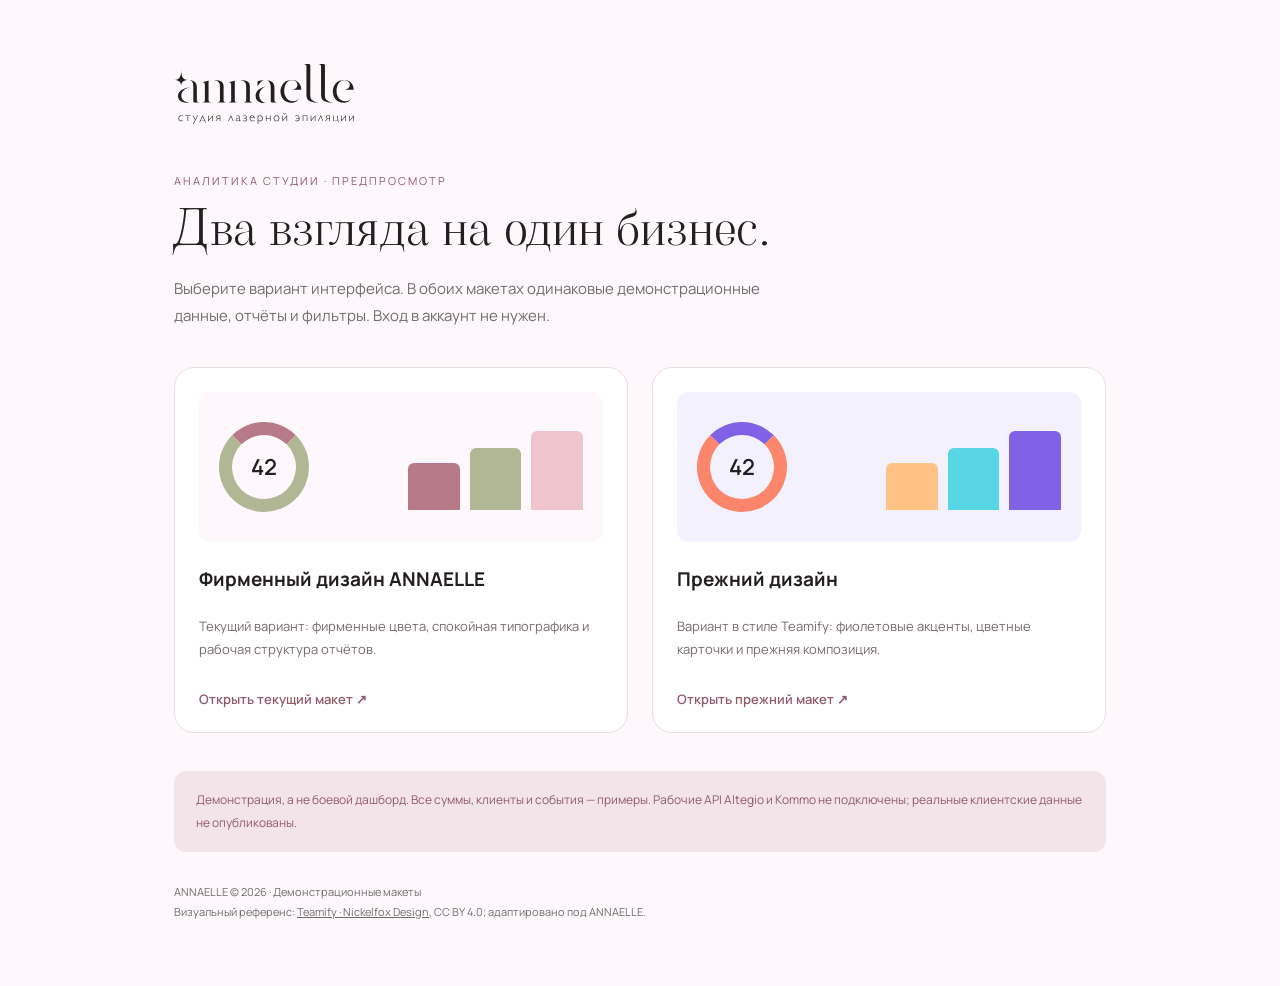
<file: docs/index.html>
<!doctype html>
<html lang="ru">
<head>
  <meta charset="utf-8">
  <meta name="viewport" content="width=device-width,initial-scale=1">
  <meta name="description" content="Два демонстрационных макета аналитики ANNAELLE для сравнения. Без входа, без клиентских данных.">
  <title>ANNAELLE · Сравнение макетов</title>
  <link rel="icon" href="current/assets/annaelle-symbol-ink.svg" type="image/svg+xml">
  <style>
    @font-face{font-family:Manrope;src:url('current/assets/Manrope-Variable.ttf') format('truetype');font-display:swap}
    @font-face{font-family:Viaoda;src:url('current/assets/ViaodaLibre-Regular.ttf') format('truetype');font-display:swap}
    *{box-sizing:border-box}body{margin:0;background:#fef7fb;color:#231f20;font-family:Manrope,Arial,sans-serif}
    main{max-width:980px;margin:0 auto;padding:64px 24px}header img{width:180px;height:auto}.eyebrow{font-size:11px;text-transform:uppercase;letter-spacing:2px;color:#915b69;margin:44px 0 12px}h1{font-family:Viaoda,Georgia,serif;font-size:50px;font-weight:400;line-height:1.1;margin:0 0 20px}header p{font-size:15px;color:#756b6e;max-width:590px;line-height:1.8}
    .cards{display:grid;grid-template-columns:1fr 1fr;gap:24px;margin:38px 0}.card{display:flex;flex-direction:column;color:inherit;text-decoration:none;background:white;border:1px solid #e8dfe1;border-radius:20px;padding:24px;transition:transform .2s,box-shadow .2s}.card:hover{transform:translateY(-3px);box-shadow:0 14px 40px #915b6910}.card:focus-visible{outline:3px solid #b77a88;outline-offset:4px}.mini{height:150px;background:#fef7fb;border-radius:12px;display:grid;grid-template-columns:1fr 1fr;gap:14px;align-items:center;padding:20px}.mini.classic{background:#f4f1ff}.ring{height:90px;width:90px;border:13px solid #b1b795;border-top-color:#b77a88;border-radius:50%;display:grid;place-items:center;font-size:22px;font-weight:600}.classic .ring{border-color:#fc866c;border-top-color:#8162e6}.bars{display:flex;align-items:end;gap:10px;height:86px}.bars span{flex:1;min-width:0;background:#b77a88;border-radius:6px 6px 0 0;height:54%}.bars span:nth-child(2){height:72%;background:#b1b795}.bars span:nth-child(3){height:92%;background:#f0c4cd}.classic .bars span{background:#ffc485}.classic .bars span:nth-child(2){background:#58d6e5}.classic .bars span:nth-child(3){background:#8162e6}h2{font-size:19px;margin:24px 0 10px}.card p{color:#756b6e;font-size:13px;line-height:1.8;min-height:47px}.open{color:#915b69;font-size:13px;font-weight:600;margin-top:auto;padding-top:15px}.note{background:#f3e4ea;border-radius:12px;padding:18px 22px;font-size:12px;color:#915b69;line-height:1.9}footer{font-size:11px;color:#756b6e;margin-top:30px;line-height:1.8}footer a{color:inherit}
    @media(max-width:620px){main{padding:36px 20px}h1{font-size:39px}.cards{grid-template-columns:1fr;gap:18px}.eyebrow{margin-top:35px}.mini{height:135px}}@media(prefers-reduced-motion:reduce){.card{transition:none}.card:hover{transform:none}}
  </style>
</head>
<body>
  <main>
    <header><img src="current/assets/annaelle-logo-ink.svg" alt="ANNAELLE"><div class="eyebrow">Аналитика студии · Предпросмотр</div><h1>Два взгляда на один бизнес.</h1><p>Выберите вариант интерфейса. В обоих макетах одинаковые демонстрационные данные, отчёты и фильтры. Вход в аккаунт не нужен.</p></header>
    <div class="cards">
      <a class="card" href="current/#overview?branch=all&amp;period=month"><div class="mini" aria-hidden="true"><div class="ring">42</div><div class="bars"><span></span><span></span><span></span></div></div><h2>Фирменный дизайн ANNAELLE</h2><p>Текущий вариант: фирменные цвета, спокойная типографика и рабочая структура отчётов.</p><span class="open">Открыть текущий макет ↗</span></a>
      <a class="card" href="classic/#overview?branch=all&amp;period=month"><div class="mini classic" aria-hidden="true"><div class="ring">42</div><div class="bars"><span></span><span></span><span></span></div></div><h2>Прежний дизайн</h2><p>Вариант в стиле Teamify: фиолетовые акценты, цветные карточки и прежняя композиция.</p><span class="open">Открыть прежний макет ↗</span></a>
    </div>
    <div class="note">Демонстрация, а не боевой дашборд. Все суммы, клиенты и события — примеры. Рабочие API Altegio и Kommo не подключены; реальные клиентские данные не опубликованы.</div>
    <footer>ANNAELLE © 2026 · Демонстрационные макеты<br>Визуальный референс: <a href="https://www.figma.com/community/file/1098150095325976869/teamify-team-dashboard" target="_blank" rel="noopener noreferrer">Teamify · Nickelfox Design</a>, CC BY 4.0; адаптировано под ANNAELLE.</footer>
  </main>
</body>
</html>
</file>
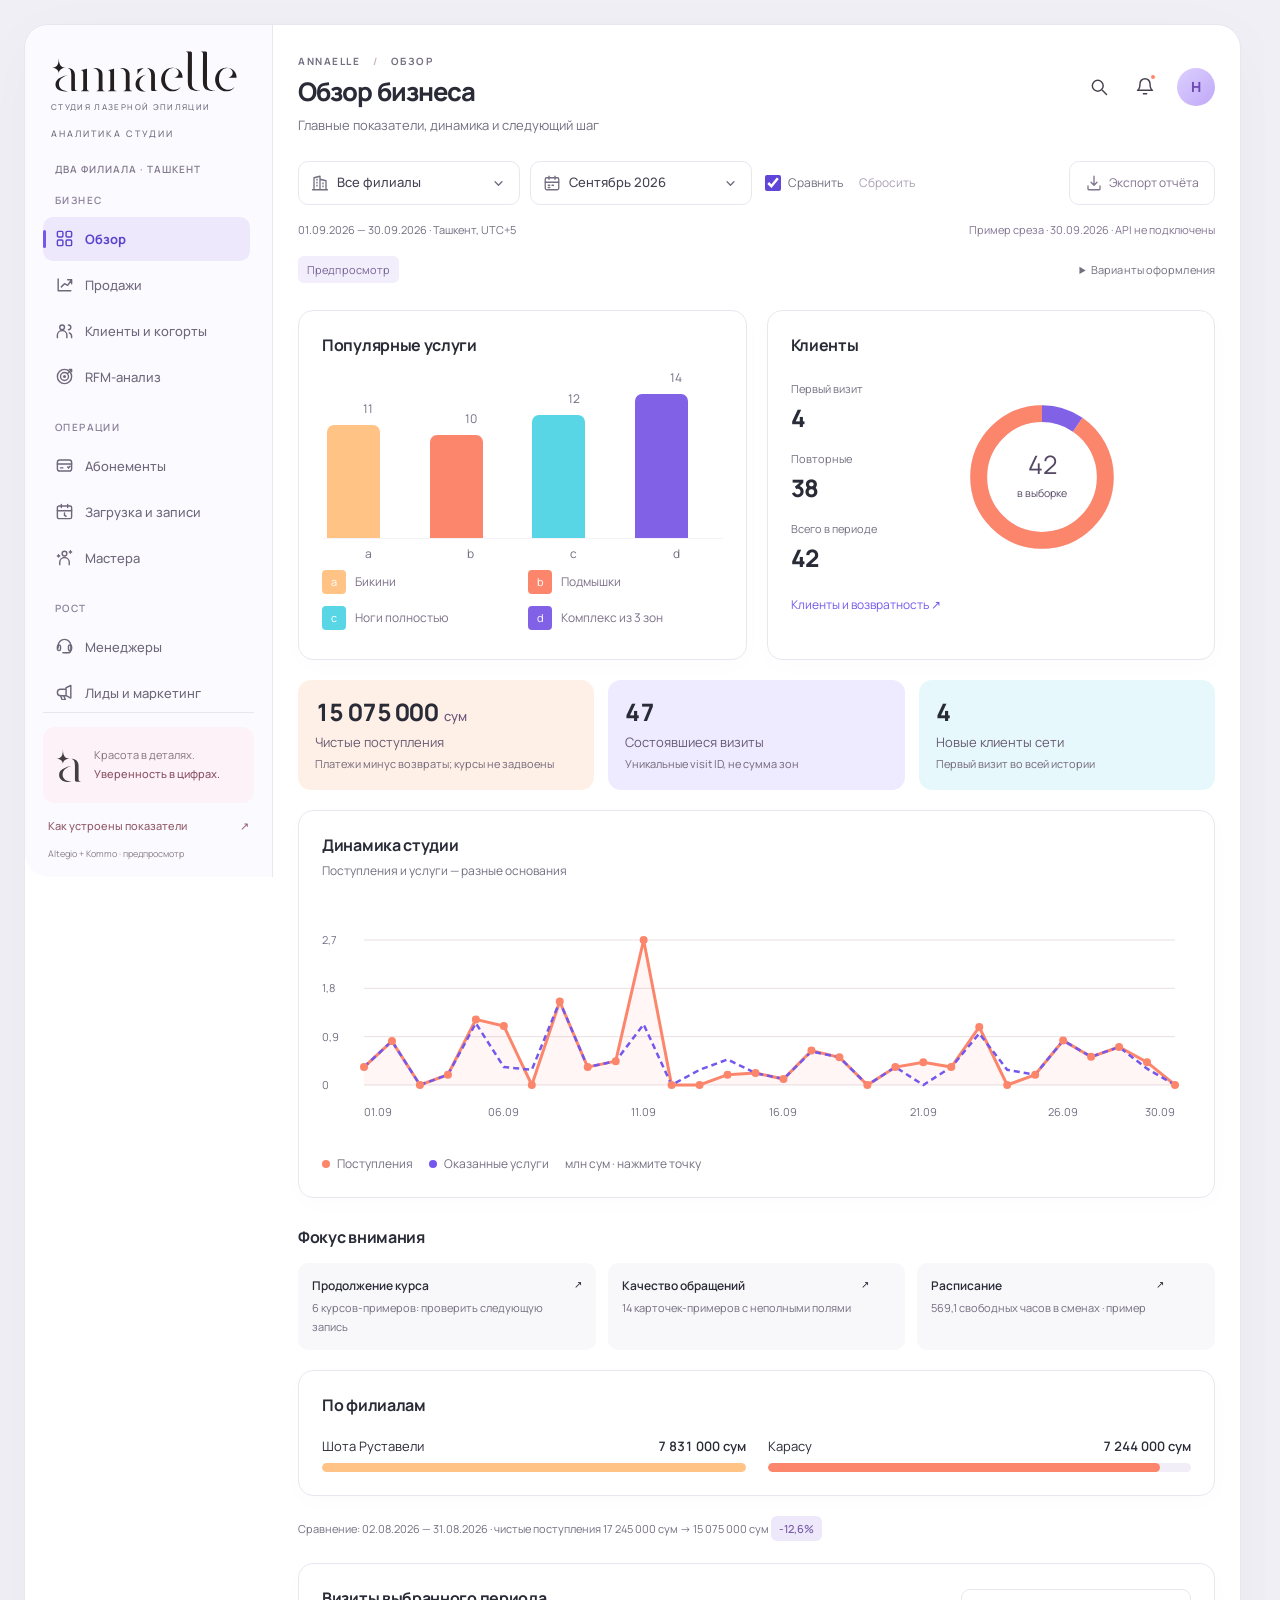
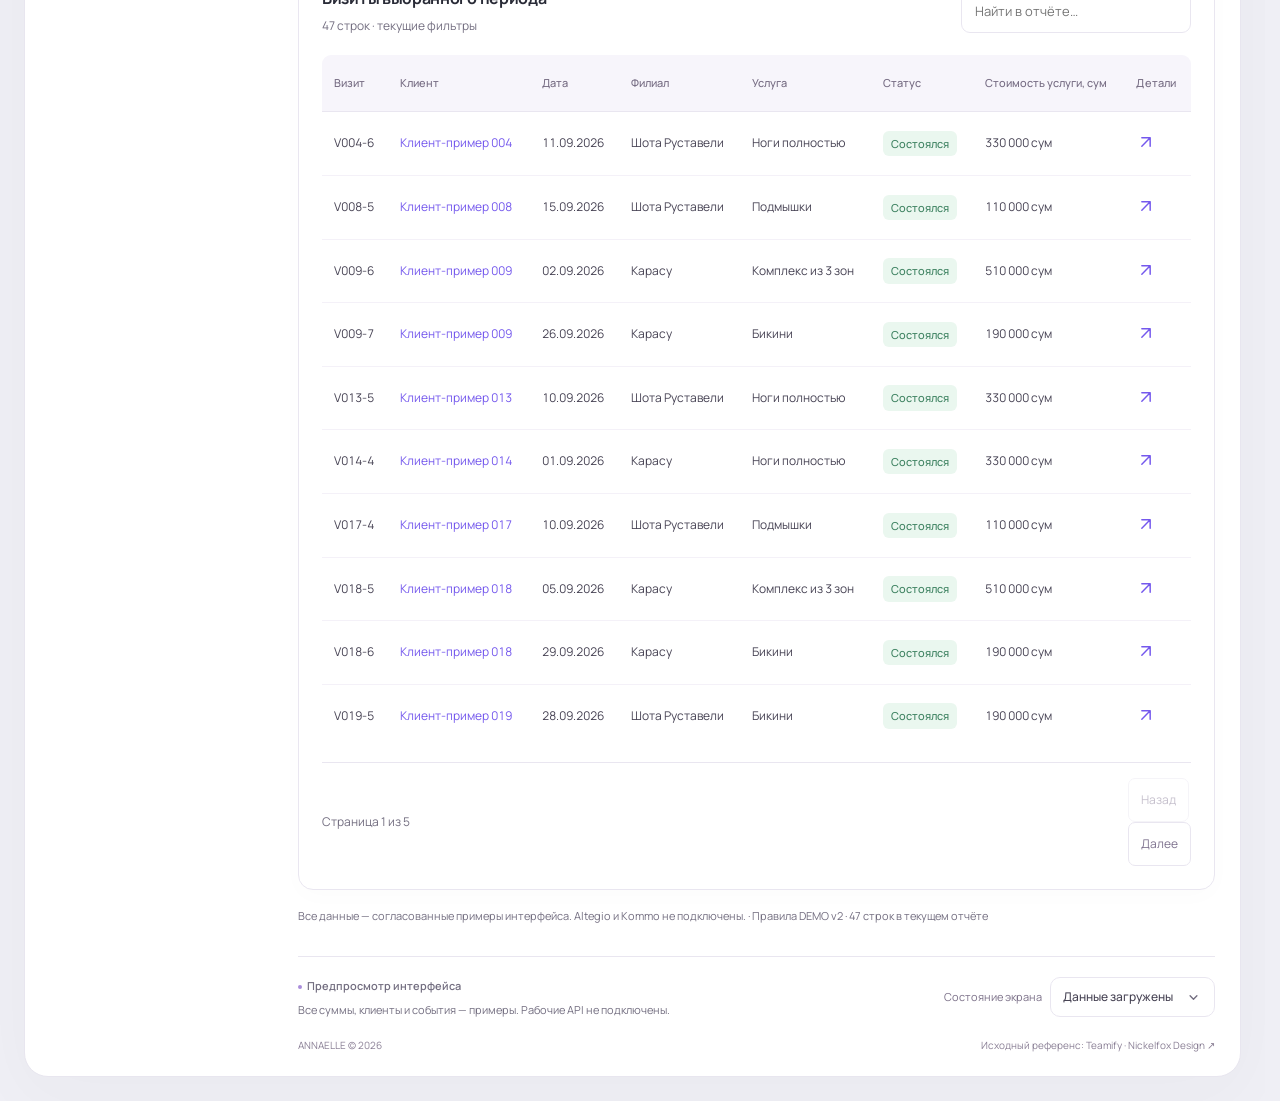
<file: docs/classic/index.html>
<!doctype html>
<html lang="ru">
<head>
  <meta charset="utf-8">
  <meta name="viewport" content="width=device-width,initial-scale=1">
  <meta name="theme-color" content="#fbfaff">
  <meta name="description" content="ANNAELLE — аналитика студии: продажи, клиенты, абонементы и работа команды. Интерактивный демонстрационный макет.">
  <title>ANNAELLE · Аналитика студии</title>
  <script src="appearance.js?v=20261007-2"></script>
  <link rel="icon" href="assets/annaelle-symbol-ink.svg" type="image/svg+xml">
  <link rel="preload" href="assets/Manrope-Variable.ttf" as="font" type="font/ttf" crossorigin>
  <link rel="stylesheet" href="styles.css?v=20261007-5">
  <link rel="stylesheet" href="comparison-theme.css?v=20261007-2">
  <link rel="stylesheet" href="ui-polish.css?v=20261007-1">
  <link rel="stylesheet" href="appearance.css?v=20261007-2">
  <link rel="stylesheet" href="select-controls.css?v=20261007-2">
  <link rel="stylesheet" href="rfm-views.css?v=20261007-2">
  <script src="comparison-theme.js?v=20261007-2" defer></script>
  <script src="rfm-views.js?v=20261007-2" defer></script>
  <script src="app.js?v=20261007-6" defer></script>
  <script src="ui-polish.js?v=20261007-2" defer></script>
  <script src="select-controls.js?v=20261007-2" defer></script>
  <script src="chart-polish.js?v=20261007-1" defer></script>
  <script src="../switch-design.js" defer></script>
</head>
<body>
  <div class="boot-screen" id="boot-screen" role="status" aria-live="polite"><div id="boot-mark"></div><img class="boot-wordmark" src="assets/annaelle-wordmark.svg" alt="ANNAELLE" width="192" height="42"><span class="boot-caption">Готовим пространство аналитики</span></div>
  <a class="skip-link" href="#view">К содержимому</a>
  <div class="app-shell">
    <aside class="sidebar" id="sidebar" aria-label="Основная навигация">
      <a class="brand" href="#overview" aria-label="ANNAELLE — обзор бизнеса"><img src="assets/annaelle-wordmark.svg" alt="annaelle" width="186" height="41"><span class="brand-tagline">СТУДИЯ ЛАЗЕРНОЙ ЭПИЛЯЦИИ</span><small>АНАЛИТИКА СТУДИИ</small></a>
      <div class="workspace-label">ДВА ФИЛИАЛА · ТАШКЕНТ</div>
      <nav id="navigation" aria-label="Разделы аналитики"></nav>
      <div class="sidebar-bottom">
        <div class="sidebar-note"><img src="assets/annaelle-symbol-ink.svg" alt=""><p>Красота в деталях.<br><strong>Уверенность в цифрах.</strong></p></div>
        <button class="sidebar-cta" id="help-button">Как устроены показатели <span>↗</span></button>
        <div class="source-status">Altegio + Kommo · предпросмотр</div>
      </div>
    </aside>
    <button class="sidebar-backdrop" id="sidebar-backdrop" aria-label="Закрыть меню" hidden></button>
    <main class="main">
      <header class="header">
        <div class="heading-group"><button class="icon-button mobile-menu" id="menu-button" aria-label="Открыть меню" aria-expanded="false"></button><div><div class="eyebrow">ANNAELLE <span>/</span> <span id="breadcrumb-current">Аналитика</span></div><h1 id="page-title">Обзор бизнеса</h1><p id="page-subtitle">Вся студия в одном пространстве</p></div></div>
        <div class="header-actions">
          <button class="icon-button" id="search-button" aria-label="Поиск по аналитике" title="Поиск · Ctrl K"></button>
          <button class="icon-button notification-button" id="notifications-button" aria-label="Открыть уведомления"><span class="notification-dot"></span></button>
          <button class="profile-button" id="profile-button" aria-label="Профиль Николая"><span class="avatar">Н</span><span class="profile-name">Николай<small>Владелец</small></span><span class="profile-chevron">⌄</span></button>
        </div>
      </header>
      <section class="toolbar" aria-label="Фильтры отчёта">
        <div class="filter-group">
          <label class="select-wrap"><span class="filter-icon" id="branch-icon"></span><select id="branch-filter" aria-label="Филиал"><option value="all">Все филиалы</option><option value="shota">Шота Руставели</option><option value="karasu">Карасу</option></select></label>
          <label class="select-wrap"><span class="filter-icon" id="period-icon"></span><select id="period-filter" aria-label="Период"><option value="month">Сентябрь 2026</option><option value="october">1–7 октября 2026</option><option value="week">Последние 7 дней</option><option value="year">С начала работы</option></select></label>
          <label class="compare-control"><input type="checkbox" id="compare-toggle" checked><span>Сравнить</span></label>
          <button class="text-button" id="reset-filter">Сбросить</button>
        </div>
        <button class="outline-button" id="export-button">Экспорт</button>
      </section>
      <div class="context-bar"><span id="date-label">1–30 сентября 2026 · Ташкент, UTC+5</span><span id="sync-summary">Предпросмотр · пример данных</span></div>
      <div class="context-comparison"><span class="preview-pill">Предпросмотр</span><details class="design-options"><summary>Варианты оформления</summary><div><a href="../current/#overview" data-design-target="../current/">Другой вариант оформления ↗</a><a href="../">Сравнить макеты</a></div></details></div>
      <div id="view" tabindex="-1" aria-label="Содержимое выбранного раздела"></div>
      <footer class="footer"><div><span class="demo-badge"><span></span>Предпросмотр интерфейса</span><p>Все суммы, клиенты и события — примеры. Рабочие API не подключены.</p></div><label class="state-control">Состояние экрана <select id="view-state" aria-label="Состояние экрана"><option value="ready">Данные загружены</option><option value="loading">Загрузка</option><option value="empty">Нет данных</option><option value="error">Ошибка</option><option value="stale">Данные устарели</option></select></label></footer>
      <div class="design-credit">ANNAELLE © 2026 <a href="https://www.figma.com/community/file/1098150095325976869/teamify-team-dashboard" target="_blank" rel="noopener noreferrer">Исходный референс: Teamify · Nickelfox Design ↗</a></div>
    </main>
  </div>
  <div class="toast" id="toast" role="status" aria-live="polite"></div>
  <div class="modal-backdrop" id="modal-backdrop" hidden></div>
  <section class="drawer" id="drawer" role="dialog" aria-modal="true" aria-labelledby="drawer-title" hidden><div class="drawer-header"><div><span class="eyebrow">ANNAELLE / ДЕТАЛИ</span><h2 id="drawer-title"></h2></div><button class="icon-button" id="drawer-close" aria-label="Закрыть панель"></button></div><div id="drawer-content" class="drawer-content"></div></section>
  <section class="search-modal" id="search-modal" role="dialog" aria-modal="true" aria-label="Поиск" hidden><div class="search-field"><span id="search-field-icon"></span><input id="global-search" aria-label="Найти раздел или клиента" placeholder="Найти раздел или клиента…" autocomplete="off"><button id="search-close" class="keycap" aria-label="Закрыть поиск">Esc</button></div><div id="search-results"></div><div class="search-hint">Ctrl K — открыть поиск <span>Демонстрационные данные</span></div></section>
  <noscript><div class="noscript">Для интерактивного макета включите JavaScript.</div></noscript>
</body>
</html>
</file>
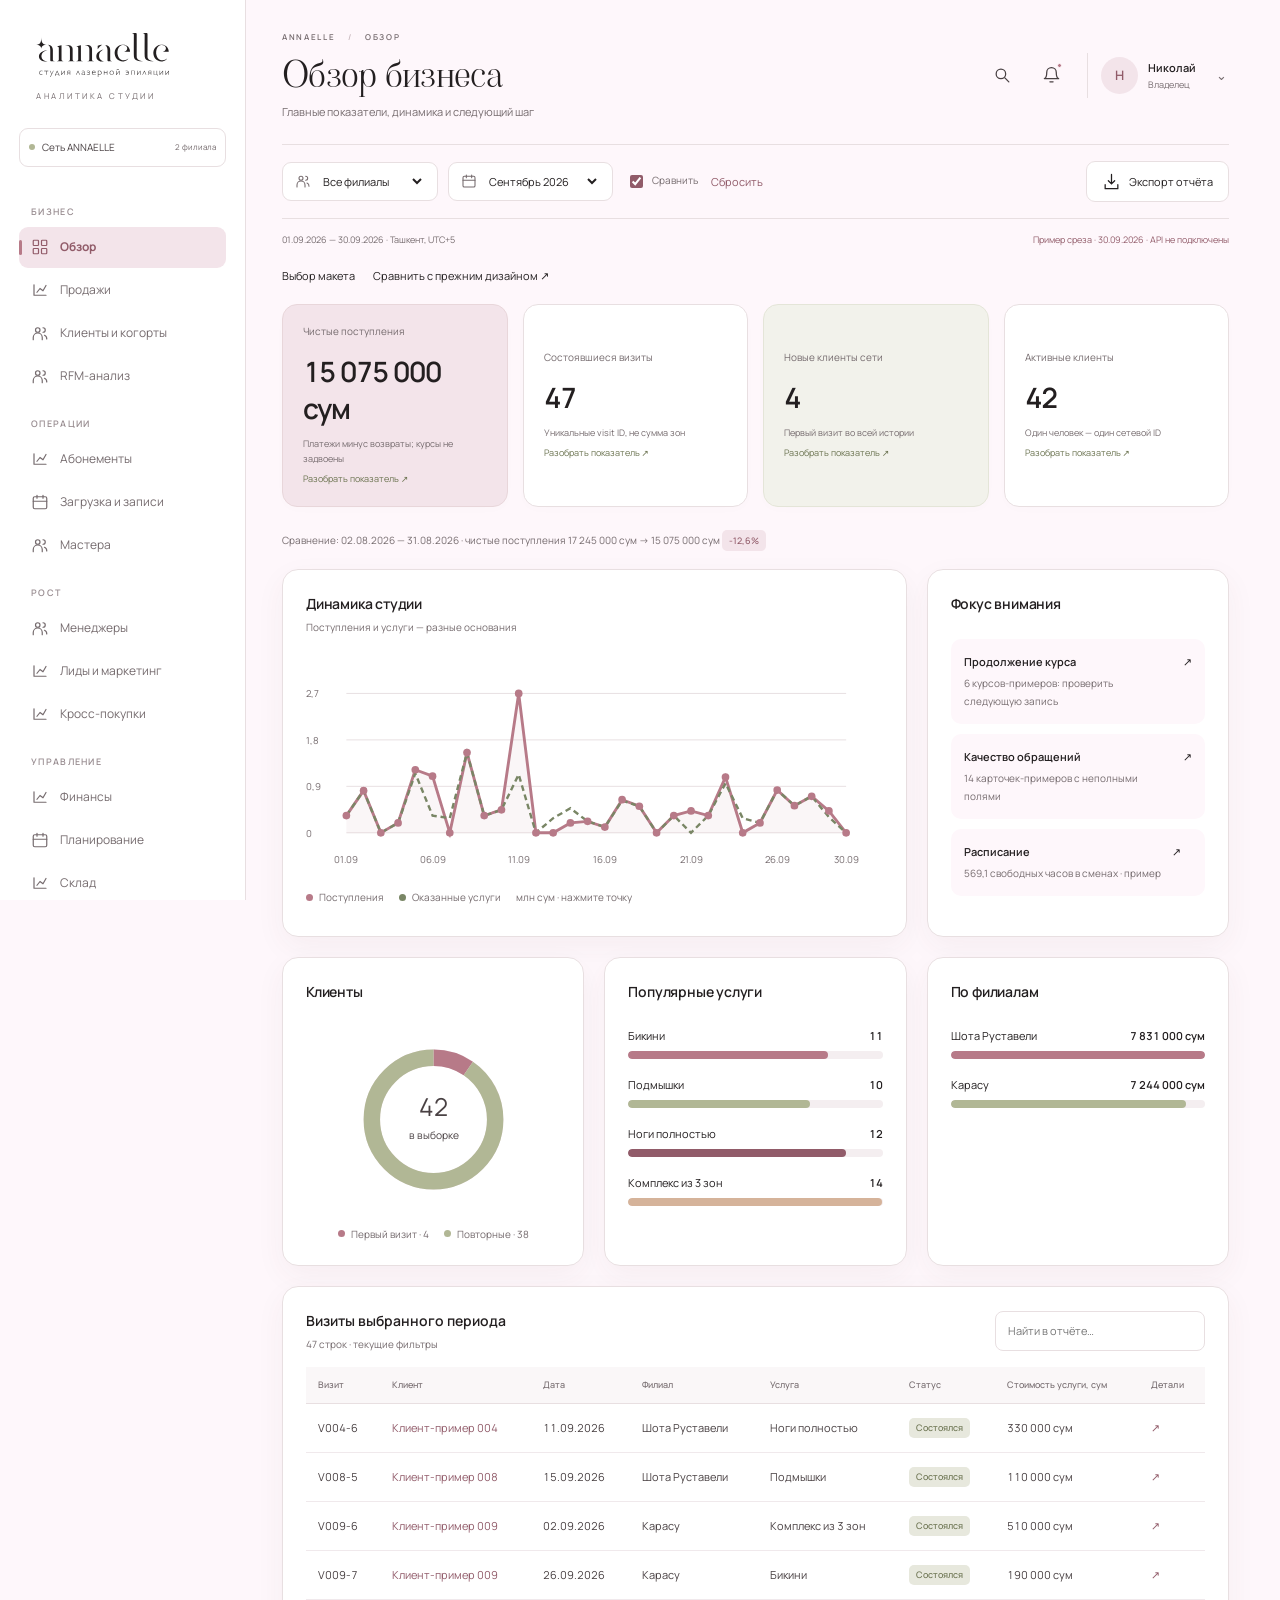
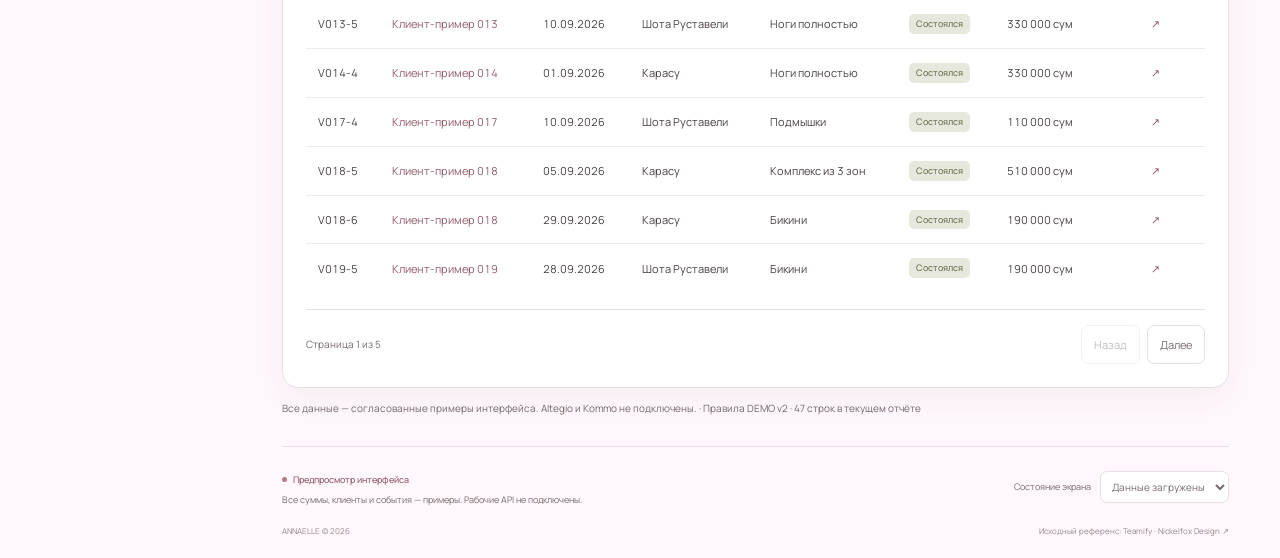
<file: docs/current/index.html>
<!doctype html>
<html lang="ru">
<head>
  <meta charset="utf-8">
  <meta name="viewport" content="width=device-width,initial-scale=1">
  <meta name="theme-color" content="#fef7fb">
  <meta name="description" content="ANNAELLE — рабочий интерфейс аналитики студии. Предпросмотр отчётов, клиентов, абонементов и финансов на примере данных.">
  <title>ANNAELLE · Аналитика</title>
  <link rel="icon" href="assets/annaelle-symbol-ink.svg" type="image/svg+xml">
  <link rel="stylesheet" href="styles.css?v=20261007-5">
  <script src="app.js?v=20261007-5" defer></script>
  <script src="../switch-design.js" defer></script>
</head>
<body>
  <a class="skip-link" href="#view">К содержимому</a>
  <div class="app-shell">
    <aside class="sidebar" id="sidebar" aria-label="Основная навигация">
      <a class="brand" href="#overview" aria-label="ANNAELLE — обзор бизнеса"><img src="assets/annaelle-logo-ink.svg" alt="annaelle"><small>АНАЛИТИКА СТУДИИ</small></a>
      <div class="workspace-label"><span class="studio-dot"></span> Сеть ANNAELLE <span class="workspace-count">2 филиала</span></div>
      <nav id="navigation" aria-label="Разделы аналитики"></nav>
      <div class="sidebar-bottom">
        <div class="sidebar-note"><img src="assets/annaelle-symbol-ink.svg" alt=""><p>Красота в деталях.<br><strong>Уверенность в цифрах.</strong></p></div>
        <button class="sidebar-cta" id="help-button">Как устроены показатели <span>↗</span></button>
        <div class="source-status">Altegio + Kommo · предпросмотр</div>
      </div>
    </aside>
    <button class="sidebar-backdrop" id="sidebar-backdrop" aria-label="Закрыть меню" hidden></button>
    <main class="main">
      <header class="header">
        <div class="heading-group"><button class="icon-button mobile-menu" id="menu-button" aria-label="Открыть меню" aria-expanded="false"></button><div><div class="eyebrow">ANNAELLE <span>/</span> <span id="breadcrumb-current">Аналитика</span></div><h1 id="page-title">Обзор бизнеса</h1><p id="page-subtitle">Вся студия в одном пространстве</p></div></div>
        <div class="header-actions">
          <button class="icon-button" id="search-button" aria-label="Поиск по аналитике" title="Поиск · Ctrl K"></button>
          <button class="icon-button notification-button" id="notifications-button" aria-label="Открыть уведомления"><span class="notification-dot"></span></button>
          <button class="profile-button" id="profile-button" aria-label="Профиль Николая"><span class="avatar">Н</span><span class="profile-name">Николай<small>Владелец</small></span><span class="profile-chevron">⌄</span></button>
        </div>
      </header>
      <section class="toolbar" aria-label="Фильтры отчёта">
        <div class="filter-group">
          <label class="select-wrap"><span class="filter-icon" id="branch-icon"></span><select id="branch-filter" aria-label="Филиал"><option value="all">Все филиалы</option><option value="shota">Шота Руставели</option><option value="karasu">Карасу</option></select></label>
          <label class="select-wrap"><span class="filter-icon" id="period-icon"></span><select id="period-filter" aria-label="Период"><option value="month">Сентябрь 2026</option><option value="october">1–7 октября 2026</option><option value="week">Последние 7 дней</option><option value="year">С начала работы</option></select></label>
          <label class="compare-control"><input type="checkbox" id="compare-toggle" checked><span>Сравнить</span></label>
          <button class="text-button" id="reset-filter">Сбросить</button>
        </div>
        <button class="outline-button" id="export-button">Экспорт</button>
      </section>
      <div class="context-bar"><span id="date-label">1–30 сентября 2026 · Ташкент, UTC+5</span><span id="sync-summary">Предпросмотр · пример данных</span></div>
      <div style="display:flex;gap:18px;flex-wrap:wrap;font-size:11px;margin:0 0 20px"><a href="../">Выбор макета</a><a href="../classic/#overview" data-design-target="../classic/">Сравнить с прежним дизайном ↗</a></div>
      <div id="view" tabindex="-1" aria-label="Содержимое выбранного раздела"></div>
      <footer class="footer"><div><span class="demo-badge"><span></span>Предпросмотр интерфейса</span><p>Все суммы, клиенты и события — примеры. Рабочие API не подключены.</p></div><label class="state-control">Состояние экрана <select id="view-state" aria-label="Состояние экрана"><option value="ready">Данные загружены</option><option value="loading">Загрузка</option><option value="empty">Нет данных</option><option value="error">Ошибка</option><option value="stale">Данные устарели</option></select></label></footer>
      <div class="design-credit">ANNAELLE © 2026 <a href="https://www.figma.com/community/file/1098150095325976869/teamify-team-dashboard" target="_blank" rel="noopener noreferrer">Исходный референс: Teamify · Nickelfox Design ↗</a></div>
    </main>
  </div>
  <div class="toast" id="toast" role="status" aria-live="polite"></div>
  <div class="modal-backdrop" id="modal-backdrop" hidden></div>
  <section class="drawer" id="drawer" role="dialog" aria-modal="true" aria-labelledby="drawer-title" hidden><div class="drawer-header"><div><span class="eyebrow">ANNAELLE / ДЕТАЛИ</span><h2 id="drawer-title"></h2></div><button class="icon-button" id="drawer-close" aria-label="Закрыть панель"></button></div><div id="drawer-content" class="drawer-content"></div></section>
  <section class="search-modal" id="search-modal" role="dialog" aria-modal="true" aria-label="Поиск" hidden><div class="search-field"><span id="search-field-icon"></span><input id="global-search" aria-label="Найти раздел или клиента" placeholder="Найти раздел или клиента…" autocomplete="off"><button id="search-close" class="keycap" aria-label="Закрыть поиск">Esc</button></div><div id="search-results"></div><div class="search-hint">Ctrl K — открыть поиск <span>Демонстрационные данные</span></div></section>
  <noscript><div class="noscript">Для интерактивного макета включите JavaScript.</div></noscript>
</body>
</html>
</file>
<file: docs/classic/styles.css>
@font-face{font-family:AnnaelleUI;src:url("assets/Manrope-Variable.ttf") format("truetype");font-weight:200 800;font-display:swap}
@font-face{font-family:AnnaelleDisplay;src:url("assets/ViaodaLibre-Regular.ttf") format("truetype");font-weight:400;font-display:swap}
:root{--rose:#b77a88;--rose-dark:#915b69;--rose-soft:#d8bac0;--rose-mist:#e8d6da;--blush:#f3e4ea;--milk:#fef7fb;--olive:#b1b795;--olive-dark:#6b7350;--olive-soft:#e7e8dd;--peach:#fff5ef;--ink:#231f20;--ink-soft:#494143;--muted:#756b6e;--line:#e8dfe1;--surface:#fff;--danger:#a94959;--danger-soft:#f7e8eb;--shadow-sm:0 10px 30px rgba(92,60,68,.05);--shadow-md:0 18px 48px rgba(92,60,68,.12);--sidebar:246px;--font:AnnaelleUI,"Avenir Next",system-ui,sans-serif;--purple:var(--rose);--purple-dark:var(--rose-dark);--lavender:var(--blush);--coral:#c9947f;--cyan:#94aba7;--green:var(--olive-dark)}
*{box-sizing:border-box}
html{scrollbar-gutter:stable;scroll-behavior:auto}
body{margin:0;background:var(--milk);color:var(--ink);font:13px/1.55 var(--font);-webkit-font-smoothing:antialiased}
button,input,select,textarea{font:inherit;color:inherit}
button,a,select{-webkit-tap-highlight-color:transparent;touch-action:manipulation}
button{border:0;background:none;cursor:pointer;position:relative;transition:background .16s,color .16s,box-shadow .16s,opacity .16s}
button:active{opacity:.76}
button:disabled{cursor:not-allowed;opacity:.45}
a{color:inherit;text-decoration:none}
button:focus-visible,a:focus-visible,input:focus-visible,select:focus-visible{outline:2px solid var(--rose-dark);outline-offset:4px}
[hidden]{display:none!important}
svg{display:block}
button svg{width:19px;height:19px;flex-shrink:0}
.skip-link{position:fixed;z-index:100;left:16px;top:-80px;background:#fff;padding:12px;border:1px solid var(--rose)}
.skip-link:focus{top:12px}
.app-shell{display:grid;grid-template-columns:var(--sidebar) minmax(0,1fr);min-height:100vh;max-width:1920px;margin:auto}
.sidebar{background:#fff;border-right:1px solid var(--line);padding:30px 19px 20px;position:sticky;top:0;height:100dvh;overflow-y:auto;display:flex;flex-direction:column;scrollbar-width:thin;scrollbar-color:var(--rose-mist) transparent}
.brand{display:block;margin:3px 17px 25px;width:162px}
.brand img{width:155px;height:44px;object-fit:contain;object-position:left center}
.brand small{display:block;font-size:8px;letter-spacing:2.5px;color:var(--muted);margin-top:8px}
.workspace-label{display:flex;align-items:center;gap:7px;font-size:10px;color:var(--ink-soft);border:1px solid var(--line);border-radius:9px;padding:11px 9px;margin-bottom:20px;white-space:nowrap}
.workspace-count{font-size:8px;color:var(--muted);margin-left:auto}
.studio-dot{width:6px;height:6px;background:var(--olive);border-radius:50%}
.nav-group,.nav-group-label,.nav-group-title,.nav-heading{color:#998d91;font-size:9px;letter-spacing:1.3px;text-transform:uppercase;padding:18px 12px 6px;font-weight:600}
.nav-item{display:flex;align-items:center;width:100%;gap:11px;padding:10px 12px;margin:2px 0;border-radius:9px;min-height:41px;text-align:left;color:var(--muted);font-size:12px;white-space:nowrap}
.nav-item svg{width:18px;height:18px;flex:none;stroke-width:1.6}
.nav-item:hover{background:var(--milk);color:var(--rose-dark)}
.nav-item.active{background:var(--blush);color:var(--rose-dark);font-weight:700}
.nav-item.active:before{content:"";width:3px;position:absolute;left:0;height:15px;border-radius:2px;background:var(--rose)}
.nav-count{margin-left:auto;font-size:9px;background:white;padding:1px 6px;border-radius:5px}
.nav-separator{height:1px;background:var(--line);margin:14px 12px}
.sidebar-bottom{margin-top:auto;padding-top:28px}
.sidebar-note{display:flex;align-items:center;gap:13px;padding:14px 12px;background:var(--milk);border-radius:12px}
.sidebar-note img{width:27px;height:35px;opacity:.65}
.sidebar-note p{font-size:10px;line-height:1.9;color:var(--muted);margin:0}
.sidebar-note strong{font-weight:500;color:var(--rose-dark)}
.sidebar-cta{display:flex;align-items:center;justify-content:space-between;width:100%;padding:13px 10px 7px;font-size:10px;color:var(--rose-dark)}
.source-status{font-size:8px;color:var(--muted);padding:9px 10px}
.main{padding:31px 36px 20px;min-width:0}
.header{display:flex;align-items:center;justify-content:space-between;gap:18px;min-height:84px;margin-bottom:24px}
.heading-group{display:flex;align-items:center;gap:12px;min-width:0}
.eyebrow{font-size:8px;letter-spacing:1.65px;color:var(--muted);font-weight:600;text-transform:uppercase}
.eyebrow span:first-child{margin:0 9px;color:#c5b5ba}
.header h1{font-family:AnnaelleDisplay,Georgia,serif;font-size:37px;font-weight:400;line-height:1.25;margin:8px 0 5px;letter-spacing:-.7px}
.header p{margin:0;font-size:11px;color:var(--muted)}
.header-actions{display:flex;align-items:center;gap:10px}
.icon-button{width:39px;height:39px;border-radius:50%;display:inline-flex;justify-content:center;align-items:center;color:var(--ink-soft);flex-shrink:0}
.icon-button:hover{background:var(--blush)}
.notification-dot{width:5px;height:5px;background:var(--rose);border:1px solid var(--milk);border-radius:50%;position:absolute;top:7px;right:9px}
.profile-button{display:flex;align-items:center;gap:10px;text-align:left;padding:4px 2px 4px 13px;border-left:1px solid var(--line);margin-left:6px}
.avatar,.client-avatar{display:inline-grid;place-items:center;width:37px;height:37px;border-radius:50%;background:var(--blush);color:var(--rose-dark);font-weight:600;flex:none}
.profile-name{font-size:11px;font-weight:600}
.profile-name small{display:block;font-size:9px;font-weight:400;color:var(--muted);margin-top:2px}
.profile-chevron{color:var(--muted);margin-left:10px}
.toolbar{display:flex;align-items:center;justify-content:space-between;gap:12px;padding:16px 0;border-top:1px solid var(--line);border-bottom:1px solid var(--line)}
.filter-group{display:flex;align-items:center;gap:10px;flex-wrap:wrap}
.select-wrap{display:flex;align-items:center;gap:8px;border:1px solid var(--line);border-radius:9px;background:white;padding:0 12px;min-height:39px}
.filter-icon svg{width:16px;height:16px;color:var(--muted)}
select{border:0;background:transparent;cursor:pointer;font-size:11px;outline-offset:1px}
.select-wrap select{max-width:187px;min-height:37px}
.text-button,.link-button{font-size:11px;color:var(--rose-dark);padding:6px 0;display:inline-flex;align-items:center;gap:6px}
.text-button:hover,.link-button:hover{text-decoration:underline}
.outline-button,.primary-button{display:inline-flex;align-items:center;justify-content:center;gap:8px;border:1px solid var(--line);border-radius:9px;padding:10px 15px;min-height:39px;font-size:11px;white-space:nowrap;background:white}
.outline-button:hover{border-color:var(--rose-soft);background:var(--milk)}
.primary-button{background:var(--rose-dark);border-color:var(--rose-dark);color:#fff}
.primary-button:hover{background:#784655}
.compare-control{display:flex;align-items:center;gap:6px;font-size:10px;color:var(--muted);margin:0 3px}
input[type=checkbox]{accent-color:var(--rose-dark)}
.context-bar{display:flex;align-items:center;justify-content:space-between;gap:15px;font-size:9px;color:var(--muted);padding:14px 0 20px}
#sync-summary{color:var(--rose-dark)}
#view{min-height:610px;outline:none}
.page-intro{display:none}
.page-intro .kicker,.kicker{font-size:9px;letter-spacing:1.4px;text-transform:uppercase;color:var(--rose-dark)}
.page-intro h2{font-family:AnnaelleDisplay,Georgia,serif;font-size:30px;font-weight:400;margin:5px 0}
.page-intro p{color:var(--muted);font-size:11px;margin:0;max-width:680px}
.metric-grid{display:grid;grid-template-columns:repeat(4,minmax(0,1fr));gap:15px;margin-bottom:23px}
.metric-card{border:1px solid var(--line);border-radius:15px;background:white;padding:19px 20px;min-height:146px;position:relative;box-shadow:0 3px 12px #5c3c4403;overflow:hidden;text-align:left}
.metric-card:first-child{background:var(--blush);border-color:var(--rose-mist)}
.metric-card:nth-child(3){background:#f2f2eb;border-color:#e4e5d8}
.metric-card .mini-label,.metric-card label,.metric-label{display:flex;align-items:center;justify-content:space-between;gap:7px;color:var(--muted);font-size:10px}
.metric-card strong{display:block;font-size:28px;line-height:1.3;font-weight:600;letter-spacing:-1px;margin:14px 0 10px;font-variant-numeric:tabular-nums}
.metric-card strong small{display:inline;font-size:12px;letter-spacing:0;color:var(--muted);font-weight:400}
.metric-card small,.metric-meta{display:block;font-size:9px;color:var(--muted);line-height:1.7}
.metric-card button{position:absolute;inset:0;width:100%;height:100%;border-radius:inherit}
.metric-card button:focus-visible{outline-offset:-3px}
.trend{display:inline-flex;gap:4px;font-size:9px;color:var(--olive-dark)}
.trend.negative,.trend.down{color:var(--danger)}
.metric-card .trend{margin-right:4px}
.section-grid{display:grid;grid-template-columns:repeat(2,minmax(0,1fr));gap:20px;margin-bottom:20px}
.overview-grid{display:grid;grid-template-columns:repeat(3,minmax(0,1fr));gap:20px;margin-bottom:20px}
.wide-panel{grid-column:span 2}
.panel{background:white;border:1px solid var(--line);border-radius:16px;padding:23px;min-width:0;box-shadow:var(--shadow-sm)}
.panel+.panel:not(.section-grid .panel,.overview-grid .panel){margin-top:20px}
.panel-title{display:flex;align-items:flex-start;justify-content:space-between;gap:15px;margin-bottom:20px}
.panel-title h2,.panel>h2,.notifications h2{font-size:14px;font-weight:600;margin:0 0 4px;letter-spacing:-.2px}
.panel-title p,.panel-subtitle,.panel-meta{font-size:10px;color:var(--muted);margin:4px 0 0;line-height:1.6}
.panel-title .link-button{flex-shrink:0;font-size:10px}
.panel-title small{font-size:9px;color:var(--muted)}
.report-meta{font-size:10px;color:var(--muted);margin:12px 0 18px;line-height:1.7}
.legend,.chart-legend{display:flex;align-items:center;gap:15px;flex-wrap:wrap;font-size:10px;color:var(--muted);margin:14px 0 8px}
.legend span,.chart-legend span{display:inline-flex;align-items:center;gap:6px}
.legend i,.chart-legend i,.legend-dot{width:7px;height:7px;border-radius:50%;display:inline-block;background:var(--rose)}
.chart{width:100%;overflow:hidden}
.chart-svg,.chart svg,.line-chart svg{width:100%;height:auto;min-height:200px;max-height:300px;overflow:visible}
.chart-svg text,.chart text{font:10px var(--font);fill:var(--muted)}
.chart-svg .chart-point{cursor:pointer}
.chart-point:hover{filter:drop-shadow(0 0 3px var(--rose-soft))}
.chart-axis{stroke:var(--line);stroke-width:1}
.chart-label,.chart-unit{font-size:9px;color:var(--muted)}
.bar-list{display:grid;gap:17px}
.bar-row{display:grid;gap:7px;font-size:11px;min-width:0}
.bar-row>div:first-child{display:flex;align-items:center;justify-content:space-between;gap:9px}
.bar-row strong{font-weight:600;font-size:11px;font-variant-numeric:tabular-nums}
.bar-row small{color:var(--muted);font-size:9px}
.bar-track,.progress{height:8px;border-radius:6px;background:#f4eef0;overflow:hidden}
.bar-fill,.progress>span,.progress>div{display:block;height:100%;min-width:1px;border-radius:inherit;background:var(--rose-soft)}
.bar-row:nth-child(2n) .bar-fill{background:var(--olive)}
.action-list{display:grid;gap:10px}
.action-row{display:flex;gap:11px;align-items:flex-start;width:100%;text-align:left;padding:13px 12px;background:var(--milk);border-radius:10px;border:1px solid transparent;font-size:11px}
.action-row:hover{border-color:var(--rose-mist)}
.action-row strong{font-size:11px;font-weight:600;display:block;margin-bottom:4px}
.action-row small,.action-row p{font-size:10px;color:var(--muted);margin:3px 0 0;line-height:1.7}
.action-row svg{width:17px;height:17px;flex:none;color:var(--rose-dark);margin-top:2px}
.action-row .badge{margin-left:auto;white-space:nowrap}
.badge{display:inline-flex;align-items:center;gap:4px;border-radius:5px;padding:3px 7px;font-size:9px;background:#f2edef;color:var(--muted);white-space:nowrap;font-weight:500}
.badge.green{background:var(--olive-soft);color:var(--olive-dark)}
.badge.rose{background:var(--blush);color:var(--rose-dark)}
.badge.amber{background:#faf0df;color:#8e6e36}
.badge.red,.badge.error{background:var(--danger-soft);color:var(--danger)}
.info-banner{display:flex;align-items:flex-start;gap:10px;background:#f0f1e8;color:var(--olive-dark);border:1px solid #e3e6d5;padding:13px 16px;border-radius:10px;font-size:11px;line-height:1.7;margin:0 0 20px}
.info-banner svg{width:18px;height:18px;flex:none;margin-top:1px}
.info-banner.warning{background:#fff7e9;border-color:#efdfc1;color:#876b3e}
.tabs,.segmented-control{display:flex;align-items:center;gap:6px;flex-wrap:wrap;margin:0 0 20px}
.tab,.segmented-control button{font-size:11px;padding:8px 14px;border:1px solid var(--line);border-radius:8px;background:white;color:var(--muted);min-height:37px}
.tab.active,.segmented-control button.active{background:var(--ink-soft);color:white;border-color:var(--ink-soft)}
.table-toolbar{display:flex;align-items:center;justify-content:space-between;gap:14px;flex-wrap:wrap;margin-bottom:15px}
.table-toolbar h2{font-size:14px;margin:0;font-weight:600}
.table-toolbar p{font-size:10px;color:var(--muted);margin:5px 0 0}
.report-filters{display:flex;align-items:center;gap:12px;flex-wrap:wrap;margin-bottom:20px}
.report-filters label{display:flex;align-items:center;gap:8px;font-size:10px;color:var(--muted)}
.report-filters select{padding:9px 12px;border:1px solid var(--line);border-radius:8px;background:white;max-width:200px}
.table-search{background:white;border:1px solid var(--line);border-radius:8px;padding:10px 12px;font-size:11px;min-width:210px;max-width:100%}
.table-wrap{overflow-x:auto;max-width:100%;scrollbar-width:thin}
table,.data-table{width:100%;border-collapse:collapse;text-align:left;font-size:11px;white-space:nowrap}
th{font-size:9px;font-weight:500;letter-spacing:.2px;color:var(--muted);background:#faf7f8;padding:11px 12px;border-bottom:1px solid var(--line)}
td{padding:14px 12px;border-bottom:1px solid #f0e9ec;color:var(--ink-soft);font-variant-numeric:tabular-nums}
td strong{font-size:11px;font-weight:600}
td small{display:block;font-size:9px;color:var(--muted);margin-top:3px}
tbody tr:last-child td{border-bottom:0}
tbody tr:hover{background:#fef9fb}
td .link-button,.row-button{font-size:11px;color:var(--rose-dark);padding:0;text-align:left}
.table-sort{padding:0;display:inline-flex;align-items:center;gap:5px;color:inherit;font-size:inherit;text-align:left}
.table-sort:hover{color:var(--rose-dark)}
.pagination{display:flex;justify-content:space-between;align-items:center;gap:12px;margin-top:17px;padding-top:15px;border-top:1px solid var(--line);font-size:10px;color:var(--muted)}
.pagination button{border:1px solid var(--line);background:white;padding:6px 12px;border-radius:7px;margin-left:7px}
.client-avatar{height:29px;width:29px;font-size:10px}
.heatmap{display:grid;grid-template-columns:48px repeat(7,minmax(0,1fr));gap:7px}
.heat-cell{min-height:38px;display:grid;place-items:center;border-radius:5px;font-size:10px;background:var(--blush);color:var(--rose-dark)}
.heat-label{display:grid;place-items:center;font-size:9px;color:var(--muted)}
.heat-legend{font-size:9px;color:var(--muted);margin-top:14px}
.donut{width:100%;max-width:340px;position:relative;margin:12px auto 0;display:flex;flex-direction:column;align-items:center;gap:14px}
.donut:after{content:none}
.donut .legend{justify-content:center;flex-wrap:wrap;margin:0;width:100%;line-height:1.6}
.donut-center{position:absolute;inset:0;display:grid;place-content:center;text-align:center;z-index:1;font-size:25px}
.donut-center small{display:block;font-size:10px;color:var(--muted)}
.segment-grid,.staff-grid,.settings-grid{display:grid;grid-template-columns:repeat(3,minmax(0,1fr));gap:17px;margin-bottom:20px}
.segment-card,.staff-card{background:white;border:1px solid var(--line);border-radius:14px;padding:21px}
.segment-card h2,.staff-card h2{font-size:14px;margin:0}
.segment-card p,.staff-card p{font-size:11px;color:var(--muted)}
.segment-count{font-size:30px;line-height:1.2;margin:20px 0 8px}
.segment-count small{font-size:10px;color:var(--muted)}
.settings-grid{grid-template-columns:1fr 1fr}
.setting-row,.connection-row{display:flex;justify-content:space-between;gap:17px;align-items:center;padding:17px 0;border-bottom:1px solid var(--line)}
.setting-row:last-child,.connection-row:last-child{border-bottom:0}
.setting-row strong,.connection-row strong{font-size:12px;font-weight:600}
.setting-row p,.connection-row small{display:block;color:var(--muted);font-size:10px;margin:4px 0 0}
.switch{width:34px;height:19px;background:var(--rose-mist);border-radius:15px;position:relative;flex:none}
.switch:after{content:"";width:13px;height:13px;background:white;border-radius:50%;position:absolute;left:3px;top:3px;transition:transform .15s}
.switch.active,.switch[aria-checked=true]{background:var(--rose)}
.switch.active:after,.switch[aria-checked=true]:after{transform:translateX(15px)}
.empty-state{min-height:440px;border:1px solid var(--line);border-radius:16px;background:white;display:flex;flex-direction:column;align-items:center;justify-content:center;text-align:center;padding:35px}
.empty-state>svg{width:43px;height:43px;color:var(--rose-soft);margin-bottom:17px}
.empty-state h2{font-size:19px;margin:0 0 10px}
.empty-state p{font-size:12px;color:var(--muted);max-width:430px;margin:0 0 21px}
.skeleton{background:linear-gradient(100deg,#f2eaed 30%,#faf5f7 50%,#f2eaed 70%);background-size:200% 100%;border-radius:10px;min-height:19px;animation:shimmer 1.8s infinite}
.skeleton-card{height:146px}.skeleton-chart{height:320px}
.footer{display:flex;justify-content:space-between;gap:18px;align-items:center;border-top:1px solid var(--line);margin-top:29px;padding-top:20px;color:var(--muted)}
.footer p{font-size:9px;margin:5px 0 0}
.demo-badge{display:inline-flex;align-items:center;gap:6px;font-size:9px;font-weight:500;color:var(--rose-dark)}
.demo-badge span{width:5px;height:5px;background:var(--rose);border-radius:50%}
.state-control{font-size:9px;display:flex;align-items:center;gap:9px;white-space:nowrap}
.state-control select{font-size:10px;background:white;border:1px solid var(--line);border-radius:7px;padding:7px}
.design-credit{display:flex;justify-content:space-between;gap:20px;font-size:8px;color:#97888d;margin-top:19px}
.design-credit a:hover{color:var(--rose-dark)}
.modal-backdrop{position:fixed;inset:0;background:#231f2042;backdrop-filter:blur(2px);z-index:40;animation:fade-in .15s}
.drawer{position:fixed;z-index:41;right:12px;top:12px;bottom:12px;width:490px;max-width:calc(100vw - 24px);background:white;border-radius:17px;box-shadow:var(--shadow-md);overflow:hidden;display:flex;flex-direction:column;animation:drawer-in .18s ease-out}
.drawer-header{display:flex;align-items:center;justify-content:space-between;gap:15px;padding:24px;border-bottom:1px solid var(--line)}
.drawer-header h2{font-family:AnnaelleDisplay,Georgia,serif;font-weight:400;font-size:28px;margin:7px 0 0}
.drawer-content{padding:24px;overflow:auto}
.drawer-content>p,.drawer-note{font-size:12px;color:var(--muted);line-height:1.8}
.drawer-note{background:var(--milk);border-radius:10px;padding:15px;margin:17px 0}
.drawer-number{font-size:31px;line-height:1.4;letter-spacing:-.7px;margin:16px 0 8px}
.donut-svg{width:185px;max-width:100%;height:auto;aspect-ratio:1;flex:none;display:block;margin:0 auto;overflow:visible}
.donut-svg text{font-family:var(--font);fill:var(--ink-soft)}
.detail-row{display:flex;justify-content:space-between;gap:19px;align-items:flex-start;padding:13px 0;border-bottom:1px solid var(--line);font-size:11px}
.detail-row>span{color:var(--muted)}
.detail-row strong{text-align:right;font-weight:600;max-width:65%}
.drawer-actions{display:flex;align-items:center;gap:8px;flex-wrap:wrap;margin-top:23px}
.search-modal{position:fixed;z-index:42;left:50%;top:15vh;transform:translateX(-50%);width:560px;max-width:calc(100vw - 28px);background:white;border-radius:15px;box-shadow:var(--shadow-md);overflow:hidden}
.search-field{display:flex;align-items:center;gap:12px;padding:19px;border-bottom:1px solid var(--line)}
.search-field svg{width:18px;height:18px;color:var(--muted)}
.search-field input{width:100%;min-width:0;border:0;outline:0;font-size:12px}
.keycap{border:1px solid var(--line);border-radius:5px;padding:4px 7px;font-size:9px;color:var(--muted)}
#search-results{max-height:420px;overflow:auto}
.search-result{display:flex;align-items:center;gap:12px;padding:13px 19px;width:100%;text-align:left;font-size:12px;min-height:46px}
.search-result svg{width:18px;height:18px;color:var(--rose)}
.search-result:hover{background:var(--milk)}
.search-result small{margin-left:auto;font-size:9px;color:var(--muted)}
.search-hint{display:flex;justify-content:space-between;gap:12px;padding:13px 19px;background:var(--milk);font-size:9px;color:var(--muted)}
.search-result-count{padding:15px 19px 4px;font-size:9px;color:var(--muted)}
.toast{position:fixed;bottom:25px;left:50%;transform:translate(-50%,15px);opacity:0;pointer-events:none;background:var(--ink-soft);color:white;border-radius:10px;box-shadow:var(--shadow-md);padding:13px 20px;font-size:12px;max-width:calc(100vw - 30px);z-index:100;transition:opacity .18s,transform .18s}
.toast.show,.toast.visible{opacity:1;transform:translate(-50%,0)}
.mobile-menu,.sidebar-backdrop{display:none}
.noscript{position:fixed;bottom:15px;left:15px;padding:20px;background:white;border:1px solid var(--rose);z-index:99}
@keyframes fade-in{from{opacity:0}to{opacity:1}}
@keyframes drawer-in{from{opacity:0;transform:translateX(15px)}to{opacity:1;transform:none}}
@keyframes shimmer{to{background-position:-200% 0}}
@media(min-width:1700px){.main{padding:38px 50px 24px}.metric-card{padding:23px 25px;min-height:160px}.metric-card strong{font-size:32px}.panel{padding:28px}.header{margin-bottom:28px}}
@media(max-width:1250px){:root{--sidebar:215px}.sidebar{padding:26px 14px 18px}.brand{margin-left:13px}.main{padding:27px 24px 18px}.metric-grid{gap:11px}.metric-card{padding:16px;min-height:137px}.metric-card strong{font-size:24px}.profile-name,.profile-chevron{display:none}.workspace-count{display:none}.overview-grid{gap:15px}.panel{padding:19px}.compare-control{display:none}}
@media(max-width:1050px){:root{--sidebar:200px}.main{padding:24px 20px 18px}.brand{width:150px;margin-left:7px}.brand img{width:140px}.nav-item{font-size:11px;padding:10px;gap:8px}.toolbar{flex-wrap:wrap}.metric-grid{grid-template-columns:repeat(2,minmax(0,1fr))}.metric-card{min-height:138px}.metric-card strong{font-size:29px}.overview-grid{grid-template-columns:1fr 1fr}.wide-panel{grid-column:1/-1}.overview-grid>.panel:last-child{grid-column:1/-1}.section-grid{gap:15px}.segment-grid{grid-template-columns:repeat(2,minmax(0,1fr))}.staff-grid{grid-template-columns:1fr}.header h1{font-size:33px}.header-actions{gap:3px}.footer{align-items:flex-start;flex-wrap:wrap}.state-control{margin-left:auto}}
@media(max-width:780px){.app-shell{display:block}.sidebar{position:fixed;z-index:31;left:0;top:0;bottom:0;width:252px;height:100dvh;transform:translateX(-100%);visibility:hidden;transition:transform .2s ease,visibility 0s .2s;padding:27px 20px}.sidebar.open{transform:none;visibility:visible;transition:transform .2s}.sidebar-backdrop:not([hidden]){display:block;position:fixed;inset:0;background:#231f2040;z-index:30}.mobile-menu{display:inline-flex}.main{padding:22px 22px 18px}.header{margin-bottom:20px}.heading-group{gap:8px}.header h1{font-size:31px}.header p{font-size:10px}.header .eyebrow{font-size:7px;letter-spacing:1.1px}.profile-button{display:none}.workspace-count{display:block}.nav-item{font-size:12px}.toolbar{gap:10px}.select-wrap select{font-size:11px}.section-grid{grid-template-columns:1fr}.overview-grid{grid-template-columns:1fr}.wide-panel{grid-column:auto}.settings-grid{grid-template-columns:1fr}.context-bar{font-size:8px;gap:10px}.header-actions .icon-button{width:34px}.footer{margin-top:24px}.nav-group-label,.nav-group-title,.nav-heading{padding-top:14px}}
@media(max-width:520px){.main{padding:18px 15px 16px}.header{gap:4px;min-height:85px}.header h1{font-size:28px;line-height:1.2}.header p{font-size:9px;max-width:240px}.header .eyebrow{font-size:6px;letter-spacing:.8px}.heading-group{gap:2px}.mobile-menu{width:30px}.header-actions{gap:0}.header-actions .icon-button{width:31px}.icon-button{width:39px;height:39px}.toolbar{align-items:flex-start}.filter-group{gap:8px;flex:1}.select-wrap{padding:0 8px;gap:5px}.select-wrap select{font-size:10px;max-width:141px;min-height:38px}.filter-icon svg{width:14px;height:14px}.text-button{font-size:10px}.toolbar>.outline-button{padding:8px 11px;font-size:10px}.toolbar>.outline-button svg{width:15px;height:15px}.context-bar{align-items:flex-start;flex-direction:column;gap:4px;padding:13px 0 17px}.metric-grid{gap:10px;margin-bottom:17px}.metric-card{padding:15px 13px;min-height:132px;border-radius:12px}.metric-card strong{font-size:24px;margin:12px 0 7px;letter-spacing:-.8px}.metric-card .mini-label,.metric-card label,.metric-label{font-size:9px}.metric-card small{font-size:8px}.trend{font-size:8px}.panel{padding:18px 15px;border-radius:13px}.panel-title{gap:10px;margin-bottom:18px}.panel-title h2,.panel>h2{font-size:13px}.panel-title .link-button{font-size:9px}.panel-meta,.panel-title p{font-size:9px}.chart-svg,.chart svg{min-height:170px}.legend,.chart-legend{font-size:9px;gap:10px}.section-grid,.overview-grid{gap:16px;margin-bottom:16px}.table-wrap{margin-left:-3px;margin-right:-3px}.table-toolbar{gap:10px}.table-search{min-width:0;width:100%}.info-banner{font-size:10px;padding:11px 12px}.segment-grid{grid-template-columns:1fr}.state-control{margin-left:0;font-size:8px}.footer{gap:15px}.footer p{font-size:8px;max-width:330px}.design-credit{font-size:7px;flex-wrap:wrap;gap:7px}.drawer{top:6px;bottom:6px;right:6px;width:calc(100vw - 12px);max-width:none;border-radius:13px}.drawer-header,.drawer-content{padding:20px}.drawer-header h2{font-size:25px}.search-modal{top:9vh}.search-field{padding:16px}.search-field input{font-size:11px}.search-hint{font-size:8px}.heatmap{gap:4px;grid-template-columns:30px repeat(7,minmax(0,1fr))}.heat-cell{font-size:8px;min-height:30px}.heat-label{font-size:8px}.pagination{flex-wrap:wrap}.tabs{gap:5px}.tab{font-size:10px;padding:7px 11px}.empty-state{min-height:380px}#view{min-height:600px}}
@keyframes report-reveal{from{opacity:0}to{opacity:1}}
@keyframes chart-draw{from{stroke-dashoffset:1}to{stroke-dashoffset:0}}
@keyframes bar-grow{from{transform:scaleX(0)}to{transform:scaleX(1)}}
@keyframes ring-reveal{from{opacity:0;transform:scale(.94)}to{opacity:1;transform:scale(1)}}
#view>.metric-grid,#view>.overview-grid,#view>.section-grid,#view>.table-panel{animation:report-reveal .32s ease-out both}
.metric-card,.nav-item,.outline-button,.primary-button,.icon-button,.action-row{transition:background-color .18s ease,box-shadow .18s ease,opacity .18s ease,transform .14s ease}
.metric-card:active,.outline-button:active,.primary-button:active,.icon-button:active{transform:scale(.985)}
.bar-fill{transform-origin:left center;animation:bar-grow .65s cubic-bezier(.2,.7,.25,1) both}
.chart-line{stroke-dasharray:1;stroke-dashoffset:0;animation:chart-draw .9s ease-out both}
.donut-svg{transform-origin:center;animation:ring-reveal .5s ease-out both}
@media(prefers-reduced-motion:reduce){*,*:before,*:after{animation-duration:.001ms!important;transition-duration:.001ms!important;scroll-behavior:auto!important}}
body.reduced-motion *,body.reduced-motion *:before,body.reduced-motion *:after{animation-duration:.001ms!important;transition-duration:.001ms!important}
</file>
<file: docs/classic/comparison-theme.css>
:root{--purple:#7458ed;--purple-dark:#6144d8;--lavender:#eee9ff;--coral:#fc866c;--cyan:#58d6e5;--peach:#ffc485;--ink:#292b37;--muted:#92919e;--line:#edecf3;--bg:#e7e8ed;--green:#40b58c;--sidebar:230px;--font:'Manrope',system-ui,-apple-system,'Segoe UI',sans-serif}
*{box-sizing:border-box}body{margin:0;background:linear-gradient(135deg,#ececf2,#e2e4eb);color:var(--ink);font-family:var(--font);font-size:13px;min-height:100vh;padding:28px;-webkit-font-smoothing:antialiased}button,input,select{font:inherit}button,a,select{-webkit-tap-highlight-color:transparent}button{cursor:pointer}button{color:inherit}a{color:inherit;text-decoration:none}button:focus-visible,a:focus-visible,select:focus-visible,input:focus-visible{outline:3px solid #a891ff;outline-offset:4px}button:disabled{cursor:not-allowed;opacity:.55}[hidden]{display:none!important}svg{display:block}button svg,.filter-icon svg{width:20px;height:20px}button{border:0;background:none}button,a,select{touch-action:manipulation}button{position:relative;overflow:hidden;transition:transform .16s,background .18s,box-shadow .18s,color .18s}button:active{transform:scale(.97)}button .ripple{position:absolute;border-radius:50%;background:#9a80f540;pointer-events:none;transform:scale(0);animation:ripple .52s ease-out forwards}.app-shell{max-width:1536px;margin:0 auto;background:#fff;border-radius:25px;min-height:calc(100vh - 56px);display:grid;grid-template-columns:var(--sidebar) minmax(0,1fr);box-shadow:0 20px 70px #3c355310;overflow:hidden}.sidebar{background:#faf9fc;padding:35px 24px 20px;display:flex;flex-direction:column;border-right:1px solid #f5f3f8}.brand{display:flex;gap:12px;align-items:center;color:var(--purple);font-size:19px;letter-spacing:1.5px;font-weight:800}.brand small{display:block;color:#a8a2b8;letter-spacing:2.3px;font-size:8px;margin-top:4px;font-weight:600}.brand-mark{width:31px;height:35px;position:relative;display:grid;place-items:center;background:var(--purple);clip-path:polygon(50% 0,94% 25%,94% 75%,50% 100%,6% 75%,6% 25%);color:white;font-size:20px;font-weight:700;letter-spacing:0}.brand-mark span{position:absolute;right:5px;top:9px;width:4px;height:4px;border-radius:100%;background:#dacdff}.workspace-label{font-size:8px;font-weight:700;color:#b6b1c3;letter-spacing:1.6px;margin:51px 0 14px 12px}.nav-item{display:flex;width:100%;align-items:center;gap:13px;min-height:48px;color:#92909b;padding:12px;margin:4px 0;border-radius:10px;font-weight:500;text-align:left;font-size:13px}.nav-item svg{width:20px;height:20px;flex:none}.nav-item:hover{background:#f1edf9;color:var(--purple)}.nav-item.active{background:#eeebff;color:var(--purple);font-weight:700}.nav-item.active:before{content:'';position:absolute;left:0;top:15px;bottom:15px;width:3px;border-radius:5px;background:var(--purple)}.nav-separator{height:1px;background:#e9e5ef;margin:22px 12px}.nav-count{margin-left:auto;background:white;border-radius:5px;padding:2px 5px;font-size:9px;color:#8e7bbc}.sidebar-bottom{margin-top:auto;padding-top:32px}.studio-art{height:105px;position:relative;max-width:145px;margin:0 auto;background:radial-gradient(ellipse at 50% 70%,#ece4ff 30%,transparent 68%)}.studio-art svg{height:112px;width:160px;position:absolute;left:-7px;top:0}.art-orbit{position:absolute;left:20px;top:28px;width:110px;height:62px;border:1px solid #dfd3fa;border-radius:50%;transform:rotate(-22deg)}.art-orbit.second{transform:rotate(35deg);border-style:dashed}.sidebar-bottom p{text-align:center;font-size:11px;color:#a7a0b7;line-height:1.9;margin:8px 0 16px}.sidebar-bottom strong{color:#8f81a7;font-weight:500}.sidebar-cta{background:white;color:var(--purple);box-shadow:0 4px 16px #6b499908;border:1px solid #eee9f7;border-radius:8px;padding:11px 10px;width:100%;font-size:10px;font-weight:700}.sidebar-cta:hover{box-shadow:0 6px 20px #7558ed17}.sidebar-cta span{margin-left:7px}.source-status{font-size:9px;color:#a8a1b7;text-align:center;margin-top:19px;display:flex;align-items:center;justify-content:center;gap:6px}.status-dot{width:5px;height:5px;border-radius:50%;background:#b19aea}.main{padding:32px 36px 18px;min-width:0}.header{display:flex;align-items:center;justify-content:space-between;gap:16px}.heading-group{display:flex;align-items:center;gap:12px}.eyebrow{font-size:8px;letter-spacing:1.6px;color:#aca6bb;font-weight:700}.header h1{font-size:25px;letter-spacing:-.8px;line-height:1.35;margin:7px 0 5px;font-weight:800}.header p{color:#9b97a6;margin:0;font-size:11px}.header-actions{display:flex;gap:12px;align-items:center}.icon-button{width:40px;height:40px;display:inline-flex;align-items:center;justify-content:center;border-radius:10px;color:#47414f;flex-shrink:0}.icon-button:hover{background:var(--lavender);color:var(--purple)}.notification-dot{width:5px;height:5px;border-radius:50%;background:var(--coral);position:absolute;right:10px;top:8px;border:1px solid #fff}.profile-button{display:flex;align-items:center;gap:9px;padding:5px 4px 5px 10px;border-radius:12px}.avatar{height:36px;width:36px;background:linear-gradient(135deg,#ddd0ff,#bfa8f7);display:grid;place-items:center;border-radius:50%;color:#6d4bb3;font-weight:800;font-size:15px}.profile-name{font-size:10px;text-align:left;font-weight:700}.profile-name small{display:block;color:#a9a2b5;font-weight:400;font-size:9px;margin-top:2px}.profile-chevron{font-size:17px;color:#736c7f;margin-left:8px}.toolbar{display:flex;justify-content:space-between;gap:12px;align-items:center;margin:27px 0 24px}.filter-group,.toolbar-right{display:flex;align-items:center;gap:10px}.select-wrap{display:flex;align-items:center;gap:8px;padding:0 11px;border:1px solid var(--line);border-radius:8px;height:38px;background:white}.filter-icon{color:#a097b1}.filter-icon svg{width:15px;height:15px}.select-wrap select{border:0;background:transparent;color:#696174;padding-right:4px;outline:0;cursor:pointer;font-size:10px;max-width:146px}.text-button{color:#aaa1b6;font-size:9px;padding:10px 3px}.text-button:hover{color:var(--purple)}.demo-badge{background:#f5f1ff;border:1px solid #efe6ff;color:#a58acb;display:flex;align-items:center;gap:5px;border-radius:20px;padding:6px 9px;font-size:8px;font-weight:600;white-space:nowrap}.demo-badge span{width:4px;height:4px;border-radius:50%;background:#aa8ddb}.outline-button{display:flex;align-items:center;gap:6px;border:1px solid var(--line);padding:9px 11px;border-radius:8px;font-size:10px;color:#7f738f;min-height:36px}.outline-button svg{height:14px;width:14px}.outline-button:hover{color:var(--purple);border-color:#d9cbf8;background:#faf8ff}.view-enter{animation:view-in .32s cubic-bezier(.2,.75,.25,1) both}.overview-grid{display:grid;grid-template-columns:minmax(0,1fr) minmax(0,1fr) minmax(190px,.82fr);gap:18px}.panel{border:1px solid var(--line);border-radius:11px;padding:21px;background:#fff;min-width:0}.panel-title{display:flex;align-items:center;justify-content:space-between;gap:8px;margin-bottom:9px}.panel-title h2{font-size:13px;font-weight:800;margin:0;letter-spacing:-.2px}.panel-meta{font-size:8px;color:#b0a8bd}.panel-subtitle{font-size:9px;color:#b2a9bd;margin:4px 0 0}.top-panel{min-height:264px}.service-bars{height:133px;display:flex;align-items:flex-end;justify-content:space-around;gap:14px;padding:8px 5px 0;margin-top:13px;border-bottom:1px solid #f5f2f8}.bar-column{display:flex;flex:1;flex-direction:column;justify-content:flex-end;align-items:center;height:100%;overflow:visible;border-radius:5px 5px 0 0;padding:0;min-width:0}.bar-column:hover{transform:translateY(-3px)}.bar-value{color:#948a9c;font-size:9px;margin-bottom:6px}.bar{width:100%;max-width:53px;border-radius:7px 7px 0 0;transform-origin:bottom;animation:bar-grow .7s ease both}.bar-column:nth-child(2) .bar{animation-delay:.06s}.bar-column:nth-child(3) .bar{animation-delay:.12s}.bar-column:nth-child(4) .bar{animation-delay:.18s}.bar-letter{font-size:8px;color:#b2a9bd;margin:6px 0 -17px}.service-legend{display:grid;grid-template-columns:1fr 1fr;gap:11px;margin-top:33px;color:#93899f;font-size:9px}.legend-item{display:flex;align-items:center;gap:7px}.legend-square{width:17px;height:17px;border-radius:4px;display:grid;place-items:center;color:white;font-size:9px}.clients-layout{display:grid;grid-template-columns:80px 1fr;align-items:center;gap:8px;margin-top:15px}.client-stats{display:flex;flex-direction:column;gap:16px}.mini-label{display:flex;align-items:center;gap:5px;font-size:9px;color:#a49aae}.mini-label .dot{width:6px;height:6px}.client-stats strong{font-size:17px;display:block;margin:5px 0 0;font-weight:800}.donut-wrap{position:relative;max-width:182px;width:100%;justify-self:center}.donut-wrap svg{width:100%;height:auto;overflow:visible}.donut-ring{transform:rotate(-90deg);transform-origin:100px 100px;animation:ring-in 1s ease-out both}.donut-center{position:absolute;inset:0;display:flex;flex-direction:column;align-items:center;justify-content:center}.donut-center .heart{font-size:18px;width:43px;height:43px;border-radius:50%;background:#fff0de;display:grid;place-items:center;color:#fc9b6a}.donut-center strong{font-size:20px;margin-top:4px;letter-spacing:-.5px}.donut-center small{font-size:8px;color:#a69bad}.link-button{color:var(--purple);font-size:9px;padding:6px 0;display:flex;gap:5px;align-items:center}.link-button:hover{color:var(--purple-dark)}.client-detail-link{margin-top:15px}.highlight-stack{display:flex;flex-direction:column;gap:13px}.highlight{flex:1;display:flex;align-items:center;justify-content:space-between;padding:15px 17px;border-radius:10px;min-height:78px;transition:transform .2s}.highlight:hover{transform:translateY(-2px)}.highlight.peach{background:#fff0e7}.highlight.lavender{background:#eeeaff}.highlight.cyan{background:#e7f8fc}.highlight strong{font-size:22px;letter-spacing:-.6px;line-height:1.2;font-weight:800}.highlight .currency{font-size:11px;font-weight:600;letter-spacing:0;color:#69557a;margin-left:3px}.highlight-label{font-size:10px;margin:4px 0;color:#665a71}.highlight-foot{font-size:8px;color:#a598ab;display:flex;gap:5px}.trend{color:#65af93;font-weight:700}.highlight-icon{width:34px;height:34px;display:grid;place-items:center;color:#cba291;background:#ffffff65;border-radius:50%}.highlight-icon svg{width:17px;height:17px}.highlight.lavender .highlight-icon{color:#a896d8}.highlight.cyan .highlight-icon{color:#87b8c4}.wide-panel{grid-column:span 2;box-shadow:0 14px 38px #7353a90e;border-color:#f9f7fd;padding:24px 21px 17px}.line-panel{min-height:294px}.chart-legend{display:flex;align-items:center;gap:13px;font-size:8px;color:#b0a5bd}.chart-legend span{display:flex;align-items:center;gap:5px}.dot{display:inline-block;width:7px;height:7px;border-radius:50%;flex:none}.coral-dot{background:var(--coral)}.purple-dot{background:var(--purple)}.peach-dot{background:var(--peach)}.cyan-dot{background:var(--cyan)}.line-chart{position:relative;margin-top:13px;height:222px}.line-chart svg{width:100%;height:100%;overflow:visible}.line-path{stroke-dasharray:1000;stroke-dashoffset:1000;animation:draw-line 1.25s ease forwards}.line-path.second{animation-delay:.12s}.chart-point{position:absolute;width:24px;height:24px;border-radius:50%;padding:0;overflow:visible;transform:translate(-50%,-50%);opacity:0;background:transparent}.chart-point:active{transform:translate(-50%,-50%)}.chart-point:hover,.chart-point:focus-visible{opacity:1;background:#fff;border:2px solid var(--coral);width:12px;height:12px;outline-offset:6px}.chart-tooltip{position:absolute;z-index:2;pointer-events:none;padding:11px 13px;background:#fff;border-radius:9px;box-shadow:0 7px 25px #3f295517;min-width:119px;font-size:9px;transform:translateX(-50%);transition:left .18s,top .18s}.chart-tooltip:after{content:'';position:absolute;left:50%;bottom:-7px;transform:translateX(-50%);border-left:7px solid transparent;border-right:7px solid transparent;border-top:8px solid white}.chart-tooltip div{display:flex;align-items:center;gap:5px;margin:4px 0}.chart-tooltip small{color:#b0a5bb;font-size:8px;display:block;margin-bottom:6px}.chart-unit{font-size:8px;color:#b2a6bc;margin:4px 0}.notifications{padding:7px 0 0}.notifications .panel-title{margin-bottom:13px}.notifications h2{font-size:12px}.notification-list{display:flex;flex-direction:column;gap:9px}.notification-row{display:flex;gap:9px;align-items:center;background:#f8f7fa;border-radius:8px;padding:10px;text-align:left;width:100%;min-height:53px}.notification-row:hover{background:#f0ecfa;transform:translateX(2px)}.notification-icon{width:28px;height:30px;display:grid;place-items:center;border-radius:6px;flex:none}.notification-icon svg{width:14px;height:14px}.notification-copy{min-width:0;flex:1}.notification-copy strong{font-size:8px;font-weight:600;line-height:1.5;display:block}.notification-copy small{font-size:7px;display:block;color:#aaa0b6;margin-top:4px}.unread-pin{height:4px;width:4px;background:var(--purple);border-radius:50%}.section-grid{display:grid;grid-template-columns:repeat(2,minmax(0,1fr));gap:19px}.metric-grid{display:grid;grid-template-columns:repeat(4,minmax(0,1fr));gap:14px;margin-bottom:23px}.metric-card{border:1px solid var(--line);border-radius:11px;padding:18px;min-height:119px;background:white}.metric-card .mini-label{font-size:9px}.metric-card strong{font-size:25px;letter-spacing:-.7px;display:block;margin-top:13px;font-weight:800}.metric-card small{font-size:8px;color:#aca0b6;display:block;margin-top:6px}.metric-card.tinted{background:#faf7ff;border-color:#f0e8fc}.full-width{grid-column:1/-1}.table-panel{padding:21px;overflow:hidden}.table-toolbar{display:flex;justify-content:space-between;align-items:center;gap:12px;margin-bottom:16px}.table-toolbar h2{font-size:13px;margin:0}.table-search{height:33px;max-width:190px;border:1px solid var(--line);border-radius:7px;background:#fcfbfe;padding:8px 10px;font-size:9px;width:100%;outline:none}.table-scroll{overflow-x:auto}table{width:100%;border-collapse:collapse;white-space:nowrap;font-size:10px;text-align:left}th{font-size:8px;font-weight:500;color:#b0a5ba;padding:11px 9px;border-bottom:1px solid var(--line)}td{padding:13px 9px;border-bottom:1px solid #f4f1f8;color:#81758e}tbody tr:last-child td{border-bottom:0}tbody tr{transition:background .15s}tbody tr:hover{background:#faf7ff}td strong{color:#554864;font-size:10px;font-weight:600}.client-cell{display:flex;gap:8px;align-items:center}.client-avatar{width:25px;height:25px;border-radius:50%;display:grid;place-items:center;background:#f1ebff;color:#a28ac9;font-size:8px;flex:none}.badge{font-size:8px;display:inline-flex;align-items:center;gap:4px;padding:5px 7px;border-radius:5px;white-space:nowrap}.badge.green{background:#eaf8f0;color:#69aa89}.badge.purple{background:#f0ebfe;color:#a089d0}.badge.orange{background:#fff0e6;color:#cea37c}.badge.grey{background:#f5f2f8;color:#b4a7bf}.empty{padding:24px;color:#a598b1;text-align:center;font-size:11px}.row-button{padding:7px;color:var(--purple);font-size:10px;border-radius:5px}.row-button:hover{background:#eee6ff}.info-banner{padding:13px 15px;border:1px solid #ede5fa;background:#faf7ff;color:#9c88b3;border-radius:9px;font-size:9px;display:flex;align-items:center;gap:10px;line-height:1.7;margin-bottom:20px}.info-banner svg{width:16px;height:16px;flex:none}.info-banner strong{color:#8e6bb6}.horizontal-bars{display:flex;flex-direction:column;gap:20px;margin:25px 0 8px}.horizontal-bar-head{display:flex;justify-content:space-between;font-size:9px;margin-bottom:7px;color:#9c90aa}.horizontal-track{height:8px;background:#f7f4fb;border-radius:10px;overflow:hidden}.horizontal-fill{height:100%;border-radius:10px;animation:bar-slide .7s ease-out}.segment-grid{display:grid;grid-template-columns:repeat(3,minmax(0,1fr));gap:17px}.segment-card{border:1px solid var(--line);border-radius:12px;padding:21px;text-align:left;min-height:205px;background:white;overflow:hidden}.segment-card:hover{transform:translateY(-4px);box-shadow:0 12px 28px #6f49a711;border-color:#ded1f8}.segment-top{display:flex;justify-content:space-between;align-items:center}.segment-symbol{width:33px;height:33px;display:grid;place-items:center;border-radius:9px;background:var(--segment-bg);color:var(--segment-color)}.segment-symbol svg{width:17px;height:17px}.segment-share{font-size:9px;color:#b09dbf}.segment-card h2{font-size:12px;margin:14px 0 4px}.segment-card p{font-size:9px;color:#aaa0b5;line-height:1.6;margin:0;min-height:29px}.segment-bottom{display:flex;align-items:flex-end;justify-content:space-between;margin-top:18px}.segment-count{font-size:29px;font-weight:800;letter-spacing:-1px}.segment-count small{font-size:9px;color:#b0a2b9;letter-spacing:0;font-weight:500;margin-left:3px}.segment-more{color:var(--segment-color);font-size:9px}.rfm-definitions{display:flex;gap:24px;padding:14px 18px;background:#faf8fd;border-radius:9px;color:#a498b0;font-size:9px;margin-top:20px;flex-wrap:wrap}.rfm-definitions b{color:var(--purple);margin-right:4px}.staff-grid{display:grid;grid-template-columns:repeat(3,minmax(0,1fr));gap:18px;margin-bottom:22px}.staff-card{border:1px solid var(--line);padding:23px;border-radius:12px}.staff-card-top{display:flex;align-items:center;gap:10px}.staff-avatar{width:40px;height:40px;border-radius:12px;display:grid;place-items:center;font-weight:800;font-size:15px;color:#a982bd;background:#f5e9ff}.staff-card h2{font-size:12px;margin:0}.staff-card .sub{font-size:9px;color:#b1a2be;margin-top:4px}.staff-stats{display:grid;grid-template-columns:1fr 1fr;gap:13px;margin:23px 0}.staff-stats strong{font-size:19px;font-weight:800;display:block}.staff-stats small{font-size:8px;color:#b1a2bb}.staff-progress{height:5px;border-radius:6px;background:#f4edf9}.staff-progress div{height:100%;border-radius:6px;background:var(--purple)}.staff-progress-caption{display:flex;justify-content:space-between;font-size:8px;color:#aa9cba;margin:8px 0}.heatmap{display:grid;grid-template-columns:45px repeat(7,minmax(0,1fr));gap:7px;margin-top:22px}.heat-label{font-size:8px;color:#b1a4ba;text-align:center;align-self:center}.heat-cell{height:35px;border-radius:5px;display:grid;place-items:center;background:var(--heat-bg);color:var(--heat-color);font-size:8px}.heat-cell:hover{transform:translateY(-2px);outline:2px solid #baa1f4}.heat-legend{display:flex;align-items:center;gap:5px;color:#b4a3be;font-size:8px;margin-top:18px;justify-content:flex-end}.heat-legend i{width:14px;height:7px;border-radius:2px}.settings-grid{display:grid;grid-template-columns:1fr 1fr;gap:20px}.setting-row{display:flex;justify-content:space-between;align-items:center;gap:20px;padding:18px 0;border-bottom:1px solid var(--line)}.setting-row:last-child{border:0}.setting-row strong{font-size:10px;display:block}.setting-row p{font-size:9px;color:#ac9eba;line-height:1.6;margin:5px 0 0}.toggle{width:36px;height:21px;background:#e6e0ef;border-radius:15px;flex:none;padding:3px}.toggle:after{content:'';display:block;height:15px;width:15px;background:white;border-radius:50%;box-shadow:0 2px 5px #32264b17;transition:transform .2s}.toggle[aria-checked="true"]{background:var(--purple)}.toggle[aria-checked="true"]:after{transform:translateX(15px)}.connection-row{display:flex;align-items:center;gap:10px;padding:17px 0;border-bottom:1px solid var(--line)}.connection-row:last-child{border:0}.connection-logo{height:36px;width:36px;background:#faf0e5;display:grid;place-items:center;border-radius:9px;color:#c29d7f;font-weight:800;font-size:13px}.connection-logo.kommo{background:#e8f5ff;color:#78aad3}.connection-copy{flex:1}.connection-copy strong{font-size:11px}.connection-copy small{font-size:8px;display:block;color:#b3a6bf;margin-top:5px}.primary-button{border-radius:8px;background:var(--purple);color:white;padding:11px 16px;display:inline-flex;align-items:center;justify-content:center;gap:8px;font-size:10px;font-weight:600;min-height:40px}.primary-button:hover{background:var(--purple-dark);box-shadow:0 5px 15px #7458ed30}.primary-button svg{width:15px;height:15px}.footer{display:flex;justify-content:space-between;align-items:center;gap:15px;margin-top:29px;color:#b9aec6;font-size:7px;line-height:1.7}.footer span{display:flex;align-items:center;gap:5px}.footer a{color:#c0b3cc}.footer a:hover{color:var(--purple)}.tiny-dot{height:4px;width:4px;background:#baa6df;border-radius:50%;flex:none}.toast{position:fixed;bottom:32px;left:50%;transform:translate(-50%,15px);opacity:0;pointer-events:none;background:#3f315a;color:#f6efff;padding:13px 20px;box-shadow:0 8px 26px #26183220;border-radius:11px;font-size:11px;z-index:50;transition:opacity .2s,transform .2s;max-width:90vw;text-align:center}.toast.visible{opacity:1;transform:translate(-50%,0)}.modal-backdrop{position:fixed;inset:0;background:#2f23463b;backdrop-filter:blur(4px);z-index:30;animation:fade-in .18s both}.drawer{position:fixed;right:16px;top:16px;bottom:16px;width:410px;max-width:calc(100vw - 32px);background:white;border-radius:17px;box-shadow:0 24px 100px #37244c24;z-index:31;display:flex;flex-direction:column;animation:drawer-in .3s cubic-bezier(.2,.8,.2,1) both}.drawer-header{display:flex;align-items:center;justify-content:space-between;padding:27px 25px 21px;border-bottom:1px solid var(--line)}.drawer-header h2{font-size:19px;letter-spacing:-.5px;margin:6px 0 0}.drawer-content{padding:25px;overflow-y:auto;flex:1}.drawer-content p{font-size:11px;color:#a292b1;line-height:1.9}.drawer-content h3{font-size:12px;margin:23px 0 12px}.drawer-number{font-size:40px;font-weight:800;letter-spacing:-1px;margin:9px 0}.drawer-number small{font-size:11px;color:#aa99b9;letter-spacing:0;font-weight:500}.drawer-note{padding:15px;background:#f7f2ff;border-radius:9px;font-size:10px;color:#a08ab6;line-height:1.9}.detail-row{display:flex;justify-content:space-between;gap:15px;padding:12px 0;border-bottom:1px solid var(--line);font-size:10px;color:#ab99b9}.detail-row strong{color:#7c628e;font-weight:600}.detail-client{display:flex;align-items:center;gap:10px;padding:13px 0;border-bottom:1px solid var(--line)}.detail-client .client-avatar{width:31px;height:31px}.detail-client strong{font-size:10px;display:block}.detail-client small{font-size:8px;color:#b3a3bf;display:block;margin-top:5px}.detail-client .badge{margin-left:auto}.drawer .primary-button{width:100%;margin-top:22px}.search-modal{position:fixed;left:50%;top:15vh;transform:translateX(-50%);width:520px;max-width:calc(100vw - 32px);background:white;border-radius:14px;box-shadow:0 24px 90px #30204129;z-index:32;overflow:hidden;animation:search-in .22s ease-out}.search-field{padding:18px;display:flex;gap:12px;align-items:center;border-bottom:1px solid var(--line)}.search-field svg{width:19px;height:19px;color:#a694b9}.search-field input{width:100%;border:0;outline:none;font-size:12px;color:#6c567f}.keycap{font-size:9px;padding:5px 7px;border-radius:5px;border:1px solid var(--line);color:#ad9ebe;flex:none}.search-result{display:flex;align-items:center;gap:13px;padding:13px 18px;width:100%;text-align:left;color:#887195;font-size:11px}.search-result:hover{background:#f8f3ff;color:var(--purple)}.search-result svg{height:18px;width:18px;color:#b8a2d5}.search-result small{margin-left:auto;font-size:8px;color:#c0afcb}.search-hint{padding:13px 18px;font-size:8px;color:#b29bc1;background:#faf8fd;display:flex;justify-content:space-between}.search-result-count{font-size:8px;color:#b2a1bf;padding:15px 18px 8px}#search-results{max-height:340px;overflow-y:auto}.mobile-menu,.sidebar-backdrop{display:none}.noscript{position:fixed;bottom:10px;left:10px;background:white;padding:20px;z-index:90}.quiet-mode .trend{visibility:hidden}
@keyframes view-in{from{opacity:0;transform:translateY(7px)}to{opacity:1;transform:translateY(0)}}@keyframes bar-grow{from{transform:scaleY(0)}to{transform:scaleY(1)}}@keyframes ring-in{from{opacity:0;stroke-dashoffset:220}to{opacity:1;stroke-dashoffset:0}}@keyframes draw-line{to{stroke-dashoffset:0}}@keyframes ripple{to{transform:scale(3.6);opacity:0}}@keyframes bar-slide{from{transform:scaleX(0);transform-origin:left}to{transform:scaleX(1);transform-origin:left}}@keyframes fade-in{from{opacity:0}to{opacity:1}}@keyframes drawer-in{from{opacity:0;transform:translateX(24px)}to{opacity:1;transform:translateX(0)}}@keyframes search-in{from{opacity:0;transform:translate(-50%,10px)}to{opacity:1;transform:translate(-50%,0)}}
@media(min-width:1600px){.main{padding:39px 44px 24px}.top-panel{min-height:306px}.service-bars{height:163px}.clients-layout{margin-top:25px}.line-panel{min-height:341px}.line-chart{height:264px}.notifications .notification-row{min-height:60px}.highlight{min-height:91px}.sidebar{padding-top:42px}.toolbar{margin-top:33px;margin-bottom:27px}}
@media(max-width:1250px){body{padding:18px}.app-shell{min-height:calc(100vh - 36px)}:root{--sidebar:198px}.sidebar{padding:29px 17px 20px}.brand{font-size:17px}.main{padding:27px 25px 18px}.overview-grid{gap:13px;grid-template-columns:minmax(0,1fr) minmax(0,1fr) minmax(175px,.8fr)}.panel{padding:17px}.panel-title h2{font-size:11px}.chart-legend{gap:8px;font-size:7px}.clients-layout{grid-template-columns:66px 1fr}.profile-name{display:none}.metric-card{padding:14px}.metric-card strong{font-size:22px}.toolbar{gap:8px}.toolbar-right{gap:6px}.highlight strong{font-size:19px}.highlight{padding:13px}.select-wrap{padding:0 8px}.filter-group{gap:7px}.footer{flex-wrap:wrap}.rfm-definitions{gap:12px}}
@media(max-width:1050px){.overview-grid{grid-template-columns:1fr 1fr}.highlight-stack{grid-column:1/-1;display:grid;grid-template-columns:repeat(3,1fr)}.wide-panel{grid-column:1/-1;grid-row:3}.notifications{grid-column:1/-1}.notification-list{display:grid;grid-template-columns:repeat(2,1fr)}.header-actions{gap:5px}.header h1{font-size:22px}.toolbar{flex-wrap:wrap}.toolbar-right{margin-left:auto}.top-panel{min-height:267px}.clients-layout{grid-template-columns:80px 1fr}.donut-wrap{max-width:164px}.metric-grid{grid-template-columns:repeat(2,1fr)}.segment-grid{grid-template-columns:repeat(2,1fr)}.staff-grid{grid-template-columns:1fr}.staff-card{display:grid;grid-template-columns:1fr 1.1fr;gap:4px 20px}.staff-stats{margin:0}.staff-progress,.staff-progress-caption{grid-column:1/-1}.settings-grid{grid-template-columns:1fr}.section-grid{grid-template-columns:1fr}.profile-chevron{display:none}}
@media(max-width:780px){body{padding:10px}.app-shell{display:block;min-height:calc(100vh - 20px);border-radius:18px}.sidebar{position:fixed;z-index:25;left:10px;top:10px;bottom:10px;width:225px;border-radius:15px;box-shadow:0 12px 45px #37204c29;transform:translateX(-260px);transition:transform .24s ease;overflow-y:auto}.sidebar.open{transform:translateX(0)}.sidebar-backdrop:not([hidden]){position:fixed;inset:0;background:#3d2a5440;z-index:24;display:block;animation:fade-in .18s}.mobile-menu{display:inline-flex;width:31px}.main{padding:24px 22px 16px}.header h1{font-size:22px}.eyebrow{font-size:7px}.header p{font-size:9px}.header-actions{gap:1px}.profile-button{padding-left:4px}.avatar{height:31px;width:31px;font-size:12px}.icon-button{height:35px;width:35px}.toolbar{margin-top:22px}.filter-group{flex-wrap:wrap;gap:8px}.demo-badge{font-size:7px}.outline-button{font-size:9px}.footer{font-size:7px;margin-top:23px}.workspace-label{margin-top:35px}.sidebar-bottom{padding-top:25px}.top-panel{min-height:260px}.service-bars{height:135px}.section-grid{gap:14px}.header .heading-group{gap:4px}}
@media(max-width:520px){body{padding:0;background:#fff}.app-shell{border-radius:0;min-height:100vh}.main{padding:23px 16px 17px}.header h1{font-size:20px}.header p{font-size:8px}.header .eyebrow{font-size:6px}.profile-button{display:none}.toolbar{row-gap:12px;margin-bottom:20px}.toolbar-right{margin-left:0;width:100%;justify-content:space-between}.select-wrap select{font-size:9px;max-width:123px}.text-button{font-size:8px}.overview-grid{grid-template-columns:1fr;gap:16px}.top-panel{min-height:261px}.highlight-stack{grid-column:auto;grid-template-columns:1fr;gap:10px}.highlight{min-height:86px;padding:16px 20px}.highlight strong{font-size:23px}.highlight-label{font-size:11px}.highlight-foot{font-size:9px}.highlight-icon{width:38px;height:38px}.wide-panel{grid-column:auto;grid-row:auto;min-height:288px}.line-chart{height:225px}.chart-legend{font-size:6px;gap:7px;flex-wrap:wrap;max-width:140px;justify-content:flex-end}.notifications{grid-column:auto}.notification-list{grid-template-columns:1fr}.notification-copy strong{font-size:10px}.notification-copy small{font-size:8px}.notification-row{padding:12px}.service-bars{height:135px;gap:24px}.service-legend{font-size:10px}.panel-title h2{font-size:13px}.clients-layout{grid-template-columns:100px 1fr}.donut-wrap{max-width:185px}.client-stats strong{font-size:20px}.mini-label{font-size:10px}.metric-grid{gap:10px;margin-bottom:17px}.metric-card{min-height:116px}.metric-card strong{font-size:21px}.metric-card .mini-label{font-size:8px}.segment-grid{gap:11px}.segment-card{padding:15px;min-height:217px}.segment-card h2{font-size:11px}.segment-card p{font-size:8px}.segment-count{font-size:24px}.segment-count small{display:block;margin:0;font-size:8px}.segment-more{font-size:8px}.segment-bottom{gap:5px}.rfm-definitions{gap:13px;font-size:8px;line-height:1.8}.staff-card{padding:18px;gap:4px 10px}.staff-card h2{font-size:11px}.staff-stats strong{font-size:17px}.table-toolbar{flex-wrap:wrap;gap:12px}.table-search{max-width:none}.footer{gap:8px}.footer span{align-items:flex-start}.heatmap{gap:4px;grid-template-columns:28px repeat(7,minmax(0,1fr))}.heat-cell{height:31px;font-size:7px}.heat-label{font-size:7px}.drawer{right:8px;left:8px;top:8px;bottom:8px;width:auto;max-width:none}.drawer-header{padding:23px 20px}.drawer-content{padding:20px}.search-modal{top:9vh}.search-field{padding:15px}.search-field input{font-size:11px}.search-hint{font-size:7px}.chart-tooltip{padding:9px 10px;font-size:8px;min-width:110px}.panel-meta{font-size:7px}.info-banner{font-size:8px;align-items:flex-start}.search-result{min-height:44px}.link-button{min-height:36px}.row-button{min-height:36px}}
/* Keep the airy reference style without making operational labels too small. */
.nav-item{font-size:14px}.header p{font-size:12px;color:#7b7088}.eyebrow{font-size:9px}.panel-title h2,.notifications h2{font-size:14px}.panel-meta,.panel-subtitle,.chart-unit,.chart-legend{font-size:10px;color:#7b7088}.service-legend{font-size:11px;color:#7b7088}.bar-value,.bar-letter{font-size:10px;color:#7b7088}.mini-label{font-size:11px;color:#7b7088}.select-wrap select,.outline-button{font-size:11px}.text-button,.link-button{font-size:10px}.demo-badge{font-size:9px}.highlight-label{font-size:12px}.highlight-foot{font-size:10px;color:#7b7088}.notification-copy strong{font-size:10px}.notification-copy small{font-size:9px;color:#7b7088}.metric-card .mini-label{font-size:11px}.metric-card small{font-size:10px;color:#7b7088}th{font-size:10px;color:#7b7088}td,td strong{font-size:11px}.segment-card h2{font-size:14px}.segment-card p{font-size:11px;color:#7b7088}.segment-share,.segment-more,.segment-count small{font-size:10px}.rfm-definitions{font-size:11px;color:#7b7088}.staff-card h2{font-size:14px}.staff-card .sub,.staff-stats small,.staff-progress-caption{font-size:10px;color:#7b7088}.info-banner{font-size:11px;color:#7b7088}.setting-row strong,.connection-copy strong{font-size:12px}.setting-row p,.connection-copy small{font-size:10px;color:#7b7088}.footer{font-size:9px;color:#7b7088}.footer a{color:#8a789f}.badge{font-size:9px}.drawer-content p,.drawer-note{font-size:12px;color:#7b7088}.detail-row{font-size:11px}.sidebar-bottom p{font-size:12px}.source-status{font-size:10px}.table-search{font-size:11px}.chart-tooltip{font-size:10px}.chart-tooltip small{font-size:9px}.donut-center small{font-size:10px}.heat-label,.heat-legend{font-size:10px}
@media(max-width:1050px){.chart-legend{font-size:9px}.filter-group{gap:7px}.segment-card p{font-size:10px}}
@media(max-width:780px){.icon-button{width:44px;height:44px}.select-wrap{height:44px}.outline-button{min-height:44px}.mobile-menu{width:35px}.header p{font-size:10px}.header .eyebrow{font-size:8px}.header h1{font-size:21px}.footer{font-size:9px}.link-button{min-height:40px}.heat-label,.heat-legend{font-size:8px}.search-result{min-height:44px}}
@media(max-width:520px){.main{padding:20px 16px 16px}.header-actions{gap:0}.header h1{font-size:19px}.header p{font-size:9px;max-width:215px;line-height:1.7}.header .eyebrow{font-size:7px}.heading-group{min-width:0}.header-actions .icon-button{width:35px}.filter-group{gap:7px}.select-wrap{padding:0 8px}.select-wrap select{font-size:10px;max-width:121px}.panel-meta,.panel-subtitle,.chart-unit{font-size:9px}.chart-legend{font-size:8px;max-width:155px}.metric-card .mini-label{font-size:10px}.metric-card small{font-size:9px}.segment-card h2{font-size:12px}.segment-card p{font-size:10px;min-height:43px}.segment-count small{font-size:9px}.segment-more{font-size:9px}.segment-bottom{flex-wrap:wrap}.info-banner{font-size:10px}.rfm-definitions{font-size:10px}.footer{font-size:8px}.bar-value,.bar-letter{font-size:10px}}
@media(max-width:780px){.sidebar{visibility:hidden;transition:transform .24s ease,visibility 0s .24s}.sidebar.open{visibility:visible;transition:transform .24s ease}}
@media(prefers-reduced-motion:reduce){*,*:before,*:after{animation-duration:.001ms!important;animation-delay:0ms!important;transition-duration:.001ms!important;scroll-behavior:auto!important}.line-path{stroke-dashoffset:0!important}.ripple{display:none!important}}body.reduced-motion *,body.reduced-motion *:before,body.reduced-motion *:after{animation-duration:.001ms!important;animation-delay:0ms!important;transition-duration:.001ms!important}body.reduced-motion .line-path{stroke-dashoffset:0!important}body.reduced-motion .ripple{display:none!important}

/* Current data-model components adapted to the original Teamify visual language.
   This stylesheet does not fetch or change CRM data. */
@font-face{font-family:Manrope;src:url("assets/Manrope-Variable.ttf") format("truetype");font-weight:200 800;font-display:swap}
:root{--rose:#7458ed;--rose-dark:#6144d8;--rose-soft:#c4b1f8;--rose-mist:#e5dbf8;--blush:#eee9ff;--milk:#faf8ff;--olive:#58d6e5;--olive-dark:#479b88;--olive-soft:#eaf8f0;--ink-soft:#554864;--surface:#fff;--danger:#b25970;--danger-soft:#fff0f3;--shadow-sm:0 14px 38px #7353a90e;--shadow-md:0 24px 90px #30204129}
html{scrollbar-gutter:stable}
.app-shell{max-width:1536px}
.sidebar{position:sticky;top:28px;height:calc(100dvh - 56px);align-self:start;overflow-y:auto;scrollbar-width:thin}
.brand{width:auto;margin:0 0 22px;display:flex}
.brand small{margin-top:4px}
.workspace-label{border:0;padding:0;margin:22px 0 12px 12px;display:block;font-size:8px}
.nav-group{font-size:8px;letter-spacing:1.4px;color:#b2a5c0;padding:18px 12px 6px}
.nav-item{min-height:42px;font-size:12px;margin:2px 0;padding:10px 12px}
.nav-item.active:before{height:17px;top:auto;bottom:auto}
.sidebar-bottom{padding-top:30px}
.source-status{padding:0}
.header{min-height:73px;margin-bottom:0}
.header h1,.drawer-header h2{font-family:var(--font);font-weight:800}
.header h1{font-size:25px}
.header p{font-size:11px}
.profile-button{border-left:0;margin-left:0}
.toolbar{border:0;padding:0;margin:26px 0 14px;flex-wrap:wrap}
.context-bar{padding:0 0 20px;font-size:9px}
#sync-summary{color:#8d7ba7}
.compare-control{font-size:9px;color:#91869c}
.context-comparison{display:flex;align-items:center;gap:7px;color:var(--purple);font-size:9px;letter-spacing:.1px;margin:0 0 19px}
.context-comparison span{background:#eee9ff;border-radius:6px;padding:5px 8px}
.context-comparison a{color:#91869c;text-decoration:underline;text-underline-offset:3px}
#view{min-height:610px}
.page-intro{display:none}
.panel+.panel:not(.section-grid .panel,.overview-grid .panel){margin-top:0}
.panel-title{margin-bottom:13px}
.panel-title h2{font-size:14px}
.panel-title p{font-size:9px;line-height:1.6;margin:4px 0 0;color:#9b8eaa}
.metric-card{min-height:119px;padding:18px;text-align:left}
.metric-card:first-child,.metric-card:nth-child(3){background:#fff;border-color:var(--line)}
.metric-card:first-child{background:#faf7ff;border-color:#f0e8fc}
.metric-card strong{font-size:25px;font-weight:800;letter-spacing:-.7px;margin:13px 0 6px}
.metric-card small{font-size:10px}
.metric-card .trend{margin-top:8px;font-size:9px}
.metric-grid{margin-bottom:23px}
.section-grid{margin-bottom:20px}
.overview-grid{margin-bottom:20px}
.legacy-service-panel,.legacy-client-panel{min-height:296px}
.legacy-service-panel .service-bars{height:133px}
.legacy-service-panel .service-legend{font-size:10px;margin-top:31px;gap:9px}
.legacy-service-panel .bar-letter{margin-bottom:-17px}
.legacy-service-panel .bar-column{overflow:visible}
.legacy-service-panel .bar-column:hover{transform:none}
.legacy-client-panel .clients-layout{grid-template-columns:89px minmax(0,1fr);margin-top:15px;gap:4px}
.client-stats{gap:12px}
.client-stat-button{display:block;text-align:left;min-width:0;padding:0;overflow:visible}
.client-stat-button:hover{color:var(--purple)}
.client-stat-button .mini-label{font-size:9px;color:#9d90ac}
.client-stat-button strong{font-size:19px;margin-top:5px;font-weight:800;letter-spacing:-.5px}
.client-stat-button small,.client-stat-button .trend{display:none}
.donut{width:100%;height:auto;position:static;border-radius:0;margin:0}
.donut:after{content:none;display:none}
.donut-svg{display:block;width:185px;max-width:100%;height:auto;aspect-ratio:1/1;margin:0 auto;overflow:visible}
.donut-svg text{font-family:var(--font);fill:#554864}
.donut .legend{justify-content:center;font-size:10px;line-height:1.6;gap:9px;margin:12px 0 0}
.legacy-client-panel .donut .legend{display:none}
.legacy-client-panel .client-detail-link{margin-top:14px}
.highlight-stack{gap:12px}
.highlight{width:100%;text-align:left;min-height:89px;padding:15px 17px;border:0;overflow:hidden;align-items:center}
.highlight:hover{transform:none;box-shadow:0 6px 20px #7458ed0b}
.highlight>div{min-width:0}
.highlight strong{display:block;font-size:22px;letter-spacing:-.7px;font-variant-numeric:tabular-nums}
.highlight:first-child strong{font-size:21px}
.highlight .highlight-label{display:block;font-size:11px;margin:5px 0}
.highlight .highlight-foot{display:block;font-size:8px;line-height:1.7;color:#9a8fa6;max-width:190px}
.highlight-icon{flex:none;margin-left:6px}
.highlight-icon svg{width:17px;height:17px}
.legacy-line-panel{min-height:300px;padding:24px 21px 17px}
.legacy-line-panel .chart{margin-top:19px}
.chart-svg,.chart svg{min-height:200px;max-height:310px;width:100%;height:auto;overflow:visible}
.chart-svg text{font-size:10px;fill:#8b7c9c}
.chart-svg .chart-point{position:static;opacity:1;transform:none;width:auto;height:auto;cursor:pointer;overflow:visible}
.chart-svg .chart-point:hover,.chart-svg .chart-point:focus-visible{position:static;width:auto;height:auto;transform:none;filter:drop-shadow(0 0 3px #fc866c)}
.chart-svg .chart-point:active{transform:none}
.legend,.chart-legend{font-size:9px;color:#9384a4;gap:12px;line-height:1.6;margin:12px 0 0;flex-wrap:wrap}
.legend span,.chart-legend span{display:inline-flex;align-items:center;gap:5px}
.legend i{height:7px;width:7px;border-radius:50%}
.legacy-focus-panel{min-width:0;padding:7px 0 0}
.legacy-focus-panel .panel-title{margin-bottom:14px}
.legacy-focus-panel .panel-title h2{font-size:14px}
.legacy-focus-panel .action-list{gap:9px}
.legacy-focus-panel .action-row{background:#f8f7fa;padding:12px 10px;border:0;border-radius:8px;font-size:10px;min-height:68px}
.legacy-focus-panel .action-row:hover{background:#f0ecfa}
.legacy-focus-panel .action-row strong{font-size:10px;margin-bottom:4px}
.legacy-focus-panel .action-row small{font-size:9px;color:#a092af;line-height:1.7}
.legacy-branch-panel{grid-column:1/-1}
.legacy-branch-panel .bar-list{display:grid;grid-template-columns:repeat(2,minmax(0,1fr));gap:22px}
.bar-list{display:grid;gap:17px}
.bar-row{display:grid;gap:7px;font-size:11px}
.bar-row>div:first-child{display:flex;justify-content:space-between;gap:10px}
.bar-track{height:8px;background:#f7f4fb}
.bar-fill{display:block;height:100%;border-radius:6px;animation:bar-slide .7s ease-out}
.report-meta{font-size:9px;color:#9c8ba9;margin:14px 0 20px;line-height:1.7}
.report-filters{display:flex;align-items:center;gap:12px;flex-wrap:wrap;margin-bottom:20px}
.report-filters label{display:flex;align-items:center;gap:8px;color:#9b8ba8;font-size:10px}
.report-filters select{border:1px solid var(--line);border-radius:8px;padding:9px;background:#fff}
.table-wrap{overflow-x:auto;max-width:100%}
.table-sort{padding:0;font-size:inherit}
.pagination{display:flex;justify-content:space-between;gap:12px;align-items:center;border-top:1px solid var(--line);padding-top:15px;margin-top:15px;font-size:9px}
.pagination button{min-height:32px}
.badge.rose{background:#f0ebfe;color:#a089d0}
.badge.amber{background:#fff0e6;color:#b88b5e}
.badge.red,.badge.error{background:#fff0f3;color:#bb677a}
.tabs{display:flex;gap:7px;flex-wrap:wrap;margin-bottom:20px}
.tab{border:1px solid var(--line);padding:9px 12px;font-size:10px;border-radius:8px;background:#fff}
.tab.active{background:var(--purple);color:white;border-color:var(--purple)}
.connection-row{justify-content:space-between;gap:12px}
.switch{width:36px;height:21px;background:#e6e0ef;border-radius:15px;flex:none;padding:3px}
.switch:after{content:"";display:block;height:15px;width:15px;background:white;border-radius:50%;position:static;box-shadow:0 2px 5px #32264b17;transition:transform .2s}
.switch[aria-checked=true]{background:var(--purple)}
.switch[aria-checked=true]:after{transform:translateX(15px)}
.empty-state{min-height:440px;background:white;border:1px solid var(--line);border-radius:12px;padding:35px;display:flex;flex-direction:column;align-items:center;justify-content:center;text-align:center}
.empty-state h3{font-size:17px}
.empty-state p{font-size:11px;line-height:1.8}
.skeleton{background:linear-gradient(100deg,#f2edf9 30%,#fcfaff 50%,#f2edf9 70%);background-size:200% 100%;width:100px;min-height:16px}
.footer{border-top:1px solid var(--line);align-items:center;padding-top:17px;margin-top:29px;font-size:9px}
.footer>div p{font-size:9px}
.footer .demo-badge{background:none;border:0;padding:0;color:#9a85b4;font-size:9px}
.state-control{font-size:9px;display:flex;gap:7px;align-items:center}
.state-control select{border:1px solid var(--line);border-radius:7px;padding:7px;font-size:9px;background:white}
.design-credit{font-size:8px;color:#a697b3;display:flex;justify-content:space-between;gap:14px;margin-top:17px}
.drawer .drawer-number{font-size:35px}
.toast.visible{opacity:1;transform:translate(-50%,0)}
#search-results{max-height:420px}
.search-result{font-size:11px;min-height:44px}
@media(min-width:1600px){.legacy-service-panel,.legacy-client-panel{min-height:321px}.legacy-service-panel .service-bars{height:155px}.sidebar{top:28px}.legacy-line-panel{min-height:340px}}
@media(max-width:1250px){.sidebar{top:18px;height:calc(100dvh - 36px)}.brand{margin-left:0}.legacy-client-panel .clients-layout{grid-template-columns:75px minmax(0,1fr)}.highlight strong,.highlight:first-child strong{font-size:18px}.highlight .highlight-foot{font-size:8px}.context-comparison{font-size:8px}.nav-item{font-size:11px}}
@media(max-width:1050px){.legacy-client-panel .clients-layout{grid-template-columns:90px minmax(0,1fr)}.legacy-line-panel{grid-column:1/-1;grid-row:3}.legacy-focus-panel{grid-column:1/-1}.highlight-stack{grid-column:1/-1;grid-template-columns:repeat(3,minmax(0,1fr))}.highlight strong,.highlight:first-child strong{font-size:21px}.highlight .highlight-foot{max-width:none}.legacy-focus-panel .action-list{grid-template-columns:repeat(3,minmax(0,1fr))}.context-bar{flex-wrap:wrap;gap:8px}.context-comparison{margin-left:auto}}
@media(max-width:780px){.sidebar{position:fixed;top:10px;left:10px;bottom:10px;height:calc(100dvh - 20px);width:225px;z-index:31}.sidebar-backdrop:not([hidden]){z-index:30}.brand{width:auto;margin:0 0 18px}.header{min-height:73px}.header h1{font-size:22px}.nav-item{font-size:12px}.context-bar{font-size:8px;gap:8px;padding-bottom:16px}.context-comparison{margin-left:0}.legacy-line-panel .chart{margin-top:10px}.legacy-focus-panel .action-list{grid-template-columns:1fr}.legacy-branch-panel .bar-list{grid-template-columns:1fr}.report-meta{font-size:9px}.footer{flex-wrap:wrap}}
@media(max-width:520px){.sidebar{height:calc(100dvh - 20px)}.header h1{font-size:20px}.toolbar{margin-top:22px}.context-bar{align-items:flex-start;flex-direction:column;gap:7px}.context-comparison{font-size:8px;flex-wrap:wrap}.legacy-service-panel,.legacy-client-panel{min-height:270px}.legacy-client-panel .clients-layout{grid-template-columns:95px minmax(0,1fr)}.highlight-stack{grid-template-columns:1fr;grid-column:auto}.highlight strong,.highlight:first-child strong{font-size:23px}.highlight .highlight-label{font-size:11px}.highlight .highlight-foot{font-size:9px}.legacy-line-panel,.legacy-focus-panel,.legacy-branch-panel{grid-column:auto;grid-row:auto}.legacy-line-panel{min-height:280px;padding:20px 17px}.chart-svg,.chart svg{min-height:170px}.legend{font-size:9px}.service-legend{font-size:10px}.state-control{margin-left:0}.design-credit{flex-wrap:wrap}.drawer-header h2{font-size:24px}.table-search{min-width:0;width:100%}}

/* ANNAELLE identity: preserve the classic dashboard palette and layout. */
.sidebar .brand{display:block;width:162px;margin:3px 0 25px;color:#292527;letter-spacing:normal;font-weight:500}
.sidebar .brand img{display:block;width:155px;height:52px;object-fit:contain;object-position:left center}
.sidebar .brand small{display:block;margin-top:8px;font-size:8px;line-height:1.5;letter-spacing:2.5px;font-weight:500;color:#91858a}
.sidebar .sidebar-note{display:flex;align-items:center;gap:13px;padding:14px 12px;background:#fdf5f9;border-radius:12px}
.sidebar .sidebar-note img{flex:none;width:27px;height:35px;object-fit:contain;opacity:.65}
.sidebar .sidebar-note p{text-align:left;font-size:10px;line-height:1.9;color:#91858a;margin:0}
.sidebar .sidebar-note strong{font-weight:500;color:#915b69}
.sidebar .sidebar-cta{display:flex;align-items:center;justify-content:space-between;width:100%;padding:13px 10px 7px;font-size:10px;font-weight:500;color:#915b69;background:none;border:0;box-shadow:none;border-radius:8px}
.sidebar .sidebar-cta:hover{background:#fdf5f9;box-shadow:none}
.sidebar .sidebar-cta span{margin-left:7px}
.sidebar .source-status{display:block;font-size:8px;line-height:1.6;text-align:left;color:#91858a;padding:9px 10px;margin-top:0}
</file>
<file: docs/classic/ui-polish.css>
/* Final UI layer: one type scale, responsive layout and restrained motion. */
:root {
  --font: AnnaelleUI, Manrope, -apple-system, BlinkMacSystemFont, "Segoe UI", sans-serif;
  --ink: #292b37;
  --ink-soft: #474354;
  --muted: #736e80;
  --line: #e9e6f0;
  --purple: #7458ed;
  --purple-dark: #5e43cc;
  --sidebar: 248px;
  --ease: cubic-bezier(.2,.75,.25,1);
}
html { scrollbar-gutter: stable; text-size-adjust: 100%; -webkit-text-size-adjust: 100%; }
body { padding: 24px; background: #efeff5; font: 14px/1.55 var(--font); }
button, input, select, textarea { font-family: var(--font); }
button { transition: background-color .18s, color .18s, box-shadow .18s, transform .16s var(--ease); }
button:active { transform: scale(.98); opacity: 1; }
button:disabled { transform: none; opacity: .45; }
button:focus-visible, a:focus-visible, select:focus-visible, input:focus-visible, summary:focus-visible, [tabindex="0"]:focus-visible { outline: 3px solid #9f8aef; outline-offset: 3px; }
button svg, .filter-icon svg { width: 20px; height: 20px; flex: none; }
.app-shell { max-width: 1640px; min-height: calc(100dvh - 48px); grid-template-columns: var(--sidebar) minmax(0,1fr); border: 1px solid #e8e6ef; border-radius: 24px; overflow: visible; box-shadow: 0 18px 70px #38304f08; }
.sidebar { position: sticky; top: 24px; align-self: start; height: calc(100dvh - 48px); padding: 26px 18px 16px; border-radius: 24px 0 0 24px; border-right: 1px solid var(--line); overflow: hidden; background: #fbfaff; }
.sidebar .brand { flex: none; width: 172px; margin: 0 10px 20px; }
.sidebar .brand img { width: 162px; height: 54px; }
.sidebar .brand small { font-size: 9px; letter-spacing: 2px; color: #81747c; }
.workspace-label { flex: none; white-space: normal; font-size: 10px; line-height: 1.6; letter-spacing: 1px; font-weight: 600; color: #82798d; margin: 0 12px 12px; }
#navigation { flex: 1; min-height: 0; overflow-y: auto; overflow-x: hidden; scrollbar-width: thin; scrollbar-color: #dcd5ef transparent; overscroll-behavior: contain; padding: 0 4px 8px 0; }
.nav-group { font-size: 10px; line-height: 1.5; letter-spacing: 1.4px; color: #8a8198; padding: 19px 12px 7px; }
.nav-group:first-child { padding-top: 4px; }
.nav-item { min-height: 44px; padding: 10px 12px; margin: 2px 0; gap: 11px; font-size: 13px; line-height: 1.4; color: #6f687b; border-radius: 10px; }
.nav-item svg { width: 19px; height: 19px; stroke-width: 1.8; }
.nav-item.active { color: var(--purple-dark); background: #ede8fc; font-weight: 700; }
.nav-item.active:before { top: 13px; bottom: 13px; height: auto; }
.sidebar-bottom { flex: none; margin-top: 12px; padding-top: 14px; border-top: 1px solid var(--line); }
.sidebar .sidebar-note { gap: 12px; padding: 12px; background: #fcf2f7; min-height: 76px; }
.sidebar .sidebar-note p { font-size: 11px; line-height: 1.7; color: #89717c; }
.sidebar .sidebar-note strong { color: #8b5264; }
.sidebar .sidebar-cta { min-height: 40px; padding: 9px 5px 4px; font-size: 11px; }
.sidebar .source-status { font-size: 9px; padding: 4px 5px 0; color: #897d87; }
.sidebar-close { display: none; }
.main { min-width: 0; padding: 32px 32px 24px; }
.header { display: flex; align-items: flex-start; justify-content: space-between; gap: 20px; min-height: 83px; margin-bottom: 0; }
.heading-group { gap: 12px; min-width: 0; }
.heading-group > div { min-width: 0; }
.eyebrow, .header .eyebrow { font-size: 10px; letter-spacing: 1.5px; line-height: 1.6; color: var(--muted); }
.header h1 { font-family: var(--font); font-size: clamp(25px,2vw,30px); font-weight: 750; letter-spacing: -.9px; line-height: 1.25; margin: 7px 0; overflow-wrap: break-word; }
.header p { font-size: 13px; line-height: 1.6; color: var(--muted); max-width: 660px; }
.header-actions { flex: none; gap: 6px; padding-top: 12px; }
.icon-button, .header-actions .icon-button { width: 44px; height: 44px; min-width: 44px; }
.icon-button { border-radius: 12px; }
.icon-button:hover { background: #f0ebfc; }
.notification-dot { top: 9px; right: 11px; width: 6px; height: 6px; }
.profile-button { padding: 3px 0 3px 8px; margin: 0; gap: 10px; min-height: 44px; }
.profile-name { font-size: 12px; }
.profile-name small { font-size: 10px; }
.avatar { height: 38px; width: 38px; font-size: 14px; }
.toolbar { margin: 25px 0 16px; padding: 0; gap: 12px; align-items: center; }
.filter-group { gap: 10px; flex: 1; min-width: 0; flex-wrap: wrap; }
.select-wrap { height: auto; min-height: 44px; padding: 0 12px; gap: 8px; border-radius: 10px; }
.select-wrap select { min-height: 42px; font-size: 13px; max-width: 220px; color: var(--ink-soft); }
.filter-icon svg { width: 18px; height: 18px; }
.compare-control { display: flex; min-height: 44px; font-size: 12px; gap: 7px; color: var(--muted); }
.compare-control input { width: 16px; height: 16px; margin: 0; }
.text-button, .link-button { font-size: 12px; min-height: 40px; line-height: 1.5; }
.outline-button, .primary-button { min-height: 44px; font-size: 12px; padding: 10px 15px; border-radius: 10px; }
.outline-button svg, .primary-button svg { width: 18px; height: 18px; }
.context-bar { font-size: 11px; color: var(--muted); padding: 0; margin-bottom: 15px; gap: 8px 16px; flex-wrap: wrap; }
#sync-summary { color: #827491; }
.context-comparison { justify-content: space-between; margin: 0 0 24px; gap: 12px; font-size: 11px; color: var(--muted); }
.context-comparison .preview-pill { display: inline-flex; padding: 5px 9px; border-radius: 6px; background: #f2eefb; color: #776397; }
.design-options { position: relative; margin-left: auto; }
.design-options summary { cursor: pointer; padding: 8px 0 8px 12px; color: var(--muted); }
.design-options > div { position: absolute; right: 0; top: 100%; z-index: 8; min-width: 230px; padding: 8px; border: 1px solid var(--line); border-radius: 12px; background: white; box-shadow: 0 12px 36px #3e31531a; }
.design-options a { display: block; padding: 12px; color: var(--ink-soft); text-decoration: none; border-radius: 7px; }
.design-options a:hover { background: #f4f0fe; }
#view { min-height: 600px; animation: none; }
.metric-grid { grid-template-columns: repeat(4,minmax(0,1fr)); gap: 16px; margin-bottom: 24px; }
.metric-card { min-width: 0; min-height: 155px; padding: 21px; border-radius: 14px; overflow: visible; background: white; }
.metric-card .mini-label, .metric-card label { font-size: 12px; line-height: 1.5; color: var(--muted); }
.metric-card strong { font-size: clamp(23px,1.8vw,29px); line-height: 1.3; font-weight: 750; letter-spacing: -.8px; margin: 13px 0 8px; white-space: normal; overflow-wrap: anywhere; }
.metric-card small, .metric-card .trend { font-size: 11px; line-height: 1.6; color: var(--muted); }
.metric-card .trend { color: #347e69; margin-top: 8px; }
.metric-card .trend.negative { color: #ad5168; }
.overview-grid { grid-template-columns: minmax(0,1fr) minmax(0,1fr) minmax(230px,.84fr); gap: 20px; }
.section-grid, .settings-grid { grid-template-columns: repeat(2,minmax(0,1fr)); gap: 20px; }
.panel, .segment-card, .staff-card { padding: 23px; border-radius: 15px; border-color: var(--line); min-width: 0; }
.panel { box-shadow: 0 6px 24px #3b275504; }
.panel-title { margin-bottom: 19px; gap: 14px; }
.panel-title h2, .panel > h2, .notifications h2, .table-toolbar h2 { font-size: 16px; line-height: 1.45; letter-spacing: -.3px; font-weight: 700; }
.panel-title p, .panel-title small, .panel-meta, .panel-subtitle, .table-toolbar p { font-size: 12px; line-height: 1.65; color: var(--muted); }
.panel-title .link-button { font-size: 12px; min-height: 32px; }
.legacy-service-panel, .legacy-client-panel { min-height: 350px; }
.legacy-service-panel .service-bars { height: 153px; margin-top: 29px; gap: 20px; }
.bar-column { min-width: 0; display: block; height: 100%; padding: 0; position: relative; }
.bar-column .bar { position: absolute; bottom: 0; left: 0; width: 100%; max-height: none; flex: none; border-radius: 7px 7px 0 0; }
.bar-column .bar-value { position: absolute; bottom: calc(var(--bar-height) + 7px); left: 0; width: 100%; text-align: center; margin: 0; }
.legacy-service-panel .bar-column .bar-letter { position: absolute; top: calc(100% + 7px); left: 0; width: 100%; text-align: center; margin: 0; }
.bar-value, .bar-letter { font-size: 12px; line-height: 1.5; color: var(--muted); }
.legacy-service-panel .service-legend { margin-top: 31px; gap: 12px; font-size: 12px; line-height: 1.5; }
.legend-item { min-width: 0; gap: 9px; }
.legend-square { width: 24px; height: 24px; flex: none; font-size: 11px; }
.legacy-client-panel .clients-layout { grid-template-columns: 95px minmax(0,1fr); margin-top: 24px; gap: 8px; align-items: center; }
.client-stats { gap: 18px; }
.client-stat-button { min-height: 52px; }
.client-stat-button .mini-label { font-size: 11px; line-height: 1.5; color: var(--muted); }
.client-stat-button strong { font-size: 24px; line-height: 1.3; display: block; margin-top: 4px; font-weight: 750; }
.donut-svg { width: 190px; max-width: 100%; }
.donut .legend { font-size: 12px; gap: 10px 16px; }
.legacy-client-panel .client-detail-link { margin-top: 12px; }
.highlight-stack { display: grid; grid-template-columns: 1fr; gap: 14px; }
.highlight { min-height: 104px; width: 100%; padding: 18px 20px; border-radius: 13px; overflow: visible; gap: 8px; }
.highlight strong, .highlight:first-child strong { font-size: clamp(24px,1.8vw,28px); line-height: 1.25; letter-spacing: -.7px; font-weight: 750; overflow-wrap: anywhere; }
.highlight .currency { font-size: 13px; white-space: nowrap; letter-spacing: 0; font-weight: 500; }
.highlight .highlight-label { font-size: 13px; line-height: 1.4; margin: 6px 0 4px; }
.highlight .highlight-foot { font-size: 11px; line-height: 1.6; color: #726778; max-width: none; }
.highlight-icon { width: 36px; height: 36px; min-width: 36px; margin-left: 0; }
.highlight-icon svg { width: 20px; height: 20px; }
.legacy-line-panel { grid-column: 1 / span 2; grid-row: auto; min-height: 352px; padding: 23px; }
.legacy-line-panel .chart { margin-top: 18px; }
.chart { min-width: 0; width: 100%; overflow: visible; }
.chart-svg, .chart svg { display: block; width: 100%; height: 240px; min-height: 0; max-height: none; overflow: visible; }
.chart-svg text { font: 11px var(--font); fill: var(--muted); }
.chart-svg .chart-point { stroke: transparent; stroke-width: 16px; paint-order: stroke; cursor: pointer; }
.chart-svg .chart-point:focus-visible { outline: none; stroke: #d9cef9; stroke-width: 8px; }
.legend, .chart-legend { font-size: 12px; line-height: 1.7; gap: 8px 16px; max-width: none; margin-top: 14px; color: var(--muted); }
.legend span { gap: 7px; }
.legend i { height: 8px; width: 8px; flex: none; }
.legacy-focus-panel { padding: 8px 0 0; }
.legacy-focus-panel .panel-title h2 { font-size: 16px; }
.legacy-focus-panel .action-list { gap: 12px; }
.legacy-focus-panel .action-row { min-height: 83px; padding: 14px; border-radius: 10px; gap: 10px; }
.legacy-focus-panel .action-row strong, .action-row strong { font-size: 12px; line-height: 1.5; }
.legacy-focus-panel .action-row small, .action-row small { font-size: 11px; line-height: 1.65; color: var(--muted); }
.action-row { min-width: 0; padding: 15px; }
.action-row > div { min-width: 0; }
.action-row svg { width: 20px; height: 20px; }
.legacy-branch-panel { grid-column: 1 / -1; }
.bar-row, .bar-row strong { font-size: 13px; }
.bar-row > div:first-child { align-items: flex-start; }
.bar-row > div:first-child > span { min-width: 0; }
.bar-row strong { flex: none; }
.bar-track { height: 9px; background: #f1eef7; }
.report-meta { font-size: 11px; line-height: 1.8; color: var(--muted); margin: 16px 0 22px; }
.info-banner { font-size: 12px; line-height: 1.75; padding: 15px 17px; align-items: flex-start; color: #766587; }
.info-banner svg { width: 18px; height: 18px; margin-top: 2px; }
.report-filters { gap: 14px; margin-bottom: 23px; }
.report-filters label { font-size: 12px; color: var(--muted); }
.report-filters select { min-height: 44px; padding: 10px 12px; font-size: 13px; max-width: 250px; }
.table-panel { padding: 23px; overflow: hidden; }
.table-toolbar { gap: 16px; margin-bottom: 20px; }
.table-search { width: 230px; height: 44px; min-width: 190px; max-width: 100%; padding: 10px 13px; font-size: 13px; border-radius: 9px; background: #fff; }
.table-wrap { width: 100%; max-width: 100%; margin: 0; overflow: auto; overscroll-behavior-x: contain; scrollbar-width: thin; scrollbar-color: #cfc6e4 #f8f6fc; border-radius: 9px; }
table, .data-table { font-size: 13px; }
th { background: #f7f5fb; padding: 12px; font-size: 11px; line-height: 1.5; color: #756b82; }
td { padding: 14px 12px; font-size: 12px; line-height: 1.55; color: var(--ink-soft); }
td strong, td .link-button, .row-button { font-size: 12px; }
td small { font-size: 11px; }
.row-button, td .link-button, .table-sort { min-height: 32px; padding: 3px 0; }
.row-button { min-width: 36px; }
.badge { font-size: 11px; line-height: 1.4; padding: 5px 8px; border-radius: 6px; }
.badge.green { background: #eaf7ef; color: #3e8261; }
.badge.rose, .badge.purple { background: #eee8fb; color: #7454a2; }
.badge.amber { background: #fff2df; color: #916329; }
.badge.red, .badge.error { background: #fdebf0; color: #a84f68; }
.pagination { font-size: 12px; gap: 12px; flex-wrap: wrap; }
.pagination button { min-height: 44px; font-size: 12px; }
.tabs { gap: 8px; }
.tab { min-height: 44px; padding: 10px 14px; font-size: 12px; border-radius: 9px; }
.heatmap { grid-template-columns: 42px repeat(7,minmax(44px,1fr)); gap: 6px; margin-top: 20px; width: 100%; min-width: 0; overflow-x: auto; padding: 3px 3px 10px; scrollbar-width: thin; scrollbar-color: #cfc6e4 #f8f6fc; }
.heat-cell { min-height: 44px; height: 44px; font-size: 11px; border-radius: 7px; }
.heat-label, .heat-legend { font-size: 11px; line-height: 1.5; }
.heat-label { min-width: 0; }
.segment-grid { gap: 18px; }
.segment-card h2, .staff-card h2 { font-size: 16px; line-height: 1.5; }
.segment-card p, .staff-card p { font-size: 12px; color: var(--muted); }
.segment-count { font-size: 32px; }
.segment-count small, .segment-share, .segment-more, .staff-card .sub, .staff-stats small { font-size: 11px; }
.rfm-definitions { font-size: 12px; line-height: 1.7; padding: 16px; }
.setting-row strong, .connection-row strong { font-size: 14px; line-height: 1.5; }
.setting-row p, .connection-row small { font-size: 12px; line-height: 1.7; color: var(--muted); }
.setting-row > div, .connection-row > div { min-width: 0; }
.setting-row, .connection-row { gap: 15px; }
.switch { width: 46px; height: 44px; min-width: 46px; padding: 0; background: transparent; overflow: visible; }
.switch:before { content: ""; position: absolute; width: 42px; height: 24px; left: 2px; top: 10px; background: #dfd8ea; border-radius: 20px; transition: background .18s; }
.switch:after { width: 18px; height: 18px; position: absolute; left: 5px; top: 13px; box-shadow: 0 1px 4px #33264324; transition: transform .18s; }
.switch[aria-checked=true] { background: transparent; }
.switch[aria-checked=true]:before { background: var(--purple); }
.switch[aria-checked=true]:after { transform: translateX(18px); }
.empty-state { min-height: 410px; border-radius: 15px; padding: 30px 24px; }
.empty-state h3 { font-size: 20px; line-height: 1.4; }
.empty-state p { font-size: 13px; line-height: 1.7; }
.footer { align-items: flex-start; margin-top: 30px; padding-top: 20px; font-size: 11px; gap: 20px; }
.footer .demo-badge, .footer > div p { font-size: 11px; line-height: 1.7; color: var(--muted); }
.footer > div { min-width: 0; }
.state-control { font-size: 11px; gap: 8px; flex-wrap: wrap; justify-content: flex-end; white-space: normal; }
.state-control select { min-height: 40px; font-size: 12px; padding: 8px 10px; }
.design-credit { font-size: 10px; line-height: 1.7; color: #8a7f95; gap: 12px; flex-wrap: wrap; }
.modal-backdrop { z-index: 60; background: #28213555; backdrop-filter: blur(5px); }
.drawer { z-index: 61; width: 530px; max-width: calc(100vw - 32px); right: 16px; top: 16px; bottom: 16px; border-radius: 18px; overflow: hidden; }
.drawer-header { padding: 25px; gap: 14px; flex: none; align-items: flex-start; }
.drawer-header h2 { font-size: 24px; line-height: 1.35; font-weight: 700; overflow-wrap: anywhere; }
.drawer-content { padding: 25px; min-height: 0; overflow: auto; overscroll-behavior: contain; }
.drawer-content p, .drawer-note { font-size: 13px; line-height: 1.8; color: var(--muted); }
.drawer-content h3 { font-size: 15px; }
.drawer .drawer-number { font-size: 34px; overflow-wrap: anywhere; }
.detail-row { font-size: 13px; line-height: 1.6; gap: 15px; }
.detail-row strong { overflow-wrap: anywhere; color: var(--ink-soft); }
.drawer-actions .primary-button { width: auto; margin-top: 0; }
.search-modal { z-index: 62; top: max(24px,10dvh); width: 600px; max-height: min(680px,80dvh); display: flex; flex-direction: column; border-radius: 16px; }
.search-field { flex: none; padding: 16px 19px; gap: 12px; }
.search-field input { font-size: 16px; min-height: 34px; color: var(--ink-soft); }
.keycap { min-width: 40px; min-height: 40px; font-size: 11px; }
#search-results { min-height: 0; max-height: none; overflow-y: auto; overscroll-behavior: contain; }
.search-result { min-height: 52px; padding: 13px 20px; font-size: 13px; line-height: 1.55; color: var(--ink-soft); }
.search-result small { font-size: 11px; }
.search-result-count { font-size: 11px; color: var(--muted); }
.search-hint { flex: none; font-size: 11px; line-height: 1.6; gap: 10px; flex-wrap: wrap; padding: 13px 20px; color: var(--muted); }
.toast { z-index: 100; font-size: 13px; line-height: 1.6; padding: 13px 20px; bottom: max(24px,env(safe-area-inset-bottom)); }
.scroll-hint { font-size: 11px; line-height: 1.6; color: #81758d; margin: 8px 0; }
@keyframes ui-reveal { from { opacity: 0; transform: translateY(4px); } to { opacity: 1; transform: none; } }
@keyframes ui-bar-x { from { transform: scaleX(0); } to { transform: scaleX(1); } }
@keyframes ui-bar-y { from { transform: scaleY(0); } to { transform: scaleY(1); } }
#view > .metric-grid, #view > .overview-grid, #view > .section-grid, #view > .table-panel { animation: ui-reveal .28s var(--ease) both; }
.bar-fill { transform-origin: left center; animation: ui-bar-x .6s var(--ease) both; }
.service-bars .bar { transform-origin: center bottom; animation: ui-bar-y .6s var(--ease) both; }
.chart-line { animation-duration: .75s; }
body.ui-local-update #view, body.ui-local-update #view * { animation: none !important; }
#view > [data-local-render], #view > [data-local-render] * { animation: none !important; }
@media (hover:hover) and (pointer:fine) {
  .metric-card:hover, .highlight:hover { transform: translateY(-2px); box-shadow: 0 10px 26px #6b519512; }
  .action-row:hover { transform: translateX(2px); }
}
@media (max-width:1439px) {
  .main { padding: 28px 25px 22px; }
  .metric-grid { grid-template-columns: repeat(2,minmax(0,1fr)); }
  .metric-card strong { font-size: 28px; }
  .overview-grid { grid-template-columns: repeat(2,minmax(0,1fr)); }
  .highlight-stack { grid-column: 1/-1; grid-template-columns: repeat(3,minmax(0,1fr)); }
  .highlight { padding: 17px; }
  .highlight strong, .highlight:first-child strong { font-size: 24px; }
  .highlight-icon { display: none; }
  .legacy-line-panel { grid-column: 1/-1; grid-row: auto; }
  .legacy-focus-panel { grid-column: 1/-1; }
  .legacy-focus-panel .action-list { grid-template-columns: repeat(3,minmax(0,1fr)); }
  .legacy-focus-panel .action-row { height: 100%; }
  .profile-name, .profile-chevron { display: none; }
  .header-actions { gap: 2px; }
}
@media (max-width:1024px) {
  body { padding: 14px; }
  .app-shell { display: block; min-height: calc(100dvh - 28px); border-radius: 20px; }
  .main { padding: 26px; }
  .sidebar { position: fixed; top: 10px; bottom: 10px; left: 10px; height: calc(100dvh - 20px); width: min(300px,calc(100vw - 38px)); padding: 24px 18px 16px; border: 1px solid var(--line); border-radius: 18px; z-index: 51; transform: translateX(calc(-100% - 16px)); visibility: hidden; transition: transform .24s var(--ease), visibility 0s .24s; box-shadow: 0 10px 60px #32204422; }
  .sidebar.open { transform: none; visibility: visible; transition: transform .24s var(--ease); }
  .sidebar-close { display: inline-flex; position: absolute; right: 9px; top: 13px; z-index: 2; width: 36px; min-width: 36px; height: 36px; }
  .sidebar .brand { margin-right: 30px; }
  .sidebar-backdrop:not([hidden]) { display: block; position: fixed; inset: 0; z-index: 50; background: #29223466; backdrop-filter: blur(3px); }
  .mobile-menu { display: inline-flex; width: 44px; height: 44px; min-width: 44px; margin-left: -7px; }
  .header .heading-group { gap: 10px; }
  .header h1 { font-size: 27px; }
  .profile-button { display: flex; }
  .section-grid, .settings-grid { grid-template-columns: repeat(2,minmax(0,1fr)); }
  .compare-control { display: flex; }
  .legacy-client-panel .clients-layout { grid-template-columns: 105px minmax(0,1fr); }
  .footer { flex-wrap: wrap; }
}
@media (max-width:700px) {
  body { padding: 0; background: #fff; }
  html { scrollbar-gutter: auto; }
  .app-shell { border: 0; border-radius: 0; min-height: 100dvh; box-shadow: none; }
  .main { padding: max(20px,env(safe-area-inset-top)) 18px max(22px,env(safe-area-inset-bottom)); }
  .header { display: grid; grid-template-columns: minmax(0,1fr) auto; gap: 12px; min-height: 110px; position: relative; padding-top: 50px; }
  .header .heading-group { gap: 0; grid-column: 1/-1; }
  .mobile-menu { position: absolute; left: 0; top: 0; margin: 0; }
  .header-actions { position: absolute; right: 0; top: 0; padding: 0; gap: 4px; }
  .profile-button { display: flex; min-height: 44px; padding: 3px 0 3px 5px; }
  .profile-button .avatar { width: 32px; height: 32px; }
  .header .eyebrow { font-size: 10px; letter-spacing: 1.15px; }
  .header h1 { font-size: 26px; line-height: 1.25; letter-spacing: -.7px; margin: 7px 0; }
  .header p { font-size: 12px; line-height: 1.65; max-width: none; }
  .toolbar { margin: 22px 0 14px; gap: 10px; }
  .filter-group { display: grid; grid-template-columns: minmax(0,.95fr) minmax(0,1.15fr); flex: auto; width: 100%; gap: 8px; }
  .select-wrap { min-width: 0; width: 100%; padding: 0 10px; gap: 6px; }
  .select-wrap select { width: 100%; min-width: 0; max-width: none; font-size: 16px; }
  .filter-icon svg { width: 16px; height: 16px; }
  .compare-control { min-height: 36px; margin: 0; font-size: 12px; }
  #reset-filter { min-height: 36px; justify-self: end; }
  .toolbar > .outline-button { width: 100%; font-size: 13px; }
  .context-bar { align-items: flex-start; flex-direction: column; font-size: 11px; gap: 5px; margin-bottom: 9px; }
  .context-comparison { margin: 0 0 21px; flex-wrap: nowrap; font-size: 11px; }
  .design-options summary { padding-left: 5px; }
  #view { min-height: 500px; }
  .metric-grid { grid-template-columns: repeat(2,minmax(0,1fr)); gap: 12px; margin-bottom: 20px; }
  .metric-card { min-height: 152px; padding: 16px; border-radius: 13px; }
  .metric-card strong { font-size: 23px; margin: 11px 0 8px; line-height: 1.3; }
  .metric-card .mini-label { font-size: 12px; }
  .metric-card small, .metric-card .trend { font-size: 11px; }
  .overview-grid, .section-grid, .settings-grid, .segment-grid, .staff-grid { grid-template-columns: minmax(0,1fr); gap: 16px; }
  .panel, .segment-card, .staff-card, .table-panel { padding: 20px 17px; border-radius: 14px; }
  .panel-title { margin-bottom: 18px; flex-wrap: wrap; gap: 5px 12px; }
  .panel-title h2, .panel > h2, .notifications h2, .table-toolbar h2 { font-size: 16px; }
  .panel-title p, .panel-meta, .panel-subtitle, .table-toolbar p { font-size: 12px; }
  .legacy-service-panel, .legacy-client-panel { min-height: 322px; }
  .legacy-service-panel .service-bars { height: 145px; gap: 20px; }
  .legacy-service-panel .service-legend { font-size: 12px; margin-top: 30px; }
  .legacy-client-panel .clients-layout { grid-template-columns: 110px minmax(0,1fr); gap: 12px; margin-top: 20px; }
  .client-stat-button .mini-label { font-size: 12px; }
  .highlight-stack { grid-column: 1/-1; grid-row: 1; grid-template-columns: 1fr; gap: 10px; }
  .highlight { min-height: 102px; padding: 18px 20px; }
  .highlight strong, .highlight:first-child strong { font-size: 27px; }
  .highlight .highlight-label { font-size: 13px; }
  .highlight .highlight-foot { font-size: 11px; }
  .highlight-icon { display: grid; width: 40px; height: 40px; min-width: 40px; }
  .legacy-line-panel, .legacy-focus-panel, .legacy-branch-panel { grid-column: 1/-1; grid-row: auto; }
  .legacy-line-panel { min-height: 340px; }
  .legacy-focus-panel .action-list, .legacy-branch-panel .bar-list { grid-template-columns: 1fr; }
  .legacy-focus-panel .action-row { min-height: 77px; }
  .chart-svg, .chart svg { height: 240px; min-height: 0; }
  .legend, .chart-legend { font-size: 11px; gap: 8px 14px; }
  .report-meta { font-size: 11px; line-height: 1.8; }
  .info-banner { font-size: 12px; padding: 13px 14px; }
  .report-filters { gap: 10px; }
  .report-filters label { flex: 1 1 140px; flex-direction: column; align-items: flex-start; gap: 5px; }
  .report-filters select { font-size: 16px; width: 100%; max-width: 100%; }
  .table-toolbar { align-items: stretch; }
  .table-search { font-size: 16px; width: 100%; max-width: none; min-width: 0; }
  .table-wrap { margin: 0; }
  td, td strong, td .link-button, .row-button { font-size: 12px; }
  .row-button, .table-sort, td .link-button { min-height: 40px; }
  .pagination { font-size: 11px; gap: 10px; }
  .pagination > div { display: flex; gap: 8px; }
  .pagination button { margin: 0; padding: 10px 14px; }
  .tabs { gap: 7px; }
  .tab { font-size: 12px; min-height: 44px; }
  .heatmap { grid-template-columns: 38px repeat(7,minmax(44px,1fr)); gap: 5px; }
  .heat-cell { font-size: 11px; height: 44px; min-height: 44px; }
  .heat-label, .heat-legend { font-size: 11px; }
  .footer { gap: 17px; font-size: 11px; }
  .footer > div p { font-size: 11px; max-width: none; }
  .state-control { width: 100%; justify-content: space-between; margin-left: 0; font-size: 11px; }
  .state-control select { font-size: 16px; min-height: 44px; max-width: 210px; }
  .design-credit { font-size: 10px; gap: 8px; }
  .drawer { inset: 8px; width: auto; max-width: none; border-radius: 16px; }
  .drawer-header, .drawer-content { padding: 20px; }
  .drawer-header h2 { font-size: 23px; }
  .drawer-content p, .drawer-note { font-size: 13px; }
  .detail-row { font-size: 12px; }
  .search-modal { top: max(12px,env(safe-area-inset-top)); max-width: calc(100vw - 24px); max-height: calc(100dvh - 24px); border-radius: 15px; }
  .search-field { padding: 14px; gap: 9px; }
  .search-field input { font-size: 16px; }
  .search-result { padding: 14px; font-size: 13px; }
  .search-result small { font-size: 10px; }
  .search-hint { font-size: 10px; padding: 12px 14px; }
  .toast { width: max-content; max-width: calc(100vw - 28px); font-size: 12px; }
}
@media (max-width:360px) {
  .main { padding-left: 14px; padding-right: 14px; }
  .metric-grid { grid-template-columns: 1fr; }
  .metric-card { min-height: 138px; }
  .metric-card strong { font-size: 28px; }
  .filter-group { grid-template-columns: 1fr; }
  .compare-control, #reset-filter { justify-self: start; }
  .legacy-client-panel .clients-layout { grid-template-columns: 93px minmax(0,1fr); gap: 8px; }
  .context-comparison { flex-wrap: wrap; }
  .design-options { margin-left: 0; }
  .design-options > div { left: 0; right: auto; }
}
@media (max-height:650px) and (min-width:1025px) {
  .sidebar { padding-top: 16px; }
  .sidebar .brand { margin-bottom: 12px; }
  .sidebar .brand img { width: 145px; height: 48px; }
  .sidebar-bottom { padding-top: 7px; margin-top: 7px; }
}
@media (prefers-reduced-motion:reduce) {
  *, *:before, *:after { animation: none !important; transition-duration: .001ms !important; scroll-behavior: auto !important; }
}
body.reduced-motion *, body.reduced-motion *:before, body.reduced-motion *:after { animation: none !important; transition-duration: .001ms !important; }
</file>
<file: docs/classic/appearance.css>
/* Shared presentation tokens, brand and a fully resolved night palette. */
:root { color-scheme: light; --canvas: #efeff5; --surface: #fff; --surface-soft: #f7f5fc; --surface-raised: #fff; --accent: #7458ed; --accent-soft: #ede8fc; }
.sidebar .brand { width: 194px; margin-left: 8px; margin-bottom: 20px; gap: 0; align-items: flex-start; }
.sidebar .brand img { display: block; width: 186px; height: auto; max-width: 100%; }
.sidebar .brand .brand-tagline { display: block; margin-top: 9px; color: var(--muted); font-size: 8px; font-weight: 500; letter-spacing: 1.35px; line-height: 1.6; white-space: nowrap; }
.sidebar .brand small { margin-top: 12px; font-size: 9px; color: var(--muted); letter-spacing: 2px; line-height: 1.7; }
.sidebar .sidebar-note img { opacity: .85; }
.appearance-choice { display: inline-flex; align-items: center; gap: 12px; }
.appearance-icon { width: 34px; height: 34px; flex: none; display: grid; place-items: center; border-radius: 10px; background: var(--accent-soft); color: var(--accent); }
.appearance-icon svg { width: 19px; height: 19px; }
.boot-screen { position: fixed; inset: 0; z-index: 200; display: flex; align-items: center; justify-content: center; flex-direction: column; background: var(--surface); color: var(--ink); opacity: 0; visibility: hidden; pointer-events: none; transition: opacity .32s ease, visibility 0s .32s; }
.is-booting .boot-screen { opacity: 1; visibility: visible; pointer-events: auto; transition: none; }
.boot-wordmark { width: 192px; height: auto; margin: 20px 0 18px; }
.boot-caption { font-size: 12px; color: var(--muted); letter-spacing: .4px; }
.brand-loader { position: relative; width: 126px; height: 126px; display: grid; place-items: center; margin: 0 auto; flex: none; }
.brand-loader:before { content: ''; position: absolute; inset: 20px; border-radius: 50%; background: radial-gradient(circle, #e7dcfb85, transparent 72%); animation: loader-breathe 2.2s ease-in-out infinite; }
.brand-loader img { position: relative; width: 30px; height: 43px; object-fit: contain; opacity: .8; }
.loader-orbit { position: absolute; inset: 2px; border: 1px solid var(--line); border-radius: 50%; }
.loader-orbit:after { content: ''; position: absolute; inset: -1px; border: 2px solid transparent; border-top-color: #a28ae9; border-right-color: #bda6e47a; border-radius: inherit; animation: loader-turn 1.8s linear infinite; }
.loader-orbit.secondary { inset: 12px; border-color: transparent; }
.loader-orbit.secondary:after { border-top-color: #c595a6; border-right-color: transparent; animation-direction: reverse; animation-duration: 2.6s; }
.brand-loader i { position: absolute; width: 5px; height: 5px; border-radius: 50%; background: #b99edc; left: 21px; top: 15px; animation: loader-breathe 1.8s ease-in-out infinite; }
.brand-loader i:nth-last-child(2) { left: auto; right: 11px; top: 87px; background: #d5a2af; animation-delay: .3s; }
.brand-loader i:last-child { left: 33px; top: 114px; background: #aab7a0; animation-delay: .6s; }
.loading-preview .brand-loader { margin-bottom: 8px; }
.loading-preview h3 { margin: 22px 0 10px; }
.loading-preview .loading-lines { width: min(240px,80%); display: grid; gap: 9px; margin: 2px 0 26px; }
.loading-lines span { height: 6px; border-radius: 8px; background: linear-gradient(90deg,var(--surface-soft),var(--accent-soft),var(--surface-soft)); background-size: 200% 100%; animation: shimmer 2s linear infinite; }
.loading-lines span:last-child { width: 65%; justify-self: center; }
@keyframes loader-turn { to { transform: rotate(360deg); } }
@keyframes loader-breathe { 0%,100% { opacity: .45; transform: scale(.94); } 50% { opacity: 1; transform: scale(1); } }
:root[data-theme="dark"] {
  color-scheme: dark; --canvas: #111117; --surface: #1d1c27; --surface-soft: #252330; --surface-raised: #292635;
  --ink: #f1eef9; --ink-soft: #ded8eb; --muted: #b0a8bf; --line: #3a3449;
  --purple: #b7a2ff; --purple-dark: #c8b9ff; --accent: #b7a2ff; --accent-soft: #332b4b;
  --rose: #d9a4b8; --rose-dark: #e4b2c4; --rose-soft: #976d84; --rose-mist: #493647;
  --blush: #362934; --milk: #25212d; --olive-soft: #2c352d; --olive-dark: #b5c49c;
  --danger: #f1a2b2; --danger-soft: #442734; --lavender: #302943;
  --shadow-md: 0 18px 48px #0006;
}
:root[data-theme="dark"] body { background: var(--canvas); color: var(--ink); }
:root[data-theme="dark"] .app-shell { background: #191821; border-color: var(--line); box-shadow: 0 18px 70px #0003; }
:root[data-theme="dark"] .sidebar { background: #1d1b27; border-color: var(--line); }
:root[data-theme="dark"] :is(.brand img,.sidebar-note img,.boot-wordmark,.brand-loader img) { filter: brightness(0) invert(.94); }
:root[data-theme="dark"] :is(.brand small,.brand-tagline,.workspace-label,.nav-group,.source-status,.sidebar .source-status,.design-credit,.scroll-hint,#sync-summary) { color: var(--muted); }
:root[data-theme="dark"] .nav-item { color: #b6adc8; }
:root[data-theme="dark"] .nav-item.active { color: #d2c5ff; background: #332b4b; }
:root[data-theme="dark"] :is(.nav-item:hover,.icon-button:hover,.search-result:hover,.row-button:hover,.design-options a:hover) { background: var(--surface-raised); color: var(--ink); }
:root[data-theme="dark"] :is(.panel,.metric-card,.segment-card,.staff-card,.select-wrap,.drawer,.search-modal,.empty-state,.design-options>div,.sidebar-cta,.pagination button,.tab,.state-control select,.report-filters select) { background: var(--surface); border-color: var(--line); color: var(--ink); }
:root[data-theme="dark"] :is(.table-search,.search-field input) { background: var(--surface); color: var(--ink); border-color: var(--line); }
:root[data-theme="dark"] :is(.icon-button,.profile-name,.select-wrap select,.outline-button,.detail-row strong) { color: var(--ink-soft); }
:root[data-theme="dark"] .profile-name small { color: var(--muted); }
:root[data-theme="dark"] .avatar { background: linear-gradient(135deg,#564071,#352c4b); color: #e2cffe; }
:root[data-theme="dark"] .sidebar .sidebar-note { background: #332531; }
:root[data-theme="dark"] .sidebar .sidebar-note p { color: #c2a8b5; }
:root[data-theme="dark"] .sidebar .sidebar-note strong { color: #e3b5c8; }
:root[data-theme="dark"] .text-button { color: var(--muted); }
:root[data-theme="dark"] .outline-button:hover { background: var(--surface-raised); border-color: #8875b3; color: var(--ink); }
:root[data-theme="dark"] .outline-button { background: var(--surface); }
:root[data-theme="dark"] .metric-card .trend { color: #9bceb9; }
:root[data-theme="dark"] .metric-card .trend.negative { color: #ecadc0; }
:root[data-theme="dark"] .donut-svg text { fill: var(--ink-soft); }
:root[data-theme="dark"] .primary-button { background: #8870de; color: #fff; }
:root[data-theme="dark"] :is(.preview-pill,.context-comparison .preview-pill,.demo-badge,.client-avatar) { background: #322941; border-color: var(--line); color: #cab6ec; }
:root[data-theme="dark"] .highlight.peach { background: #3b2b2c; }
:root[data-theme="dark"] .highlight.lavender { background: #302940; }
:root[data-theme="dark"] .highlight.cyan { background: #20333b; }
:root[data-theme="dark"] :is(.highlight-label,.highlight .highlight-label,.highlight .currency) { color: #ebe1f0; }
:root[data-theme="dark"] .highlight .highlight-foot { color: #bdb0c7; }
:root[data-theme="dark"] .highlight-icon { background: #ffffff0a; color: #dcaeaa; }
:root[data-theme="dark"] .highlight.lavender .highlight-icon { color: #c9b4f5; }
:root[data-theme="dark"] .highlight.cyan .highlight-icon { color: #a8d0de; }
:root[data-theme="dark"] :is(.bar-track,.progress) { background: #332d42; }
:root[data-theme="dark"] .service-bars { border-color: var(--line); }
:root[data-theme="dark"] .bar-column .bar-value { color: var(--muted); }
:root[data-theme="dark"] .chart-svg line { stroke: #3a3449; }
:root[data-theme="dark"] .donut-svg circle:first-of-type { stroke: #373044; }
:root[data-theme="dark"] .donut-center .heart { background: #453236; color: #f0c1ac; }
:root[data-theme="dark"] :is(.action-row,.legacy-focus-panel .action-row,.notification-row) { background: var(--surface-soft); }
:root[data-theme="dark"] :is(.action-row strong,.action-row p) { color: var(--ink-soft); }
:root[data-theme="dark"] .info-banner { background: #292535; border-color: #453a54; color: #c3b5d4; }
:root[data-theme="dark"] .info-banner.warning { background: #362e23; border-color: #57472e; color: #e3c78f; }
:root[data-theme="dark"] .info-banner strong { color: #decaef; }
:root[data-theme="dark"] th { background: #25222f; color: #bfb5d0; border-color: var(--line); }
:root[data-theme="dark"] td { color: var(--ink-soft); border-color: #302b3b; }
:root[data-theme="dark"] tbody tr:hover { background: #272230; }
:root[data-theme="dark"] .tab.active { background: #44365e; color: #eadfff; border-color: #776198; }
:root[data-theme="dark"] .badge { background: #322b3c; color: #c8bdd6; }
:root[data-theme="dark"] .badge.green { background: #263a33; color: #acd3b5; }
:root[data-theme="dark"] :is(.badge.amber,.badge.orange) { background: #3b3024; color: #e3c592; }
:root[data-theme="dark"] :is(.badge.red,.badge.error) { background: #432934; color: #eeb0bd; }
:root[data-theme="dark"] :is(.badge.purple,.badge.rose) { background: #3b2b46; color: #d2b4e5; }
:root[data-theme="dark"] .heat-cell { color: #f2eafa !important; }
:root[data-theme="dark"] .switch:before { background: #494052; }
:root[data-theme="dark"] .switch[aria-checked=true]:before { background: #9775e3; }
:root[data-theme="dark"] .toast { background: #e0d3f2; color: #30213f; }
:root[data-theme="dark"] .chart-tooltip { background: var(--surface-raised); color: var(--ink); }
:root[data-theme="dark"] .chart-tooltip:after { border-top-color: var(--surface-raised); }
:root[data-theme="dark"] :is(.modal-backdrop,.sidebar-backdrop:not([hidden])) { background: #07050db8; }
:root[data-theme="dark"] .brand-loader:before { background: radial-gradient(circle,#74549d44,transparent 72%); }
@media (max-width:1024px) { .sidebar .brand { width: 200px; } }
@media (max-height:650px) and (min-width:1025px) { .sidebar .brand img { width: 170px; height: auto; } .sidebar .brand small { margin-top: 7px; } }
@media (prefers-reduced-motion:reduce) { .boot-screen,.brand-loader *,.loading-lines * { animation: none !important; transition: none !important; } }
.reduce-appearance-motion .boot-screen,.reduce-appearance-motion .brand-loader *,.reduce-appearance-motion .loading-lines * { animation: none !important; transition: none !important; }
</file>
<file: docs/classic/select-controls.css>
/* Select menus share the page's materials instead of the browser's native UI. */
:root {
  --select-surface: #fff;
  --select-hover: #f5f1fc;
  --select-selected: #eee7fb;
  --select-accent: #795cb9;
  --select-shadow: 0 12px 38px #3e315320, 0 2px 7px #3e315309;
}
:root[data-theme="dark"] {
  --select-surface: #27232f;
  --select-hover: #342d40;
  --select-selected: #40334f;
  --select-accent: #d6b9f2;
  --select-shadow: 0 18px 42px #0005, 0 2px 8px #0003;
}
select.is-enhanced-select { display: none !important; }
.custom-select { display: inline-flex; position: relative; min-width: 0; max-width: 100%; vertical-align: middle; }
.select-trigger {
  display: inline-flex; align-items: center; justify-content: space-between; gap: 12px;
  width: 100%; max-width: 100%; min-width: 0; min-height: 44px; padding: 10px 12px;
  border: 1px solid var(--line, #e9e6f0); border-radius: 10px;
  background: var(--select-surface); color: var(--ink-soft, #474354);
  font: 500 13px/1.5 var(--font, sans-serif); text-align: left; cursor: pointer;
  box-shadow: none; outline: none; -webkit-tap-highlight-color: transparent;
  transition: border-color .18s, background .18s, box-shadow .18s;
}
.select-trigger:hover { border-color: #c9bddc; background: var(--select-hover); }
.select-trigger:active { transform: none; }
.select-trigger:focus { outline: none; }
.select-trigger:focus-visible { outline: 2px solid var(--select-accent); outline-offset: 3px; }
.select-trigger:disabled { cursor: not-allowed; opacity: .5; }
.select-trigger-value { display: block; min-width: 0; overflow: hidden; text-overflow: ellipsis; white-space: nowrap; }
.select-trigger > svg { width: 17px; height: 17px; flex: none; color: var(--muted, #736e80); transition: transform .22s var(--ease, ease); }
.custom-select.is-open > .select-trigger { border-color: #c9bddc; background: var(--select-hover); }
.custom-select.is-open > .select-trigger > svg { transform: rotate(180deg); }
.select-wrap .custom-select { flex: 1; width: 170px; max-width: 225px; }
.select-wrap .select-trigger { border: 0; border-radius: 7px; min-height: 42px; padding: 8px 0; background: transparent; }
.select-wrap:has(.custom-select) { transition: background .18s, border-color .18s; }
.select-wrap:has(.select-trigger:hover), .select-wrap:has(.is-open) { border-color: #c9bddc; background: var(--select-hover); }
.select-wrap .select-trigger:focus-visible { outline-offset: 4px; }
.report-filters .custom-select { max-width: 270px; }
.state-control .custom-select { max-width: 220px; }
.state-control .select-trigger { min-height: 40px; font-size: 12px; }
.select-menu {
  position: fixed; z-index: 140; box-sizing: border-box; min-width: 0; margin: 0; padding: 6px;
  overflow-y: auto; overflow-x: hidden; overscroll-behavior: contain;
  border: 1px solid var(--line, #e9e6f0); border-radius: 13px;
  color: var(--ink-soft, #474354); background: var(--select-surface); box-shadow: var(--select-shadow);
  font: 500 13px/1.5 var(--font, sans-serif); scrollbar-width: thin;
  scrollbar-color: #c8bed8 transparent; transform-origin: top center;
  animation: select-menu-in .16s var(--ease, ease) both;
}
.select-menu[data-direction="up"] { transform-origin: bottom center; }
.select-menu-option {
  display: flex; align-items: center; justify-content: space-between; gap: 12px;
  min-height: 44px; padding: 10px 12px; border-radius: 8px; cursor: pointer;
  transition: background .12s, color .12s; overflow-wrap: anywhere;
}
.select-menu-option > span { min-width: 0; }
.select-menu-option > svg { flex: none; width: 18px; height: 18px; color: var(--select-accent); opacity: 0; }
.select-menu-option.is-active { background: var(--select-hover); }
.select-menu-option[aria-selected="true"] { color: var(--select-accent); font-weight: 700; background: var(--select-selected); }
.select-menu-option[aria-selected="true"] > svg { opacity: 1; }
.select-menu-option[aria-disabled="true"] { opacity: .4; cursor: not-allowed; background: transparent; }
.select-menu-group { padding: 9px 12px 5px; font-size: 10px; font-weight: 700; text-transform: uppercase; letter-spacing: 1px; color: var(--muted, #736e80); }
@keyframes select-menu-in { from { opacity: 0; transform: translateY(-3px) scale(.98); } to { opacity: 1; transform: none; } }
@media (max-width: 700px) {
  .select-wrap .custom-select { width: 100%; max-width: none; }
  .select-wrap .select-trigger { font-size: 12px; gap: 5px; }
  .select-trigger > svg { width: 16px; height: 16px; }
  .report-filters .custom-select { width: 100%; max-width: none; }
  .report-filters .select-trigger, .state-control .select-trigger { font-size: 13px; min-height: 44px; }
  .select-menu { font-size: 14px; }
  .select-menu-option { min-height: 46px; padding: 11px 12px; }
}
@media (prefers-reduced-motion: reduce) {
  .select-menu { animation: none; }
  .select-trigger, .select-trigger > svg, .select-menu-option { transition: none; }
}
body.reduced-motion .select-menu, body.reduce-motion .select-menu { animation: none; }
body.reduced-motion .select-trigger, body.reduced-motion .select-trigger > svg,
body.reduce-motion .select-trigger, body.reduce-motion .select-trigger > svg { transition: none; }
</file>
<file: docs/classic/rfm-views.css>
/* RFM presentation only. Both views share the report's existing model rows. */
.rfm-workspace {
  --rfm-surface: #fff;
  --rfm-soft-surface: #f6f3fb;
  --rfm-track: #efecf5;
  --rfm-border: var(--line, #e9e6f0);
  --rfm-text: var(--ink, #292b37);
  --rfm-muted: var(--muted, #736e80);
  margin: 25px 0;
  color: var(--rfm-text);
}
.rfm-toolbar { display: flex; justify-content: space-between; align-items: center; gap: 20px; margin-bottom: 20px; }
.rfm-toolbar h2 { margin: 0; font-size: 18px; line-height: 1.45; letter-spacing: -.3px; }
.rfm-toolbar p { margin: 5px 0 0; font-size: 12px; line-height: 1.7; color: var(--rfm-muted); }
.rfm-view-switch { display: inline-flex; flex: none; padding: 4px; gap: 3px; border: 1px solid var(--rfm-border); border-radius: 13px; background: var(--rfm-soft-surface); }
.rfm-view-switch button { display: inline-flex; align-items: center; justify-content: center; gap: 8px; border: 0; min-height: 42px; padding: 10px 15px; border-radius: 9px; background: transparent; color: var(--rfm-muted); font-size: 12px; font-weight: 650; cursor: pointer; }
.rfm-view-switch button svg { width: 17px; height: 17px; }
.rfm-view-switch button[aria-pressed="true"] { background: var(--rfm-surface); color: var(--purple-dark, #5e43cc); box-shadow: 0 2px 8px #322b5010; }
.rfm-view-switch button:hover { color: var(--purple-dark, #5e43cc); }
.rfm-tone-violet { --rfm-accent: #8065d4; --rfm-tint: #f0eafb; --rfm-accent-ink: #694fb2; }
.rfm-tone-sage { --rfm-accent: #91a381; --rfm-tint: #edf2e9; --rfm-accent-ink: #61784f; }
.rfm-tone-sky { --rfm-accent: #78b4ca; --rfm-tint: #eaf5fa; --rfm-accent-ink: #427d92; }
.rfm-tone-peach { --rfm-accent: #d9a47e; --rfm-tint: #fcf0e6; --rfm-accent-ink: #9a6c49; }
.rfm-tone-rose { --rfm-accent: #bf8195; --rfm-tint: #faedf1; --rfm-accent-ink: #9e5b72; }
.rfm-tone-slate { --rfm-accent: #9a9caf; --rfm-tint: #f0f0f6; --rfm-accent-ink: #727489; }
.rfm-tiles { display: grid; grid-template-columns: repeat(3, minmax(0, 1fr)); gap: 18px; }
.rfm-segment { min-width: 0; padding: 23px; border: 1px solid var(--rfm-border); border-radius: 16px; background: var(--rfm-surface); box-shadow: 0 6px 24px #3b275504; }
.rfm-segment-head { display: flex; align-items: center; justify-content: space-between; gap: 10px; margin-bottom: 19px; }
.rfm-segment-icon { display: grid; place-items: center; width: 42px; height: 42px; flex: none; border-radius: 13px; color: var(--rfm-accent-ink); background: var(--rfm-tint); }
.rfm-segment-icon svg { width: 21px; height: 21px; }
.rfm-segment-share { padding: 5px 8px; font-size: 11px; line-height: 1.5; color: var(--rfm-accent-ink); background: var(--rfm-tint); border-radius: 7px; text-align: right; }
.rfm-segment h3 { margin: 0; font-size: 15px; line-height: 1.55; font-weight: 700; letter-spacing: -.15px; }
.rfm-segment-description { min-height: 36px; margin: 6px 0 14px; font-size: 11px; line-height: 1.7; color: var(--rfm-muted); }
.rfm-segment-count { display: flex; align-items: baseline; gap: 9px; margin: 0 0 15px; }
.rfm-segment-count strong { font-size: 32px; line-height: 1.3; letter-spacing: -1px; font-weight: 750; font-variant-numeric: tabular-nums; }
.rfm-segment-count span { font-size: 12px; color: var(--rfm-muted); }
.rfm-share-track, .rfm-payment-track { height: 6px; background: var(--rfm-track); border-radius: 6px; overflow: hidden; }
.rfm-share-track > span, .rfm-payment-track > span { display: block; width: var(--rfm-bar); height: 100%; border-radius: inherit; background: var(--rfm-accent); transform-origin: left; animation: rfm-grow .55s var(--ease, ease-out) both; }
.rfm-segment-stats { display: grid; grid-template-columns: 1fr 1fr; gap: 17px 10px; padding-top: 20px; margin: 0; }
.rfm-segment-stats div { min-width: 0; }
.rfm-segment-stats dt { font-size: 10px; line-height: 1.7; color: var(--rfm-muted); }
.rfm-segment-stats dd { margin: 5px 0 0; font-size: 14px; line-height: 1.55; font-weight: 650; color: var(--rfm-text); font-variant-numeric: tabular-nums; overflow-wrap: anywhere; }
.rfm-segment-stats .rfm-money-stat { grid-column: 1 / -1; border-top: 1px solid var(--rfm-border); padding-top: 14px; }
.rfm-segment-stats .rfm-money-stat dd { font-size: 16px; letter-spacing: -.25px; }
.rfm-view-note { margin: 14px 0 0; color: var(--rfm-muted); font-size: 11px; line-height: 1.8; }
.rfm-charts { display: grid; grid-template-columns: minmax(0, 1fr) minmax(0, 1fr); gap: 20px; align-items: stretch; }
.rfm-chart-panel.panel { padding: 24px; background: var(--rfm-surface); }
.rfm-chart-heading h3 { margin: 0; font-size: 15px; line-height: 1.55; font-weight: 700; letter-spacing: -.15px; }
.rfm-chart-heading p { margin: 5px 0 0; font-size: 11px; line-height: 1.8; color: var(--rfm-muted); }
.rfm-distribution { display: flex; flex-direction: column; align-items: center; gap: 12px; margin-top: 12px; }
.rfm-donut { width: 220px; max-width: 100%; aspect-ratio: 1; position: relative; }
.rfm-donut-svg { width: 100%; height: 100%; display: block; }
.rfm-donut-svg circle { fill: none; stroke-width: 18; }
.rfm-donut-svg .rfm-ring-track { stroke: var(--rfm-track); }
.rfm-donut-svg .rfm-ring-segment { stroke: var(--rfm-accent); transform: rotate(-90deg); transform-origin: 100px 100px; }
.rfm-donut-center { position: absolute; inset: 0; display: flex; flex-direction: column; justify-content: center; align-items: center; pointer-events: none; }
.rfm-donut-center strong { font-size: 34px; line-height: 1.3; font-weight: 750; letter-spacing: -1px; color: var(--rfm-text); }
.rfm-donut-center span { font-size: 11px; margin-top: 3px; color: var(--rfm-muted); }
.rfm-chart-legend, .rfm-payment-bars { list-style: none; padding: 0; margin: 0; width: 100%; }
.rfm-chart-legend { display: grid; gap: 12px; }
.rfm-chart-legend li { display: grid; grid-template-columns: 8px minmax(0, 1fr) auto 42px; align-items: center; gap: 10px; font-size: 12px; line-height: 1.5; }
.rfm-legend-dot { width: 8px; height: 8px; border-radius: 3px; background: var(--rfm-accent); }
.rfm-chart-legend strong { font-size: 12px; font-weight: 700; font-variant-numeric: tabular-nums; }
.rfm-chart-legend small { font-size: 11px; color: var(--rfm-muted); text-align: right; font-variant-numeric: tabular-nums; }
.rfm-payments-total { display: flex; align-items: baseline; flex-wrap: wrap; gap: 8px; margin: 22px 0 25px; }
.rfm-payments-total strong { font-size: 26px; line-height: 1.4; letter-spacing: -.6px; font-weight: 750; overflow-wrap: anywhere; }
.rfm-payments-total > span { font-size: 11px; line-height: 1.6; color: var(--rfm-muted); }
.rfm-payment-bars { display: grid; gap: 19px; }
.rfm-payment-label { display: flex; flex-wrap: wrap; justify-content: space-between; gap: 3px 12px; margin-bottom: 9px; font-size: 12px; line-height: 1.65; }
.rfm-payment-label > span { color: var(--rfm-muted); }
.rfm-payment-label strong { font-size: 11px; font-weight: 650; font-variant-numeric: tabular-nums; }
.rfm-payment-track { height: 8px; }
.rfm-payment-bars .is-negative .rfm-payment-label strong { color: #b05370; }
.rfm-payment-bars .is-negative .rfm-payment-track span { background: #b05370; }
.rfm-chart-panel > .rfm-view-note { border-top: 1px solid var(--rfm-border); padding-top: 15px; margin-top: 22px; }
.rfm-chart-empty { color: var(--rfm-muted); font-size: 12px; margin-top: 15px; }
@keyframes rfm-grow { from { transform: scaleX(0); } to { transform: scaleX(1); } }
@media (hover: hover) and (pointer: fine) {
  .rfm-segment { transition: box-shadow .2s, border-color .2s; }
  .rfm-segment:hover { box-shadow: 0 10px 28px #3b27550a; border-color: var(--rfm-accent); }
}
@media (min-width: 1560px) {
  .rfm-distribution { flex-direction: row; gap: 18px; min-height: 300px; }
  .rfm-donut { width: 210px; flex: 0 0 210px; }
}
@media (max-width: 1250px) {
  .rfm-tiles { grid-template-columns: repeat(2, minmax(0, 1fr)); }
}
@media (max-width: 700px) {
  .rfm-toolbar { align-items: flex-start; flex-direction: column; gap: 14px; }
  .rfm-view-switch { width: 100%; }
  .rfm-view-switch button { flex: 1; }
  .rfm-tiles, .rfm-charts { grid-template-columns: minmax(0, 1fr); gap: 14px; }
  .rfm-segment, .rfm-chart-panel.panel { padding: 21px; }
  .rfm-segment-description { min-height: 0; }
  .rfm-segment-stats { grid-template-columns: 1fr 1fr; }
  .rfm-segment-head { margin-bottom: 15px; }
  .rfm-payment-label { font-size: 11px; }
  .rfm-chart-legend li { font-size: 11px; gap: 8px; grid-template-columns: 8px minmax(0, 1fr) auto 39px; }
}
:root[data-theme="dark"] .rfm-workspace {
  --rfm-surface: #27242f;
  --rfm-soft-surface: #201d28;
  --rfm-track: #3a3545;
  --rfm-border: #423b4e;
  --rfm-text: #eeeaf5;
  --rfm-muted: #b8adca;
}
:root[data-theme="dark"] .rfm-tone-violet { --rfm-accent: #ad93ef; --rfm-tint: #3b3152; --rfm-accent-ink: #c6b2f6; }
:root[data-theme="dark"] .rfm-tone-sage { --rfm-accent: #adc395; --rfm-tint: #303d30; --rfm-accent-ink: #b6cda9; }
:root[data-theme="dark"] .rfm-tone-sky { --rfm-accent: #8ac5d7; --rfm-tint: #2b3c46; --rfm-accent-ink: #9ad0e0; }
:root[data-theme="dark"] .rfm-tone-peach { --rfm-accent: #e3b393; --rfm-tint: #44362f; --rfm-accent-ink: #e5bba0; }
:root[data-theme="dark"] .rfm-tone-rose { --rfm-accent: #d89aaf; --rfm-tint: #45303e; --rfm-accent-ink: #e5aec2; }
:root[data-theme="dark"] .rfm-tone-slate { --rfm-accent: #abaec7; --rfm-tint: #353543; --rfm-accent-ink: #c0bed5; }
:root[data-theme="dark"] .rfm-view-switch button[aria-pressed="true"],
:root[data-theme="dark"] .rfm-view-switch button:hover { color: #d2bdfc; }
:root[data-theme="dark"] .rfm-payment-bars .is-negative .rfm-payment-label strong { color: #f0a9c0; }
:root[data-theme="dark"] .rfm-payment-bars .is-negative .rfm-payment-track span { background: #dc8ba9; }
@media (prefers-reduced-motion: reduce) {
  .rfm-workspace *, .rfm-workspace *::before, .rfm-workspace *::after { animation: none !important; transition: none !important; }
}
body.reduced-motion .rfm-workspace * { animation: none !important; transition: none !important; }
</file>
<file: docs/current/styles.css>
@font-face{font-family:AnnaelleUI;src:url("assets/Manrope-Variable.ttf") format("truetype");font-weight:200 800;font-display:swap}
@font-face{font-family:AnnaelleDisplay;src:url("assets/ViaodaLibre-Regular.ttf") format("truetype");font-weight:400;font-display:swap}
:root{--rose:#b77a88;--rose-dark:#915b69;--rose-soft:#d8bac0;--rose-mist:#e8d6da;--blush:#f3e4ea;--milk:#fef7fb;--olive:#b1b795;--olive-dark:#6b7350;--olive-soft:#e7e8dd;--peach:#fff5ef;--ink:#231f20;--ink-soft:#494143;--muted:#756b6e;--line:#e8dfe1;--surface:#fff;--danger:#a94959;--danger-soft:#f7e8eb;--shadow-sm:0 10px 30px rgba(92,60,68,.05);--shadow-md:0 18px 48px rgba(92,60,68,.12);--sidebar:246px;--font:AnnaelleUI,"Avenir Next",system-ui,sans-serif;--purple:var(--rose);--purple-dark:var(--rose-dark);--lavender:var(--blush);--coral:#c9947f;--cyan:#94aba7;--green:var(--olive-dark)}
*{box-sizing:border-box}
html{scrollbar-gutter:stable;scroll-behavior:auto}
body{margin:0;background:var(--milk);color:var(--ink);font:13px/1.55 var(--font);-webkit-font-smoothing:antialiased}
button,input,select,textarea{font:inherit;color:inherit}
button,a,select{-webkit-tap-highlight-color:transparent;touch-action:manipulation}
button{border:0;background:none;cursor:pointer;position:relative;transition:background .16s,color .16s,box-shadow .16s,opacity .16s}
button:active{opacity:.76}
button:disabled{cursor:not-allowed;opacity:.45}
a{color:inherit;text-decoration:none}
button:focus-visible,a:focus-visible,input:focus-visible,select:focus-visible{outline:2px solid var(--rose-dark);outline-offset:4px}
[hidden]{display:none!important}
svg{display:block}
button svg{width:19px;height:19px;flex-shrink:0}
.skip-link{position:fixed;z-index:100;left:16px;top:-80px;background:#fff;padding:12px;border:1px solid var(--rose)}
.skip-link:focus{top:12px}
.app-shell{display:grid;grid-template-columns:var(--sidebar) minmax(0,1fr);min-height:100vh;max-width:1920px;margin:auto}
.sidebar{background:#fff;border-right:1px solid var(--line);padding:30px 19px 20px;position:sticky;top:0;height:100dvh;overflow-y:auto;display:flex;flex-direction:column;scrollbar-width:thin;scrollbar-color:var(--rose-mist) transparent}
.brand{display:block;margin:3px 17px 25px;width:162px}
.brand img{width:155px;height:44px;object-fit:contain;object-position:left center}
.brand small{display:block;font-size:8px;letter-spacing:2.5px;color:var(--muted);margin-top:8px}
.workspace-label{display:flex;align-items:center;gap:7px;font-size:10px;color:var(--ink-soft);border:1px solid var(--line);border-radius:9px;padding:11px 9px;margin-bottom:20px;white-space:nowrap}
.workspace-count{font-size:8px;color:var(--muted);margin-left:auto}
.studio-dot{width:6px;height:6px;background:var(--olive);border-radius:50%}
.nav-group,.nav-group-label,.nav-group-title,.nav-heading{color:#998d91;font-size:9px;letter-spacing:1.3px;text-transform:uppercase;padding:18px 12px 6px;font-weight:600}
.nav-item{display:flex;align-items:center;width:100%;gap:11px;padding:10px 12px;margin:2px 0;border-radius:9px;min-height:41px;text-align:left;color:var(--muted);font-size:12px;white-space:nowrap}
.nav-item svg{width:18px;height:18px;flex:none;stroke-width:1.6}
.nav-item:hover{background:var(--milk);color:var(--rose-dark)}
.nav-item.active{background:var(--blush);color:var(--rose-dark);font-weight:700}
.nav-item.active:before{content:"";width:3px;position:absolute;left:0;height:15px;border-radius:2px;background:var(--rose)}
.nav-count{margin-left:auto;font-size:9px;background:white;padding:1px 6px;border-radius:5px}
.nav-separator{height:1px;background:var(--line);margin:14px 12px}
.sidebar-bottom{margin-top:auto;padding-top:28px}
.sidebar-note{display:flex;align-items:center;gap:13px;padding:14px 12px;background:var(--milk);border-radius:12px}
.sidebar-note img{width:27px;height:35px;opacity:.65}
.sidebar-note p{font-size:10px;line-height:1.9;color:var(--muted);margin:0}
.sidebar-note strong{font-weight:500;color:var(--rose-dark)}
.sidebar-cta{display:flex;align-items:center;justify-content:space-between;width:100%;padding:13px 10px 7px;font-size:10px;color:var(--rose-dark)}
.source-status{font-size:8px;color:var(--muted);padding:9px 10px}
.main{padding:31px 36px 20px;min-width:0}
.header{display:flex;align-items:center;justify-content:space-between;gap:18px;min-height:84px;margin-bottom:24px}
.heading-group{display:flex;align-items:center;gap:12px;min-width:0}
.eyebrow{font-size:8px;letter-spacing:1.65px;color:var(--muted);font-weight:600;text-transform:uppercase}
.eyebrow span:first-child{margin:0 9px;color:#c5b5ba}
.header h1{font-family:AnnaelleDisplay,Georgia,serif;font-size:37px;font-weight:400;line-height:1.25;margin:8px 0 5px;letter-spacing:-.7px}
.header p{margin:0;font-size:11px;color:var(--muted)}
.header-actions{display:flex;align-items:center;gap:10px}
.icon-button{width:39px;height:39px;border-radius:50%;display:inline-flex;justify-content:center;align-items:center;color:var(--ink-soft);flex-shrink:0}
.icon-button:hover{background:var(--blush)}
.notification-dot{width:5px;height:5px;background:var(--rose);border:1px solid var(--milk);border-radius:50%;position:absolute;top:7px;right:9px}
.profile-button{display:flex;align-items:center;gap:10px;text-align:left;padding:4px 2px 4px 13px;border-left:1px solid var(--line);margin-left:6px}
.avatar,.client-avatar{display:inline-grid;place-items:center;width:37px;height:37px;border-radius:50%;background:var(--blush);color:var(--rose-dark);font-weight:600;flex:none}
.profile-name{font-size:11px;font-weight:600}
.profile-name small{display:block;font-size:9px;font-weight:400;color:var(--muted);margin-top:2px}
.profile-chevron{color:var(--muted);margin-left:10px}
.toolbar{display:flex;align-items:center;justify-content:space-between;gap:12px;padding:16px 0;border-top:1px solid var(--line);border-bottom:1px solid var(--line)}
.filter-group{display:flex;align-items:center;gap:10px;flex-wrap:wrap}
.select-wrap{display:flex;align-items:center;gap:8px;border:1px solid var(--line);border-radius:9px;background:white;padding:0 12px;min-height:39px}
.filter-icon svg{width:16px;height:16px;color:var(--muted)}
select{border:0;background:transparent;cursor:pointer;font-size:11px;outline-offset:1px}
.select-wrap select{max-width:187px;min-height:37px}
.text-button,.link-button{font-size:11px;color:var(--rose-dark);padding:6px 0;display:inline-flex;align-items:center;gap:6px}
.text-button:hover,.link-button:hover{text-decoration:underline}
.outline-button,.primary-button{display:inline-flex;align-items:center;justify-content:center;gap:8px;border:1px solid var(--line);border-radius:9px;padding:10px 15px;min-height:39px;font-size:11px;white-space:nowrap;background:white}
.outline-button:hover{border-color:var(--rose-soft);background:var(--milk)}
.primary-button{background:var(--rose-dark);border-color:var(--rose-dark);color:#fff}
.primary-button:hover{background:#784655}
.compare-control{display:flex;align-items:center;gap:6px;font-size:10px;color:var(--muted);margin:0 3px}
input[type=checkbox]{accent-color:var(--rose-dark)}
.context-bar{display:flex;align-items:center;justify-content:space-between;gap:15px;font-size:9px;color:var(--muted);padding:14px 0 20px}
#sync-summary{color:var(--rose-dark)}
#view{min-height:610px;outline:none}
.page-intro{display:none}
.page-intro .kicker,.kicker{font-size:9px;letter-spacing:1.4px;text-transform:uppercase;color:var(--rose-dark)}
.page-intro h2{font-family:AnnaelleDisplay,Georgia,serif;font-size:30px;font-weight:400;margin:5px 0}
.page-intro p{color:var(--muted);font-size:11px;margin:0;max-width:680px}
.metric-grid{display:grid;grid-template-columns:repeat(4,minmax(0,1fr));gap:15px;margin-bottom:23px}
.metric-card{border:1px solid var(--line);border-radius:15px;background:white;padding:19px 20px;min-height:146px;position:relative;box-shadow:0 3px 12px #5c3c4403;overflow:hidden;text-align:left}
.metric-card:first-child{background:var(--blush);border-color:var(--rose-mist)}
.metric-card:nth-child(3){background:#f2f2eb;border-color:#e4e5d8}
.metric-card .mini-label,.metric-card label,.metric-label{display:flex;align-items:center;justify-content:space-between;gap:7px;color:var(--muted);font-size:10px}
.metric-card strong{display:block;font-size:28px;line-height:1.3;font-weight:600;letter-spacing:-1px;margin:14px 0 10px;font-variant-numeric:tabular-nums}
.metric-card strong small{display:inline;font-size:12px;letter-spacing:0;color:var(--muted);font-weight:400}
.metric-card small,.metric-meta{display:block;font-size:9px;color:var(--muted);line-height:1.7}
.metric-card button{position:absolute;inset:0;width:100%;height:100%;border-radius:inherit}
.metric-card button:focus-visible{outline-offset:-3px}
.trend{display:inline-flex;gap:4px;font-size:9px;color:var(--olive-dark)}
.trend.negative,.trend.down{color:var(--danger)}
.metric-card .trend{margin-right:4px}
.section-grid{display:grid;grid-template-columns:repeat(2,minmax(0,1fr));gap:20px;margin-bottom:20px}
.overview-grid{display:grid;grid-template-columns:repeat(3,minmax(0,1fr));gap:20px;margin-bottom:20px}
.wide-panel{grid-column:span 2}
.panel{background:white;border:1px solid var(--line);border-radius:16px;padding:23px;min-width:0;box-shadow:var(--shadow-sm)}
.panel+.panel:not(.section-grid .panel,.overview-grid .panel){margin-top:20px}
.panel-title{display:flex;align-items:flex-start;justify-content:space-between;gap:15px;margin-bottom:20px}
.panel-title h2,.panel>h2,.notifications h2{font-size:14px;font-weight:600;margin:0 0 4px;letter-spacing:-.2px}
.panel-title p,.panel-subtitle,.panel-meta{font-size:10px;color:var(--muted);margin:4px 0 0;line-height:1.6}
.panel-title .link-button{flex-shrink:0;font-size:10px}
.panel-title small{font-size:9px;color:var(--muted)}
.report-meta{font-size:10px;color:var(--muted);margin:12px 0 18px;line-height:1.7}
.legend,.chart-legend{display:flex;align-items:center;gap:15px;flex-wrap:wrap;font-size:10px;color:var(--muted);margin:14px 0 8px}
.legend span,.chart-legend span{display:inline-flex;align-items:center;gap:6px}
.legend i,.chart-legend i,.legend-dot{width:7px;height:7px;border-radius:50%;display:inline-block;background:var(--rose)}
.chart{width:100%;overflow:hidden}
.chart-svg,.chart svg,.line-chart svg{width:100%;height:auto;min-height:200px;max-height:300px;overflow:visible}
.chart-svg text,.chart text{font:10px var(--font);fill:var(--muted)}
.chart-svg .chart-point{cursor:pointer}
.chart-point:hover{filter:drop-shadow(0 0 3px var(--rose-soft))}
.chart-axis{stroke:var(--line);stroke-width:1}
.chart-label,.chart-unit{font-size:9px;color:var(--muted)}
.bar-list{display:grid;gap:17px}
.bar-row{display:grid;gap:7px;font-size:11px;min-width:0}
.bar-row>div:first-child{display:flex;align-items:center;justify-content:space-between;gap:9px}
.bar-row strong{font-weight:600;font-size:11px;font-variant-numeric:tabular-nums}
.bar-row small{color:var(--muted);font-size:9px}
.bar-track,.progress{height:8px;border-radius:6px;background:#f4eef0;overflow:hidden}
.bar-fill,.progress>span,.progress>div{display:block;height:100%;min-width:1px;border-radius:inherit;background:var(--rose-soft)}
.bar-row:nth-child(2n) .bar-fill{background:var(--olive)}
.action-list{display:grid;gap:10px}
.action-row{display:flex;gap:11px;align-items:flex-start;width:100%;text-align:left;padding:13px 12px;background:var(--milk);border-radius:10px;border:1px solid transparent;font-size:11px}
.action-row:hover{border-color:var(--rose-mist)}
.action-row strong{font-size:11px;font-weight:600;display:block;margin-bottom:4px}
.action-row small,.action-row p{font-size:10px;color:var(--muted);margin:3px 0 0;line-height:1.7}
.action-row svg{width:17px;height:17px;flex:none;color:var(--rose-dark);margin-top:2px}
.action-row .badge{margin-left:auto;white-space:nowrap}
.badge{display:inline-flex;align-items:center;gap:4px;border-radius:5px;padding:3px 7px;font-size:9px;background:#f2edef;color:var(--muted);white-space:nowrap;font-weight:500}
.badge.green{background:var(--olive-soft);color:var(--olive-dark)}
.badge.rose{background:var(--blush);color:var(--rose-dark)}
.badge.amber{background:#faf0df;color:#8e6e36}
.badge.red,.badge.error{background:var(--danger-soft);color:var(--danger)}
.info-banner{display:flex;align-items:flex-start;gap:10px;background:#f0f1e8;color:var(--olive-dark);border:1px solid #e3e6d5;padding:13px 16px;border-radius:10px;font-size:11px;line-height:1.7;margin:0 0 20px}
.info-banner svg{width:18px;height:18px;flex:none;margin-top:1px}
.info-banner.warning{background:#fff7e9;border-color:#efdfc1;color:#876b3e}
.tabs,.segmented-control{display:flex;align-items:center;gap:6px;flex-wrap:wrap;margin:0 0 20px}
.tab,.segmented-control button{font-size:11px;padding:8px 14px;border:1px solid var(--line);border-radius:8px;background:white;color:var(--muted);min-height:37px}
.tab.active,.segmented-control button.active{background:var(--ink-soft);color:white;border-color:var(--ink-soft)}
.table-toolbar{display:flex;align-items:center;justify-content:space-between;gap:14px;flex-wrap:wrap;margin-bottom:15px}
.table-toolbar h2{font-size:14px;margin:0;font-weight:600}
.table-toolbar p{font-size:10px;color:var(--muted);margin:5px 0 0}
.report-filters{display:flex;align-items:center;gap:12px;flex-wrap:wrap;margin-bottom:20px}
.report-filters label{display:flex;align-items:center;gap:8px;font-size:10px;color:var(--muted)}
.report-filters select{padding:9px 12px;border:1px solid var(--line);border-radius:8px;background:white;max-width:200px}
.table-search{background:white;border:1px solid var(--line);border-radius:8px;padding:10px 12px;font-size:11px;min-width:210px;max-width:100%}
.table-wrap{overflow-x:auto;max-width:100%;scrollbar-width:thin}
table,.data-table{width:100%;border-collapse:collapse;text-align:left;font-size:11px;white-space:nowrap}
th{font-size:9px;font-weight:500;letter-spacing:.2px;color:var(--muted);background:#faf7f8;padding:11px 12px;border-bottom:1px solid var(--line)}
td{padding:14px 12px;border-bottom:1px solid #f0e9ec;color:var(--ink-soft);font-variant-numeric:tabular-nums}
td strong{font-size:11px;font-weight:600}
td small{display:block;font-size:9px;color:var(--muted);margin-top:3px}
tbody tr:last-child td{border-bottom:0}
tbody tr:hover{background:#fef9fb}
td .link-button,.row-button{font-size:11px;color:var(--rose-dark);padding:0;text-align:left}
.table-sort{padding:0;display:inline-flex;align-items:center;gap:5px;color:inherit;font-size:inherit;text-align:left}
.table-sort:hover{color:var(--rose-dark)}
.pagination{display:flex;justify-content:space-between;align-items:center;gap:12px;margin-top:17px;padding-top:15px;border-top:1px solid var(--line);font-size:10px;color:var(--muted)}
.pagination button{border:1px solid var(--line);background:white;padding:6px 12px;border-radius:7px;margin-left:7px}
.client-avatar{height:29px;width:29px;font-size:10px}
.heatmap{display:grid;grid-template-columns:48px repeat(7,minmax(0,1fr));gap:7px}
.heat-cell{min-height:38px;display:grid;place-items:center;border-radius:5px;font-size:10px;background:var(--blush);color:var(--rose-dark)}
.heat-label{display:grid;place-items:center;font-size:9px;color:var(--muted)}
.heat-legend{font-size:9px;color:var(--muted);margin-top:14px}
.donut{width:100%;max-width:340px;position:relative;margin:12px auto 0;display:flex;flex-direction:column;align-items:center;gap:14px}
.donut:after{content:none}
.donut .legend{justify-content:center;flex-wrap:wrap;margin:0;width:100%;line-height:1.6}
.donut-center{position:absolute;inset:0;display:grid;place-content:center;text-align:center;z-index:1;font-size:25px}
.donut-center small{display:block;font-size:10px;color:var(--muted)}
.segment-grid,.staff-grid,.settings-grid{display:grid;grid-template-columns:repeat(3,minmax(0,1fr));gap:17px;margin-bottom:20px}
.segment-card,.staff-card{background:white;border:1px solid var(--line);border-radius:14px;padding:21px}
.segment-card h2,.staff-card h2{font-size:14px;margin:0}
.segment-card p,.staff-card p{font-size:11px;color:var(--muted)}
.segment-count{font-size:30px;line-height:1.2;margin:20px 0 8px}
.segment-count small{font-size:10px;color:var(--muted)}
.settings-grid{grid-template-columns:1fr 1fr}
.setting-row,.connection-row{display:flex;justify-content:space-between;gap:17px;align-items:center;padding:17px 0;border-bottom:1px solid var(--line)}
.setting-row:last-child,.connection-row:last-child{border-bottom:0}
.setting-row strong,.connection-row strong{font-size:12px;font-weight:600}
.setting-row p,.connection-row small{display:block;color:var(--muted);font-size:10px;margin:4px 0 0}
.switch{width:34px;height:19px;background:var(--rose-mist);border-radius:15px;position:relative;flex:none}
.switch:after{content:"";width:13px;height:13px;background:white;border-radius:50%;position:absolute;left:3px;top:3px;transition:transform .15s}
.switch.active,.switch[aria-checked=true]{background:var(--rose)}
.switch.active:after,.switch[aria-checked=true]:after{transform:translateX(15px)}
.empty-state{min-height:440px;border:1px solid var(--line);border-radius:16px;background:white;display:flex;flex-direction:column;align-items:center;justify-content:center;text-align:center;padding:35px}
.empty-state>svg{width:43px;height:43px;color:var(--rose-soft);margin-bottom:17px}
.empty-state h2{font-size:19px;margin:0 0 10px}
.empty-state p{font-size:12px;color:var(--muted);max-width:430px;margin:0 0 21px}
.skeleton{background:linear-gradient(100deg,#f2eaed 30%,#faf5f7 50%,#f2eaed 70%);background-size:200% 100%;border-radius:10px;min-height:19px;animation:shimmer 1.8s infinite}
.skeleton-card{height:146px}.skeleton-chart{height:320px}
.footer{display:flex;justify-content:space-between;gap:18px;align-items:center;border-top:1px solid var(--line);margin-top:29px;padding-top:20px;color:var(--muted)}
.footer p{font-size:9px;margin:5px 0 0}
.demo-badge{display:inline-flex;align-items:center;gap:6px;font-size:9px;font-weight:500;color:var(--rose-dark)}
.demo-badge span{width:5px;height:5px;background:var(--rose);border-radius:50%}
.state-control{font-size:9px;display:flex;align-items:center;gap:9px;white-space:nowrap}
.state-control select{font-size:10px;background:white;border:1px solid var(--line);border-radius:7px;padding:7px}
.design-credit{display:flex;justify-content:space-between;gap:20px;font-size:8px;color:#97888d;margin-top:19px}
.design-credit a:hover{color:var(--rose-dark)}
.modal-backdrop{position:fixed;inset:0;background:#231f2042;backdrop-filter:blur(2px);z-index:40;animation:fade-in .15s}
.drawer{position:fixed;z-index:41;right:12px;top:12px;bottom:12px;width:490px;max-width:calc(100vw - 24px);background:white;border-radius:17px;box-shadow:var(--shadow-md);overflow:hidden;display:flex;flex-direction:column;animation:drawer-in .18s ease-out}
.drawer-header{display:flex;align-items:center;justify-content:space-between;gap:15px;padding:24px;border-bottom:1px solid var(--line)}
.drawer-header h2{font-family:AnnaelleDisplay,Georgia,serif;font-weight:400;font-size:28px;margin:7px 0 0}
.drawer-content{padding:24px;overflow:auto}
.drawer-content>p,.drawer-note{font-size:12px;color:var(--muted);line-height:1.8}
.drawer-note{background:var(--milk);border-radius:10px;padding:15px;margin:17px 0}
.drawer-number{font-size:31px;line-height:1.4;letter-spacing:-.7px;margin:16px 0 8px}
.donut-svg{width:185px;max-width:100%;height:auto;aspect-ratio:1;flex:none;display:block;margin:0 auto;overflow:visible}
.donut-svg text{font-family:var(--font);fill:var(--ink-soft)}
.detail-row{display:flex;justify-content:space-between;gap:19px;align-items:flex-start;padding:13px 0;border-bottom:1px solid var(--line);font-size:11px}
.detail-row>span{color:var(--muted)}
.detail-row strong{text-align:right;font-weight:600;max-width:65%}
.drawer-actions{display:flex;align-items:center;gap:8px;flex-wrap:wrap;margin-top:23px}
.search-modal{position:fixed;z-index:42;left:50%;top:15vh;transform:translateX(-50%);width:560px;max-width:calc(100vw - 28px);background:white;border-radius:15px;box-shadow:var(--shadow-md);overflow:hidden}
.search-field{display:flex;align-items:center;gap:12px;padding:19px;border-bottom:1px solid var(--line)}
.search-field svg{width:18px;height:18px;color:var(--muted)}
.search-field input{width:100%;min-width:0;border:0;outline:0;font-size:12px}
.keycap{border:1px solid var(--line);border-radius:5px;padding:4px 7px;font-size:9px;color:var(--muted)}
#search-results{max-height:420px;overflow:auto}
.search-result{display:flex;align-items:center;gap:12px;padding:13px 19px;width:100%;text-align:left;font-size:12px;min-height:46px}
.search-result svg{width:18px;height:18px;color:var(--rose)}
.search-result:hover{background:var(--milk)}
.search-result small{margin-left:auto;font-size:9px;color:var(--muted)}
.search-hint{display:flex;justify-content:space-between;gap:12px;padding:13px 19px;background:var(--milk);font-size:9px;color:var(--muted)}
.search-result-count{padding:15px 19px 4px;font-size:9px;color:var(--muted)}
.toast{position:fixed;bottom:25px;left:50%;transform:translate(-50%,15px);opacity:0;pointer-events:none;background:var(--ink-soft);color:white;border-radius:10px;box-shadow:var(--shadow-md);padding:13px 20px;font-size:12px;max-width:calc(100vw - 30px);z-index:100;transition:opacity .18s,transform .18s}
.toast.show,.toast.visible{opacity:1;transform:translate(-50%,0)}
.mobile-menu,.sidebar-backdrop{display:none}
.noscript{position:fixed;bottom:15px;left:15px;padding:20px;background:white;border:1px solid var(--rose);z-index:99}
@keyframes fade-in{from{opacity:0}to{opacity:1}}
@keyframes drawer-in{from{opacity:0;transform:translateX(15px)}to{opacity:1;transform:none}}
@keyframes shimmer{to{background-position:-200% 0}}
@media(min-width:1700px){.main{padding:38px 50px 24px}.metric-card{padding:23px 25px;min-height:160px}.metric-card strong{font-size:32px}.panel{padding:28px}.header{margin-bottom:28px}}
@media(max-width:1250px){:root{--sidebar:215px}.sidebar{padding:26px 14px 18px}.brand{margin-left:13px}.main{padding:27px 24px 18px}.metric-grid{gap:11px}.metric-card{padding:16px;min-height:137px}.metric-card strong{font-size:24px}.profile-name,.profile-chevron{display:none}.workspace-count{display:none}.overview-grid{gap:15px}.panel{padding:19px}.compare-control{display:none}}
@media(max-width:1050px){:root{--sidebar:200px}.main{padding:24px 20px 18px}.brand{width:150px;margin-left:7px}.brand img{width:140px}.nav-item{font-size:11px;padding:10px;gap:8px}.toolbar{flex-wrap:wrap}.metric-grid{grid-template-columns:repeat(2,minmax(0,1fr))}.metric-card{min-height:138px}.metric-card strong{font-size:29px}.overview-grid{grid-template-columns:1fr 1fr}.wide-panel{grid-column:1/-1}.overview-grid>.panel:last-child{grid-column:1/-1}.section-grid{gap:15px}.segment-grid{grid-template-columns:repeat(2,minmax(0,1fr))}.staff-grid{grid-template-columns:1fr}.header h1{font-size:33px}.header-actions{gap:3px}.footer{align-items:flex-start;flex-wrap:wrap}.state-control{margin-left:auto}}
@media(max-width:780px){.app-shell{display:block}.sidebar{position:fixed;z-index:31;left:0;top:0;bottom:0;width:252px;height:100dvh;transform:translateX(-100%);visibility:hidden;transition:transform .2s ease,visibility 0s .2s;padding:27px 20px}.sidebar.open{transform:none;visibility:visible;transition:transform .2s}.sidebar-backdrop:not([hidden]){display:block;position:fixed;inset:0;background:#231f2040;z-index:30}.mobile-menu{display:inline-flex}.main{padding:22px 22px 18px}.header{margin-bottom:20px}.heading-group{gap:8px}.header h1{font-size:31px}.header p{font-size:10px}.header .eyebrow{font-size:7px;letter-spacing:1.1px}.profile-button{display:none}.workspace-count{display:block}.nav-item{font-size:12px}.toolbar{gap:10px}.select-wrap select{font-size:11px}.section-grid{grid-template-columns:1fr}.overview-grid{grid-template-columns:1fr}.wide-panel{grid-column:auto}.settings-grid{grid-template-columns:1fr}.context-bar{font-size:8px;gap:10px}.header-actions .icon-button{width:34px}.footer{margin-top:24px}.nav-group-label,.nav-group-title,.nav-heading{padding-top:14px}}
@media(max-width:520px){.main{padding:18px 15px 16px}.header{gap:4px;min-height:85px}.header h1{font-size:28px;line-height:1.2}.header p{font-size:9px;max-width:240px}.header .eyebrow{font-size:6px;letter-spacing:.8px}.heading-group{gap:2px}.mobile-menu{width:30px}.header-actions{gap:0}.header-actions .icon-button{width:31px}.icon-button{width:39px;height:39px}.toolbar{align-items:flex-start}.filter-group{gap:8px;flex:1}.select-wrap{padding:0 8px;gap:5px}.select-wrap select{font-size:10px;max-width:141px;min-height:38px}.filter-icon svg{width:14px;height:14px}.text-button{font-size:10px}.toolbar>.outline-button{padding:8px 11px;font-size:10px}.toolbar>.outline-button svg{width:15px;height:15px}.context-bar{align-items:flex-start;flex-direction:column;gap:4px;padding:13px 0 17px}.metric-grid{gap:10px;margin-bottom:17px}.metric-card{padding:15px 13px;min-height:132px;border-radius:12px}.metric-card strong{font-size:24px;margin:12px 0 7px;letter-spacing:-.8px}.metric-card .mini-label,.metric-card label,.metric-label{font-size:9px}.metric-card small{font-size:8px}.trend{font-size:8px}.panel{padding:18px 15px;border-radius:13px}.panel-title{gap:10px;margin-bottom:18px}.panel-title h2,.panel>h2{font-size:13px}.panel-title .link-button{font-size:9px}.panel-meta,.panel-title p{font-size:9px}.chart-svg,.chart svg{min-height:170px}.legend,.chart-legend{font-size:9px;gap:10px}.section-grid,.overview-grid{gap:16px;margin-bottom:16px}.table-wrap{margin-left:-3px;margin-right:-3px}.table-toolbar{gap:10px}.table-search{min-width:0;width:100%}.info-banner{font-size:10px;padding:11px 12px}.segment-grid{grid-template-columns:1fr}.state-control{margin-left:0;font-size:8px}.footer{gap:15px}.footer p{font-size:8px;max-width:330px}.design-credit{font-size:7px;flex-wrap:wrap;gap:7px}.drawer{top:6px;bottom:6px;right:6px;width:calc(100vw - 12px);max-width:none;border-radius:13px}.drawer-header,.drawer-content{padding:20px}.drawer-header h2{font-size:25px}.search-modal{top:9vh}.search-field{padding:16px}.search-field input{font-size:11px}.search-hint{font-size:8px}.heatmap{gap:4px;grid-template-columns:30px repeat(7,minmax(0,1fr))}.heat-cell{font-size:8px;min-height:30px}.heat-label{font-size:8px}.pagination{flex-wrap:wrap}.tabs{gap:5px}.tab{font-size:10px;padding:7px 11px}.empty-state{min-height:380px}#view{min-height:600px}}
@keyframes report-reveal{from{opacity:0}to{opacity:1}}
@keyframes chart-draw{from{stroke-dashoffset:1}to{stroke-dashoffset:0}}
@keyframes bar-grow{from{transform:scaleX(0)}to{transform:scaleX(1)}}
@keyframes ring-reveal{from{opacity:0;transform:scale(.94)}to{opacity:1;transform:scale(1)}}
#view>.metric-grid,#view>.overview-grid,#view>.section-grid,#view>.table-panel{animation:report-reveal .32s ease-out both}
.metric-card,.nav-item,.outline-button,.primary-button,.icon-button,.action-row{transition:background-color .18s ease,box-shadow .18s ease,opacity .18s ease,transform .14s ease}
.metric-card:active,.outline-button:active,.primary-button:active,.icon-button:active{transform:scale(.985)}
.bar-fill{transform-origin:left center;animation:bar-grow .65s cubic-bezier(.2,.7,.25,1) both}
.chart-line{stroke-dasharray:1;stroke-dashoffset:0;animation:chart-draw .9s ease-out both}
.donut-svg{transform-origin:center;animation:ring-reveal .5s ease-out both}
@media(prefers-reduced-motion:reduce){*,*:before,*:after{animation-duration:.001ms!important;transition-duration:.001ms!important;scroll-behavior:auto!important}}
body.reduced-motion *,body.reduced-motion *:before,body.reduced-motion *:after{animation-duration:.001ms!important;transition-duration:.001ms!important}
</file>
